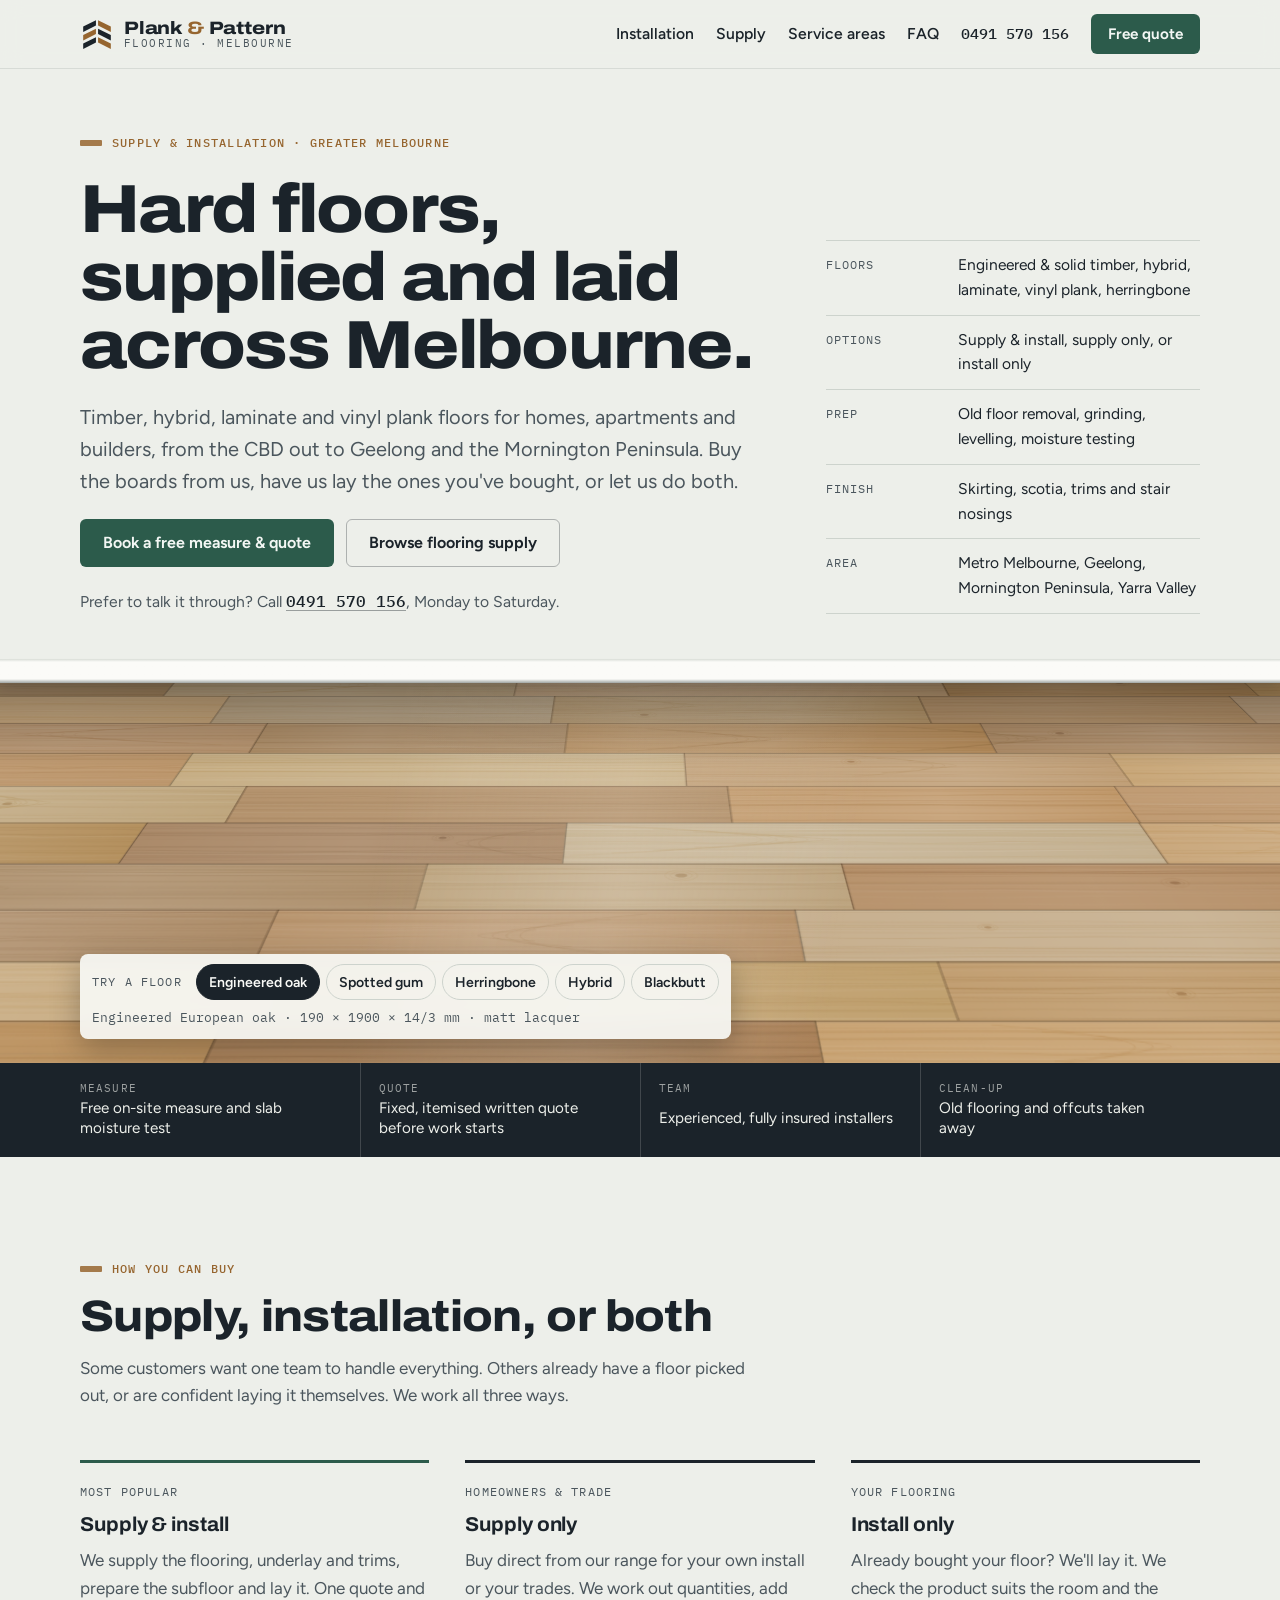
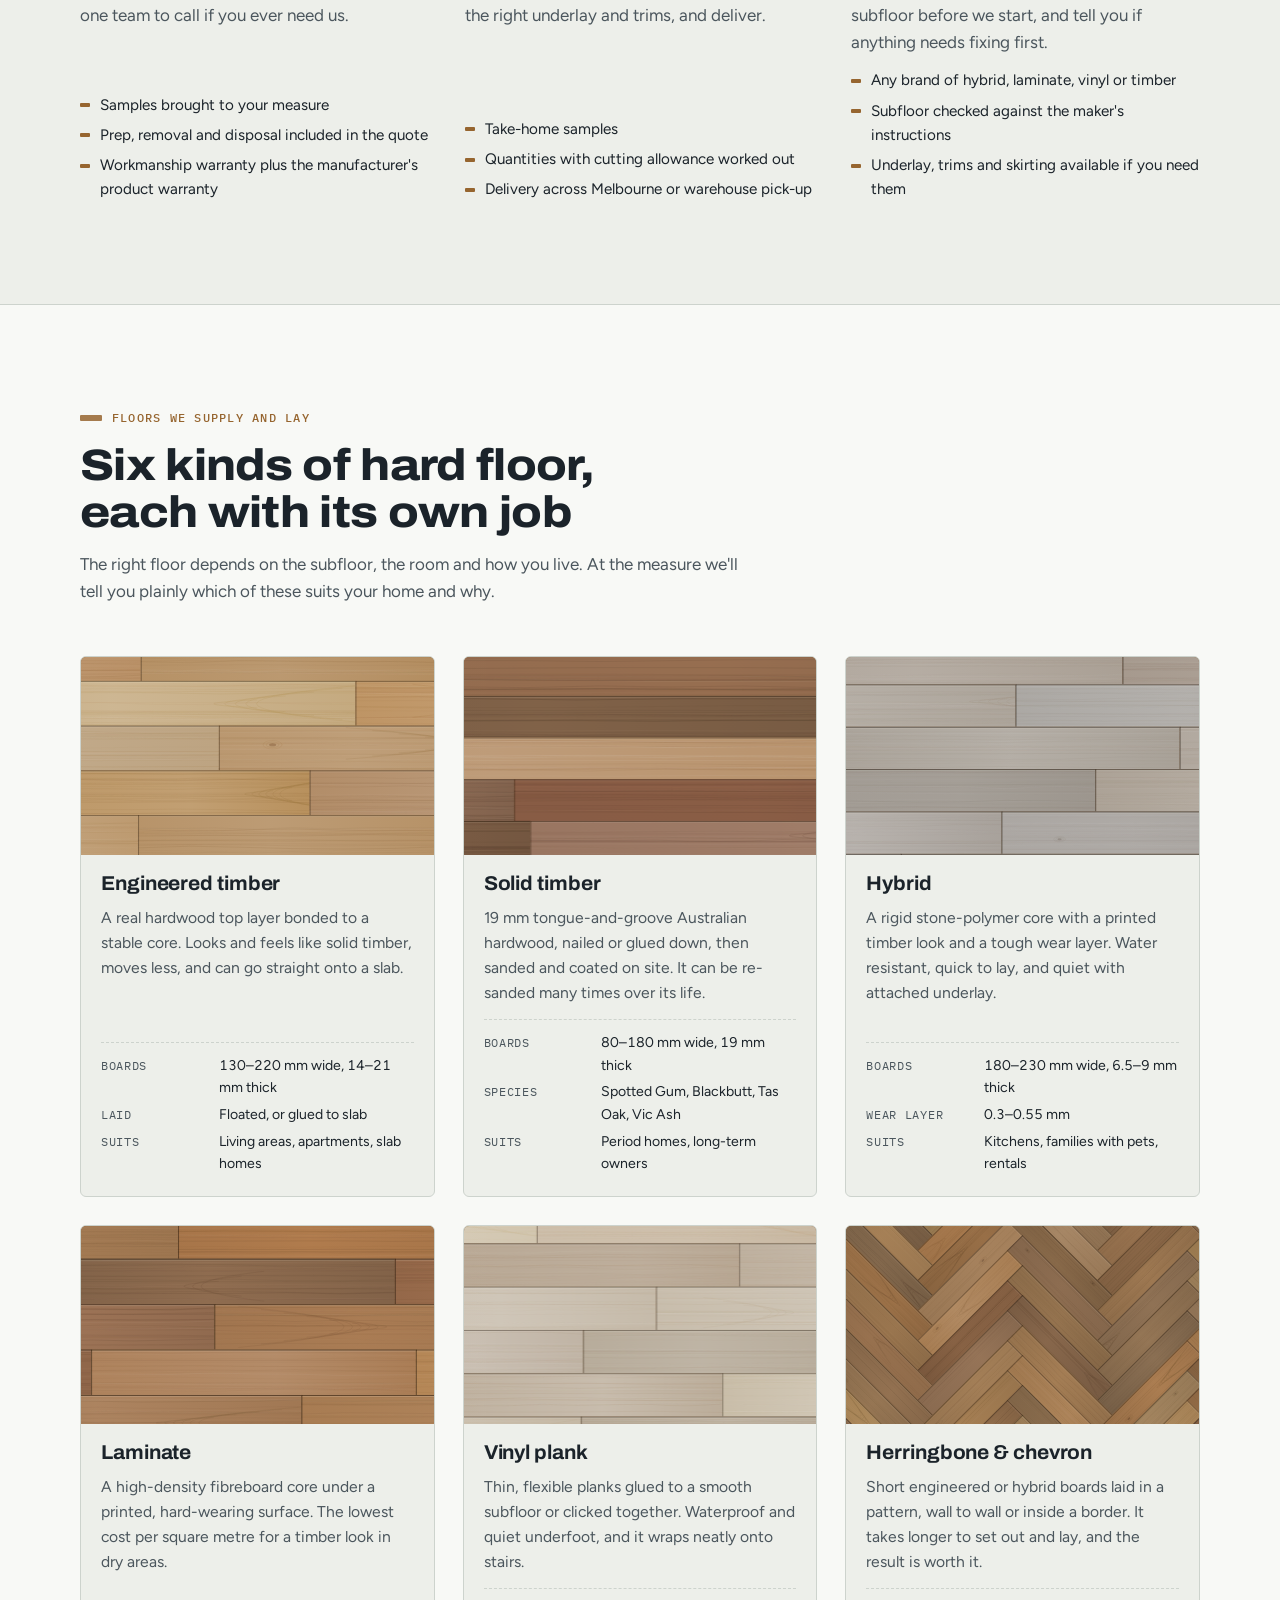
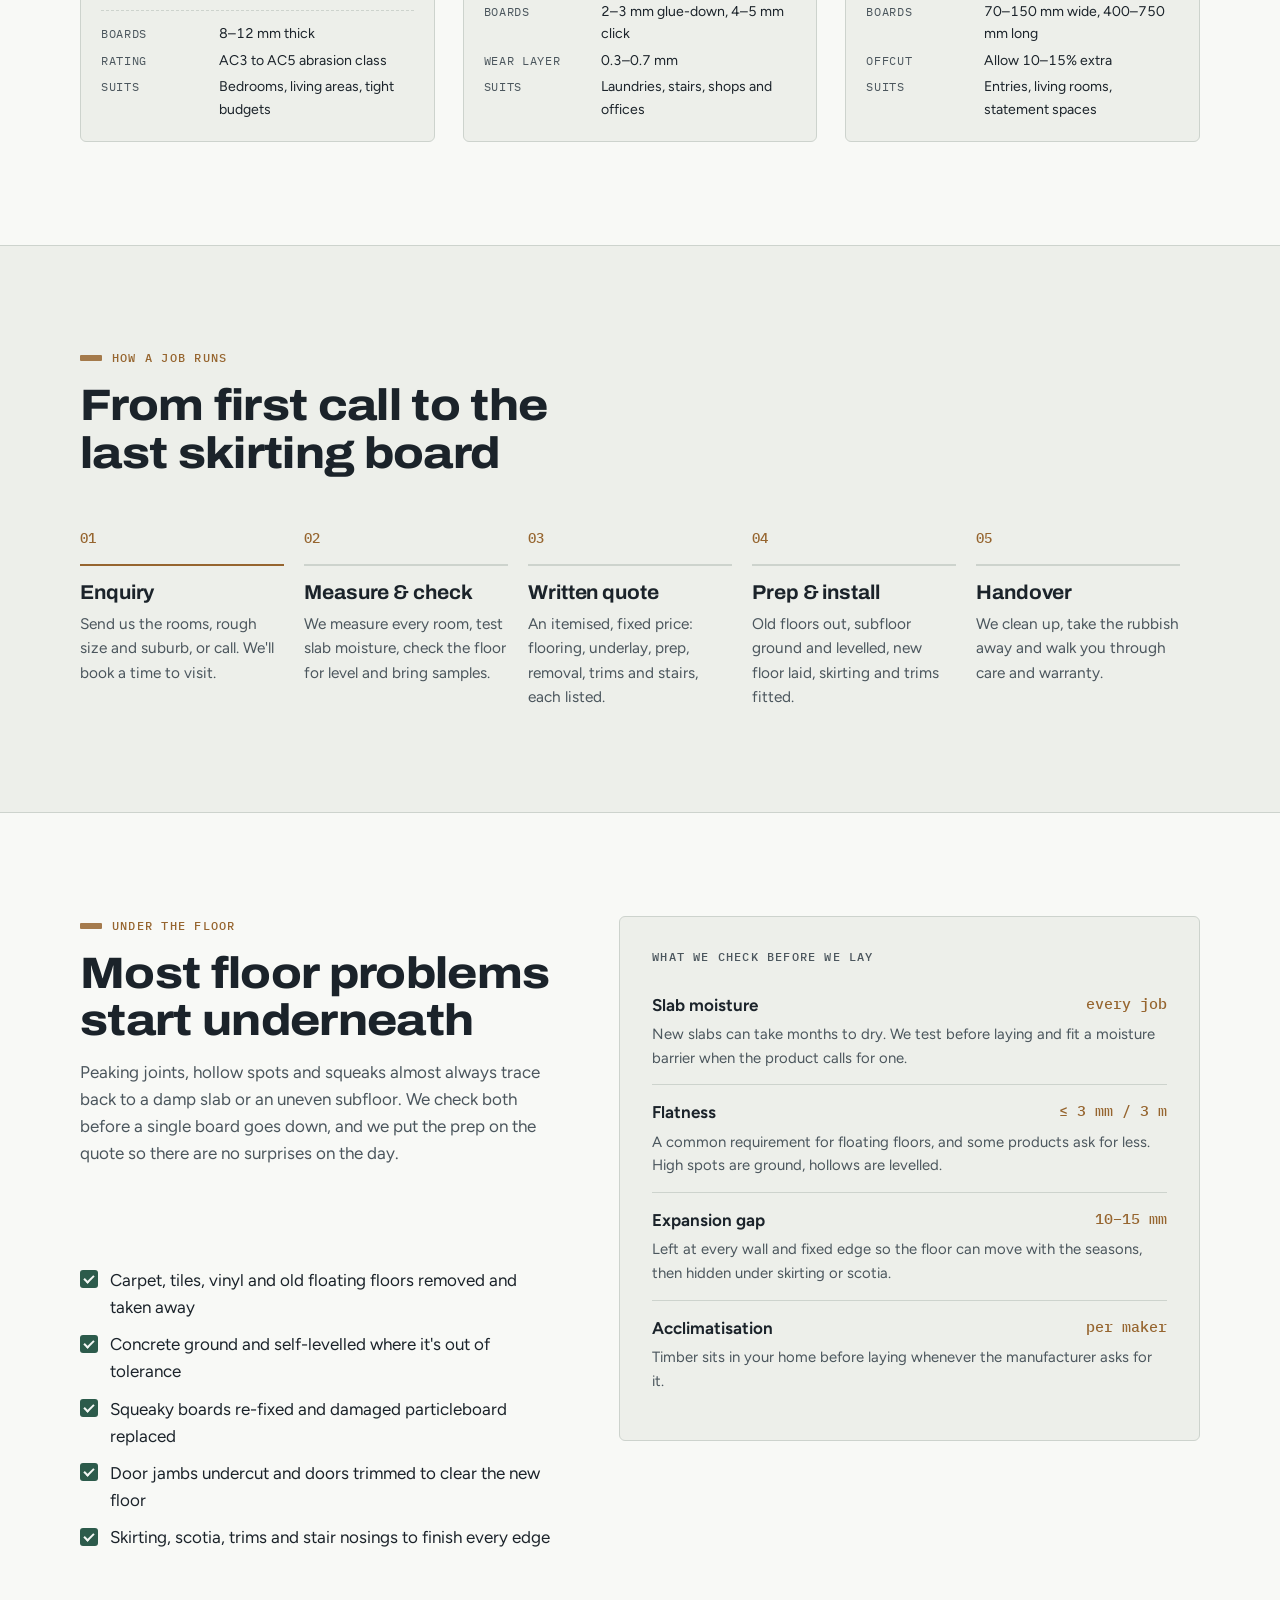
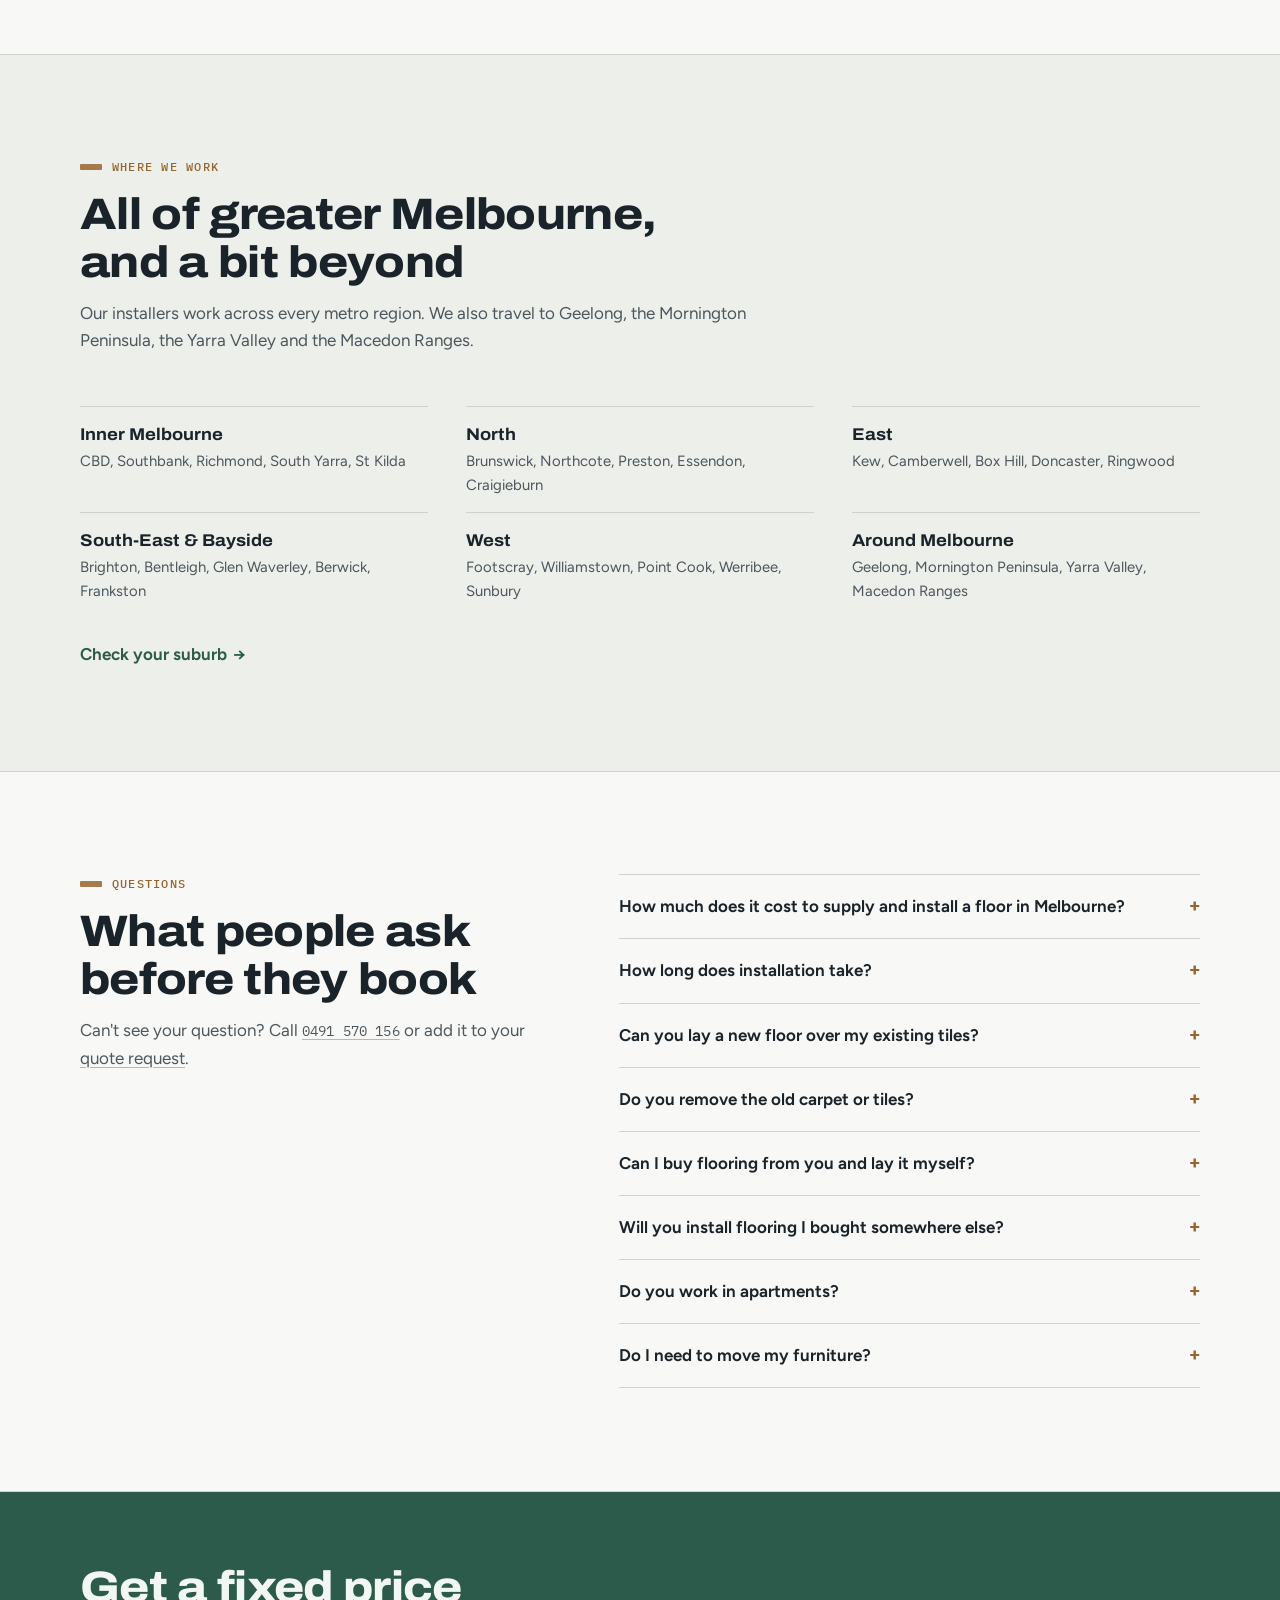
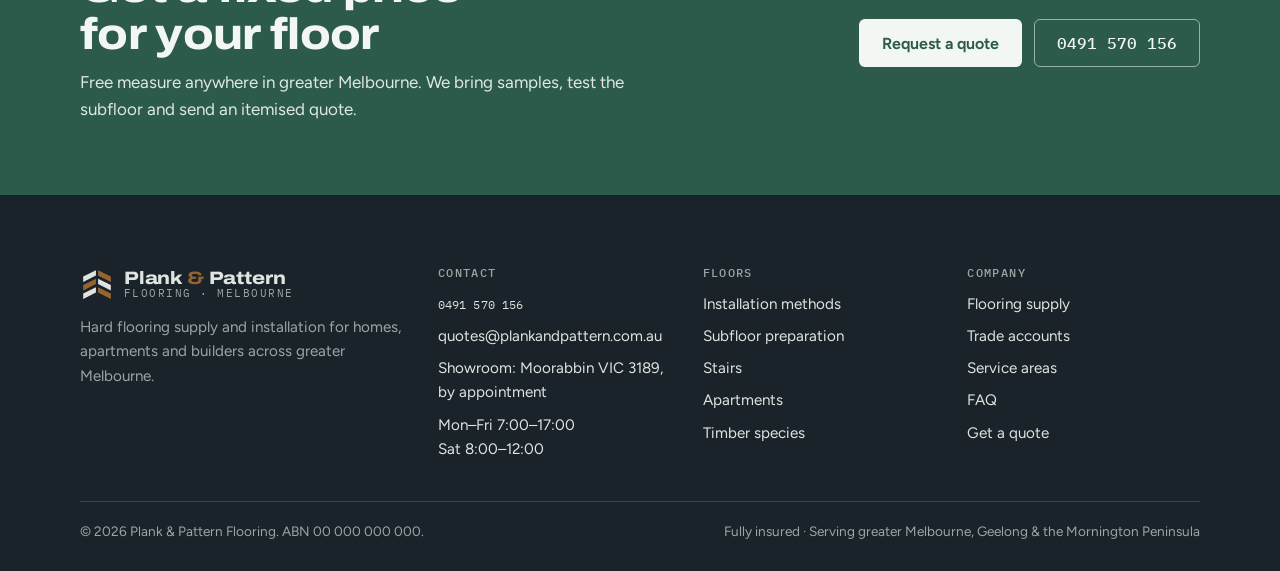
<file: index.html>
<!doctype html>
<html lang="en-AU">
<head>
  <meta charset="utf-8">
  <meta name="viewport" content="width=device-width, initial-scale=1, viewport-fit=cover">
  <title>Plank &amp; Pattern Flooring | Hard Floor Supply &amp; Installation Melbourne</title>
  <meta name="description" content="Timber, hybrid, laminate and vinyl plank flooring supplied and installed across greater Melbourne. Free measure and fixed written quote. Supply-only and install-only available.">
  <link rel="canonical" href="https://www.plankandpattern.com.au/">
  <meta name="theme-color" content="#1b232a">
  <meta property="og:type" content="website">
  <meta property="og:site_name" content="Plank &amp; Pattern Flooring">
  <meta property="og:title" content="Plank &amp; Pattern Flooring | Hard Floor Supply &amp; Installation Melbourne">
  <meta property="og:description" content="Timber, hybrid, laminate and vinyl plank flooring supplied and installed across greater Melbourne. Free measure and fixed written quote. Supply-only and install-only available.">
  <meta property="og:url" content="https://www.plankandpattern.com.au/">
  <meta property="og:image" content="https://www.plankandpattern.com.au/assets/img/og-image.jpg">
  <meta property="og:locale" content="en_AU">
  <meta name="twitter:card" content="summary_large_image">
  <link rel="icon" href="assets/img/favicon.svg" type="image/svg+xml">
  <link rel="preconnect" href="https://fonts.googleapis.com">
  <link rel="preconnect" href="https://fonts.gstatic.com" crossorigin>
  <link rel="stylesheet" href="https://fonts.googleapis.com/css2?family=Archivo:wdth,wght@62..125,500..900&amp;family=Figtree:ital,wght@0,400..700;1,400&amp;family=IBM+Plex+Mono:wght@400;500&amp;display=swap">
  <link rel="stylesheet" href="assets/css/styles.css">
</head>
<body>
  <a class="skip-link" href="#main">Skip to content</a>

  <header class="site-header">
    <div class="wrap site-header__inner">
      <a class="brand" href="index.html" aria-label="Plank &amp; Pattern Flooring, home">
        <svg class="brand__mark" viewBox="0 0 32 32" aria-hidden="true" focusable="false">
          <path class="b1" d="M3 9 15 3v5L3 14z"/><path class="b2" d="M17 3l12 6v5L17 8z"/>
          <path class="b2" d="M3 17l12-6v5L3 22z"/><path class="b1" d="M17 11l12 6v5l-12-6z"/>
          <path class="b1" d="M3 25l12-6v5L3 30z"/><path class="b2" d="M17 19l12 6v5l-12-6z"/>
        </svg>
        <span class="brand__text">
          <span class="brand__name">Plank <span class="amp">&amp;</span> Pattern</span>
          <span class="brand__sub">Flooring · Melbourne</span>
        </span>
      </a>
      <button class="nav-toggle" type="button" aria-expanded="false" aria-controls="site-nav">
        <span class="nav-toggle__bars" aria-hidden="true"><span></span><span></span><span></span></span>
        Menu
      </button>
      <nav id="site-nav" class="site-nav" aria-label="Main">
        <ul>
          <li><a href="installation.html">Installation</a></li>
          <li><a href="supply.html">Supply</a></li>
          <li><a href="service-areas.html">Service areas</a></li>
          <li><a href="index.html#faq">FAQ</a></li>
        </ul>
        <a class="nav-phone" href="tel:+61491570156">0491 570 156</a>
        <a class="btn btn--primary btn--sm" href="quote.html">Free quote</a>
      </nav>
    </div>
  </header>

  <main id="main">
    <section class="room hero" aria-labelledby="hero-title">
      <div class="room__wall">
        <div class="wrap hero-grid">
          <div class="hero-copy">
            <p class="eyebrow">Supply &amp; installation · Greater Melbourne</p>
            <h1 id="hero-title">Hard floors, supplied and laid across Melbourne.</h1>
            <p class="lede">Timber, hybrid, laminate and vinyl plank floors for homes, apartments and builders, from the CBD out to Geelong and the Mornington Peninsula. Buy the boards from us, have us lay the ones you've bought, or let us do both.</p>
            <div class="hero-actions">
              <a class="btn btn--primary" href="quote.html">Book a free measure &amp; quote</a>
              <a class="btn btn--ghost" href="supply.html">Browse flooring supply</a>
            </div>
            <p class="hero-call">Prefer to talk it through? Call <a href="tel:+61491570156">0491 570 156</a>, Monday to Saturday.</p>
          </div>
          <ul class="spec-list" aria-label="At a glance">
            <li><span class="k">Floors</span><span>Engineered &amp; solid timber, hybrid, laminate, vinyl plank, herringbone</span></li>
            <li><span class="k">Options</span><span>Supply &amp; install, supply only, or install only</span></li>
            <li><span class="k">Prep</span><span>Old floor removal, grinding, levelling, moisture testing</span></li>
            <li><span class="k">Finish</span><span>Skirting, scotia, trims and stair nosings</span></li>
            <li><span class="k">Area</span><span>Metro Melbourne, Geelong, Mornington Peninsula, Yarra Valley</span></li>
          </ul>
        </div>
      </div>
      <div class="skirting" aria-hidden="true"></div>
      <div class="floor-stage">
        <canvas id="hero-floor" data-floor="engineered-oak" data-span="5200" role="img" aria-label="The selected floor, laid in a room"></canvas>
        <div class="floor-picker">
          <div class="wrap">
            <div class="floor-picker__panel" data-floor-picker data-target="hero-floor">
              <span class="floor-picker__label" id="picker-label">Try a floor</span>
              <div class="chips" role="group" aria-labelledby="picker-label">
                <button class="chip" type="button" data-pick="engineered-oak" aria-pressed="true">Engineered oak</button>
                <button class="chip" type="button" data-pick="spotted-gum" aria-pressed="false">Spotted gum</button>
                <button class="chip" type="button" data-pick="herringbone" aria-pressed="false">Herringbone</button>
                <button class="chip" type="button" data-pick="hybrid" aria-pressed="false">Hybrid</button>
                <button class="chip" type="button" data-pick="blackbutt" aria-pressed="false">Blackbutt</button>
              </div>
              <p class="floor-picker__spec" data-floor-spec aria-live="polite">Engineered European oak · 190 × 1900 × 14/3 mm · matt lacquer</p>
            </div>
          </div>
        </div>
      </div>
    </section>

    <section class="strip" aria-label="What every job includes">
      <div class="wrap">
        <ul>
          <li><span class="k">Measure</span>Free on-site measure and slab moisture test</li>
          <li><span class="k">Quote</span>Fixed, itemised written quote before work starts</li>
          <li><span class="k">Team</span>Experienced, fully insured installers</li>
          <li><span class="k">Clean-up</span>Old flooring and offcuts taken away</li>
        </ul>
      </div>
    </section>

    <section class="section" aria-labelledby="ways-title">
      <div class="wrap">
        <div class="section-head">
          <p class="eyebrow">How you can buy</p>
          <h2 id="ways-title">Supply, installation, or both</h2>
          <p>Some customers want one team to handle everything. Others already have a floor picked out, or are confident laying it themselves. We work all three ways.</p>
        </div>
        <div class="ways">
          <article class="way way--feature">
            <span class="way__tag">Most popular</span>
            <h3>Supply &amp; install</h3>
            <p>We supply the flooring, underlay and trims, prepare the subfloor and lay it. One quote and one team to call if you ever need us.</p>
            <ul>
              <li>Samples brought to your measure</li>
              <li>Prep, removal and disposal included in the quote</li>
              <li>Workmanship warranty plus the manufacturer's product warranty</li>
            </ul>
          </article>
          <article class="way">
            <span class="way__tag">Homeowners &amp; trade</span>
            <h3>Supply only</h3>
            <p>Buy direct from our range for your own install or your trades. We work out quantities, add the right underlay and trims, and deliver.</p>
            <ul>
              <li>Take-home samples</li>
              <li>Quantities with cutting allowance worked out</li>
              <li>Delivery across Melbourne or warehouse pick-up</li>
            </ul>
          </article>
          <article class="way">
            <span class="way__tag">Your flooring</span>
            <h3>Install only</h3>
            <p>Already bought your floor? We'll lay it. We check the product suits the room and the subfloor before we start, and tell you if anything needs fixing first.</p>
            <ul>
              <li>Any brand of hybrid, laminate, vinyl or timber</li>
              <li>Subfloor checked against the maker's instructions</li>
              <li>Underlay, trims and skirting available if you need them</li>
            </ul>
          </article>
        </div>
      </div>
    </section>

    <section class="section section--paper" aria-labelledby="floors-title">
      <div class="wrap">
        <div class="section-head">
          <p class="eyebrow">Floors we supply and lay</p>
          <h2 id="floors-title">Six kinds of hard floor, each with its own job</h2>
          <p>The right floor depends on the subfloor, the room and how you live. At the measure we'll tell you plainly which of these suits your home and why.</p>
        </div>
        <div class="floor-grid">
          <article class="floor-card">
            <canvas data-floor="engineered-oak" data-span="1500" aria-hidden="true"></canvas>
            <div class="floor-card__body">
              <h3>Engineered timber</h3>
              <p>A real hardwood top layer bonded to a stable core. Looks and feels like solid timber, moves less, and can go straight onto a slab.</p>
              <dl>
                <dt>Boards</dt><dd>130–220 mm wide, 14–21 mm thick</dd>
                <dt>Laid</dt><dd>Floated, or glued to slab</dd>
                <dt>Suits</dt><dd>Living areas, apartments, slab homes</dd>
              </dl>
            </div>
          </article>
          <article class="floor-card">
            <canvas data-floor="spotted-gum" data-span="1100" aria-hidden="true"></canvas>
            <div class="floor-card__body">
              <h3>Solid timber</h3>
              <p>19 mm tongue-and-groove Australian hardwood, nailed or glued down, then sanded and coated on site. It can be re-sanded many times over its life.</p>
              <dl>
                <dt>Boards</dt><dd>80–180 mm wide, 19 mm thick</dd>
                <dt>Species</dt><dd>Spotted Gum, Blackbutt, Tas Oak, Vic Ash</dd>
                <dt>Suits</dt><dd>Period homes, long-term owners</dd>
              </dl>
            </div>
          </article>
          <article class="floor-card">
            <canvas data-floor="hybrid" data-span="1500" aria-hidden="true"></canvas>
            <div class="floor-card__body">
              <h3>Hybrid</h3>
              <p>A rigid stone-polymer core with a printed timber look and a tough wear layer. Water resistant, quick to lay, and quiet with attached underlay.</p>
              <dl>
                <dt>Boards</dt><dd>180–230 mm wide, 6.5–9 mm thick</dd>
                <dt>Wear layer</dt><dd>0.3–0.55 mm</dd>
                <dt>Suits</dt><dd>Kitchens, families with pets, rentals</dd>
              </dl>
            </div>
          </article>
          <article class="floor-card">
            <canvas data-floor="laminate" data-span="1500" aria-hidden="true"></canvas>
            <div class="floor-card__body">
              <h3>Laminate</h3>
              <p>A high-density fibreboard core under a printed, hard-wearing surface. The lowest cost per square metre for a timber look in dry areas.</p>
              <dl>
                <dt>Boards</dt><dd>8–12 mm thick</dd>
                <dt>Rating</dt><dd>AC3 to AC5 abrasion class</dd>
                <dt>Suits</dt><dd>Bedrooms, living areas, tight budgets</dd>
              </dl>
            </div>
          </article>
          <article class="floor-card">
            <canvas data-floor="vinyl" data-span="1500" aria-hidden="true"></canvas>
            <div class="floor-card__body">
              <h3>Vinyl plank</h3>
              <p>Thin, flexible planks glued to a smooth subfloor or clicked together. Waterproof and quiet underfoot, and it wraps neatly onto stairs.</p>
              <dl>
                <dt>Boards</dt><dd>2–3 mm glue-down, 4–5 mm click</dd>
                <dt>Wear layer</dt><dd>0.3–0.7 mm</dd>
                <dt>Suits</dt><dd>Laundries, stairs, shops and offices</dd>
              </dl>
            </div>
          </article>
          <article class="floor-card">
            <canvas data-floor="herringbone" data-span="1500" aria-hidden="true"></canvas>
            <div class="floor-card__body">
              <h3>Herringbone &amp; chevron</h3>
              <p>Short engineered or hybrid boards laid in a pattern, wall to wall or inside a border. It takes longer to set out and lay, and the result is worth it.</p>
              <dl>
                <dt>Boards</dt><dd>70–150 mm wide, 400–750 mm long</dd>
                <dt>Offcut</dt><dd>Allow 10–15% extra</dd>
                <dt>Suits</dt><dd>Entries, living rooms, statement spaces</dd>
              </dl>
            </div>
          </article>
        </div>
      </div>
    </section>

    <section class="section" aria-labelledby="process-title">
      <div class="wrap">
        <div class="section-head">
          <p class="eyebrow">How a job runs</p>
          <h2 id="process-title">From first call to the last skirting board</h2>
        </div>
        <ol class="steps">
          <li>
            <h3>Enquiry</h3>
            <p>Send us the rooms, rough size and suburb, or call. We'll book a time to visit.</p>
          </li>
          <li>
            <h3>Measure &amp; check</h3>
            <p>We measure every room, test slab moisture, check the floor for level and bring samples.</p>
          </li>
          <li>
            <h3>Written quote</h3>
            <p>An itemised, fixed price: flooring, underlay, prep, removal, trims and stairs, each listed.</p>
          </li>
          <li>
            <h3>Prep &amp; install</h3>
            <p>Old floors out, subfloor ground and levelled, new floor laid, skirting and trims fitted.</p>
          </li>
          <li>
            <h3>Handover</h3>
            <p>We clean up, take the rubbish away and walk you through care and warranty.</p>
          </li>
        </ol>
      </div>
    </section>

    <section class="section section--paper" aria-labelledby="prep-title">
      <div class="wrap split">
        <div class="stack">
          <div class="section-head">
            <p class="eyebrow">Under the floor</p>
            <h2 id="prep-title">Most floor problems start underneath</h2>
            <p>Peaking joints, hollow spots and squeaks almost always trace back to a damp slab or an uneven subfloor. We check both before a single board goes down, and we put the prep on the quote so there are no surprises on the day.</p>
          </div>
          <ul class="ticks">
            <li>Carpet, tiles, vinyl and old floating floors removed and taken away</li>
            <li>Concrete ground and self-levelled where it's out of tolerance</li>
            <li>Squeaky boards re-fixed and damaged particleboard replaced</li>
            <li>Door jambs undercut and doors trimmed to clear the new floor</li>
            <li>Skirting, scotia, trims and stair nosings to finish every edge</li>
          </ul>
        </div>
        <div class="panel">
          <p class="panel__title">What we check before we lay</p>
          <ul class="measure">
            <li>
              <strong>Slab moisture</strong><span class="val">every job</span>
              <span class="note">New slabs can take months to dry. We test before laying and fit a moisture barrier when the product calls for one.</span>
            </li>
            <li>
              <strong>Flatness</strong><span class="val">≤ 3 mm / 3 m</span>
              <span class="note">A common requirement for floating floors, and some products ask for less. High spots are ground, hollows are levelled.</span>
            </li>
            <li>
              <strong>Expansion gap</strong><span class="val">10–15 mm</span>
              <span class="note">Left at every wall and fixed edge so the floor can move with the seasons, then hidden under skirting or scotia.</span>
            </li>
            <li>
              <strong>Acclimatisation</strong><span class="val">per maker</span>
              <span class="note">Timber sits in your home before laying whenever the manufacturer asks for it.</span>
            </li>
          </ul>
        </div>
      </div>
    </section>

    <section class="section" aria-labelledby="areas-title">
      <div class="wrap">
        <div class="section-head">
          <p class="eyebrow">Where we work</p>
          <h2 id="areas-title">All of greater Melbourne, and a bit beyond</h2>
          <p>Our installers work across every metro region. We also travel to Geelong, the Mornington Peninsula, the Yarra Valley and the Macedon Ranges.</p>
        </div>
        <ul class="region-list">
          <li><strong>Inner Melbourne</strong><span>CBD, Southbank, Richmond, South Yarra, St Kilda</span></li>
          <li><strong>North</strong><span>Brunswick, Northcote, Preston, Essendon, Craigieburn</span></li>
          <li><strong>East</strong><span>Kew, Camberwell, Box Hill, Doncaster, Ringwood</span></li>
          <li><strong>South-East &amp; Bayside</strong><span>Brighton, Bentleigh, Glen Waverley, Berwick, Frankston</span></li>
          <li><strong>West</strong><span>Footscray, Williamstown, Point Cook, Werribee, Sunbury</span></li>
          <li><strong>Around Melbourne</strong><span>Geelong, Mornington Peninsula, Yarra Valley, Macedon Ranges</span></li>
        </ul>
        <p style="margin-top: 24px;"><a class="arrow-link" href="service-areas.html">Check your suburb</a></p>
      </div>
    </section>

    <section class="section section--paper" id="faq" aria-labelledby="faq-title">
      <div class="wrap split">
        <div class="section-head">
          <p class="eyebrow">Questions</p>
          <h2 id="faq-title">What people ask before they book</h2>
          <p>Can't see your question? Call <a class="mono" href="tel:+61491570156">0491 570 156</a> or add it to your <a href="quote.html">quote request</a>.</p>
        </div>
        <div class="faq">
          <details>
            <summary>How much does it cost to supply and install a floor in Melbourne?</summary>
            <div class="answer">
              <p>It depends on the product and how much prep the subfloor needs. As a guide, hybrid and laminate usually land between $55 and $110 per m² supplied and laid, engineered timber between $110 and $190, and solid timber sanded and coated on site between $160 and $260.</p>
              <p>Our <a href="quote.html">quote page</a> gives an indicative range for your area. Your fixed price comes after the free measure.</p>
            </div>
          </details>
          <details>
            <summary>How long does installation take?</summary>
            <div class="answer">
              <p>For a typical 60 m² job, hybrid or laminate takes one to two days and engineered timber two to three. Solid timber takes four to seven days including sanding and coating, plus curing time before furniture goes back. Herringbone takes longer than a straight lay.</p>
            </div>
          </details>
          <details>
            <summary>Can you lay a new floor over my existing tiles?</summary>
            <div class="answer">
              <p>Often, yes, for floating floors. The tiles must be firmly bonded and flat, so we tap-test for drummy tiles and check the extra height at doorways, stairs and appliances. If the tiles aren't sound, we remove them.</p>
            </div>
          </details>
          <details>
            <summary>Do you remove the old carpet or tiles?</summary>
            <div class="answer">
              <p>Yes. Removal and disposal is listed as its own line on your quote, and we take everything away.</p>
            </div>
          </details>
          <details>
            <summary>Can I buy flooring from you and lay it myself?</summary>
            <div class="answer">
              <p>Yes. Visit the showroom or borrow samples, and we'll work out quantities with the right cutting allowance. We also sell the underlay, trims, adhesives and tools to go with it. See <a href="supply.html">flooring supply</a>.</p>
            </div>
          </details>
          <details>
            <summary>Will you install flooring I bought somewhere else?</summary>
            <div class="answer">
              <p>Yes. We check the product suits the room and subfloor first. The product warranty stays with the brand you bought from, and our workmanship is covered by us.</p>
            </div>
          </details>
          <details>
            <summary>Do you work in apartments?</summary>
            <div class="answer">
              <p>Yes. Many owners corporations set an acoustic rating your new floor must meet. We'll supply an underlay system tested to that rating, give you the paperwork for the building manager, and work within the building's lift bookings and quiet hours.</p>
            </div>
          </details>
          <details>
            <summary>Do I need to move my furniture?</summary>
            <div class="answer">
              <p>Please clear small items, fragile pieces and anything inside cupboards. We can move larger furniture by arrangement; mention it at the measure so it's on the quote.</p>
            </div>
          </details>
        </div>
      </div>
    </section>

    <section class="cta-band" aria-labelledby="cta-title">
      <div class="wrap cta-band__inner">
        <div>
          <h2 id="cta-title">Get a fixed price for your floor</h2>
          <p>Free measure anywhere in greater Melbourne. We bring samples, test the subfloor and send an itemised quote.</p>
        </div>
        <div class="cta-band__actions">
          <a class="btn btn--light" href="quote.html">Request a quote</a>
          <a class="btn btn--outline" href="tel:+61491570156">0491 570 156</a>
        </div>
      </div>
    </section>

    <script type="application/ld+json">
    {
      "@context": "https://schema.org",
      "@type": "HomeAndConstructionBusiness",
      "name": "Plank & Pattern Flooring",
      "description": "Hard flooring supply and installation across greater Melbourne: engineered and solid timber, hybrid, laminate and vinyl plank.",
      "url": "https://www.plankandpattern.com.au/",
      "telephone": "+61 491 570 156",
      "email": "quotes@plankandpattern.com.au",
      "image": "https://www.plankandpattern.com.au/assets/img/og-image.jpg",
      "priceRange": "$$",
      "address": {
        "@type": "PostalAddress",
        "addressLocality": "Moorabbin",
        "addressRegion": "VIC",
        "postalCode": "3189",
        "addressCountry": "AU"
      },
      "areaServed": [
        { "@type": "City", "name": "Melbourne" },
        { "@type": "City", "name": "Geelong" },
        { "@type": "Place", "name": "Mornington Peninsula" },
        { "@type": "Place", "name": "Yarra Valley" },
        { "@type": "Place", "name": "Macedon Ranges" }
      ],
      "openingHoursSpecification": [
        {
          "@type": "OpeningHoursSpecification",
          "dayOfWeek": ["Monday", "Tuesday", "Wednesday", "Thursday", "Friday"],
          "opens": "07:00",
          "closes": "17:00"
        },
        {
          "@type": "OpeningHoursSpecification",
          "dayOfWeek": "Saturday",
          "opens": "08:00",
          "closes": "12:00"
        }
      ],
      "makesOffer": [
        { "@type": "Offer", "itemOffered": { "@type": "Service", "name": "Timber floor installation" } },
        { "@type": "Offer", "itemOffered": { "@type": "Service", "name": "Hybrid floor installation" } },
        { "@type": "Offer", "itemOffered": { "@type": "Service", "name": "Laminate floor installation" } },
        { "@type": "Offer", "itemOffered": { "@type": "Service", "name": "Vinyl plank installation" } },
        { "@type": "Offer", "itemOffered": { "@type": "Service", "name": "Flooring supply" } }
      ]
    }
    </script>
  </main>

  <footer class="site-footer">
    <div class="wrap footer-grid">
      <div class="footer-brand">
        <a class="brand" href="index.html" aria-label="Plank &amp; Pattern Flooring, home">
          <svg class="brand__mark" viewBox="0 0 32 32" aria-hidden="true" focusable="false">
          <path class="b1" d="M3 9 15 3v5L3 14z"/><path class="b2" d="M17 3l12 6v5L17 8z"/>
          <path class="b2" d="M3 17l12-6v5L3 22z"/><path class="b1" d="M17 11l12 6v5l-12-6z"/>
          <path class="b1" d="M3 25l12-6v5L3 30z"/><path class="b2" d="M17 19l12 6v5l-12-6z"/>
        </svg>
          <span class="brand__text">
            <span class="brand__name">Plank <span class="amp">&amp;</span> Pattern</span>
            <span class="brand__sub">Flooring · Melbourne</span>
          </span>
        </a>
        <p>Hard flooring supply and installation for homes, apartments and builders across greater Melbourne.</p>
      </div>
      <div>
        <h2>Contact</h2>
        <ul>
          <li><a class="mono" href="tel:+61491570156">0491 570 156</a></li>
          <li><a href="mailto:quotes@plankandpattern.com.au">quotes@plankandpattern.com.au</a></li>
          <li>Showroom: Moorabbin VIC 3189, by appointment</li>
          <li>Mon–Fri 7:00–17:00<br>Sat 8:00–12:00</li>
        </ul>
      </div>
      <div>
        <h2>Floors</h2>
        <ul>
          <li><a href="installation.html#methods">Installation methods</a></li>
          <li><a href="installation.html#prep">Subfloor preparation</a></li>
          <li><a href="installation.html#stairs">Stairs</a></li>
          <li><a href="installation.html#apartments">Apartments</a></li>
          <li><a href="supply.html#timber">Timber species</a></li>
        </ul>
      </div>
      <div>
        <h2>Company</h2>
        <ul>
          <li><a href="supply.html">Flooring supply</a></li>
          <li><a href="supply.html#trade">Trade accounts</a></li>
          <li><a href="service-areas.html">Service areas</a></li>
          <li><a href="index.html#faq">FAQ</a></li>
          <li><a href="quote.html">Get a quote</a></li>
        </ul>
      </div>
    </div>
    <div class="wrap footer-base">
      <span>© <span data-year>2026</span> Plank &amp; Pattern Flooring. ABN 00 000 000 000.</span>
      <span>Fully insured · Serving greater Melbourne, Geelong &amp; the Mornington Peninsula</span>
    </div>
  </footer>

  <div class="mobile-bar">
    <a class="btn btn--ghost" href="tel:+61491570156">Call us</a>
    <a class="btn btn--primary" href="quote.html">Free quote</a>
  </div>

  <script src="assets/js/main.js" defer></script>
</body>
</html>
</file>
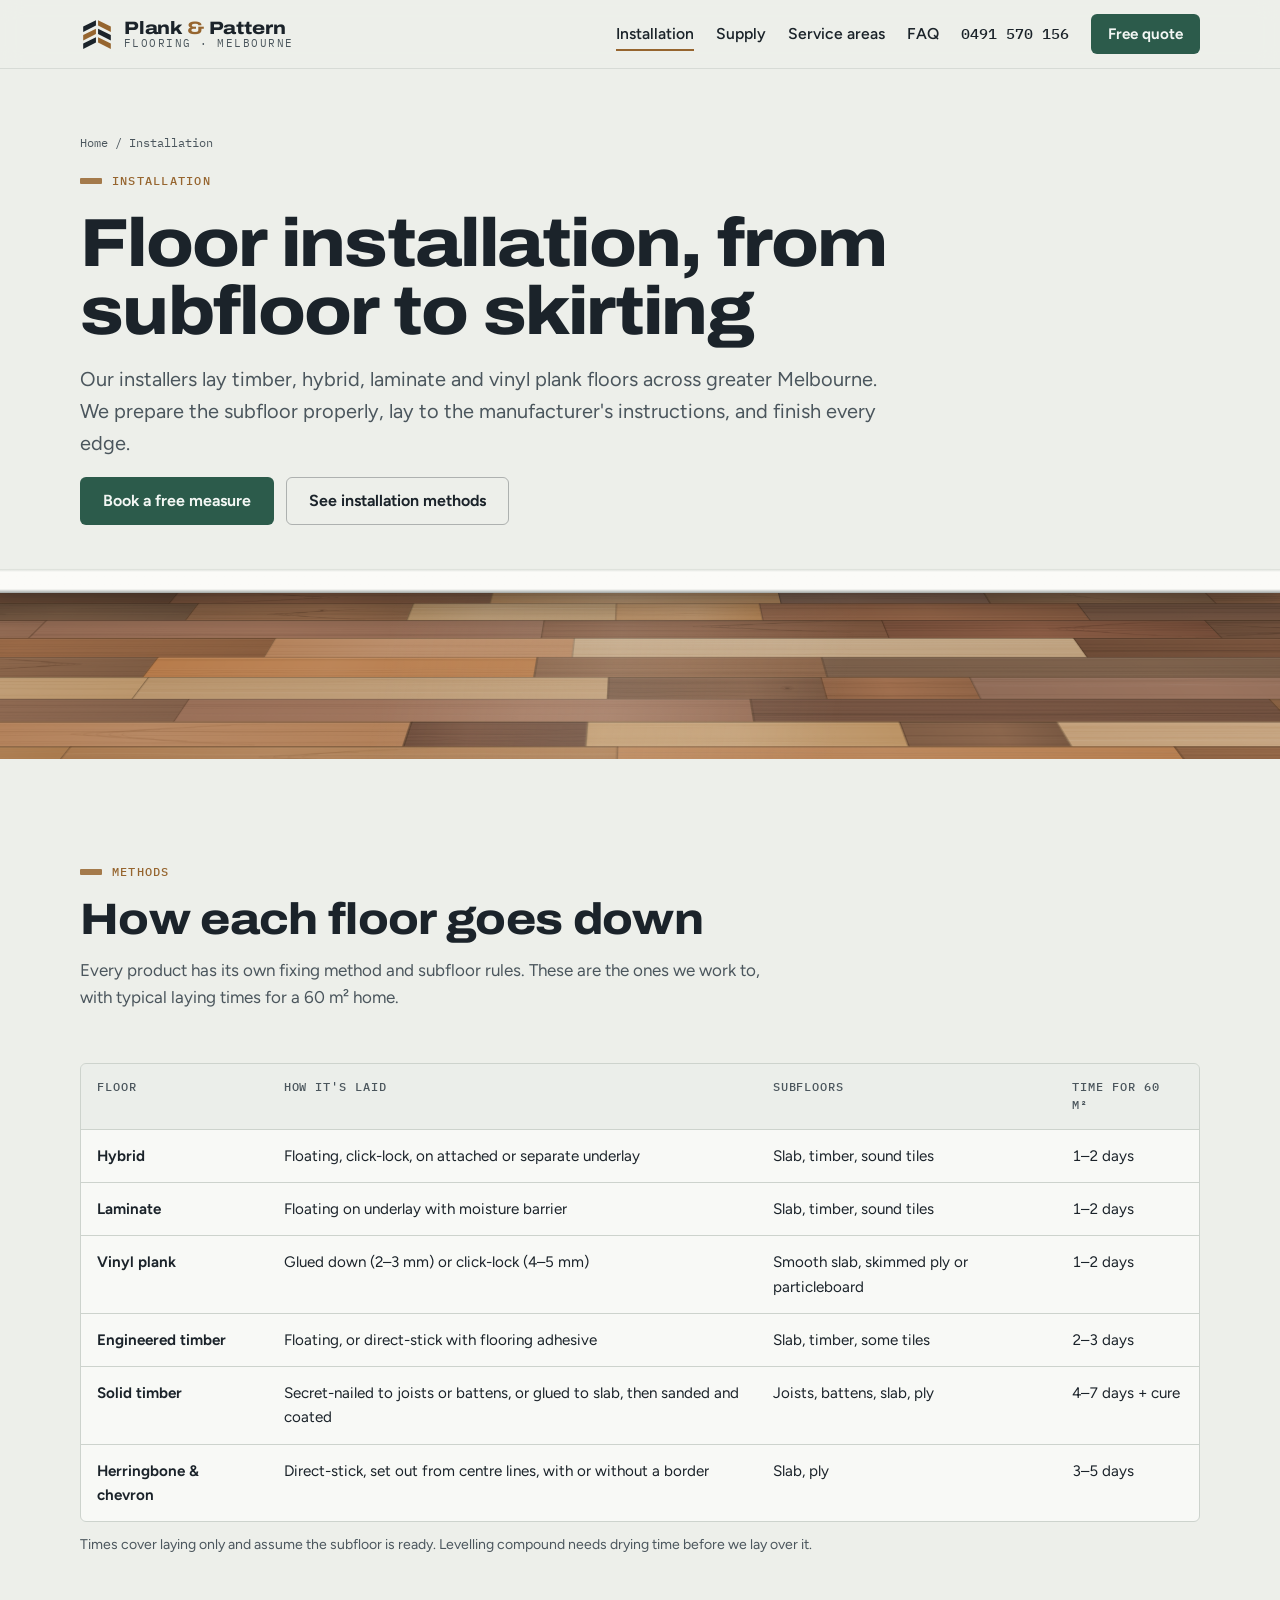
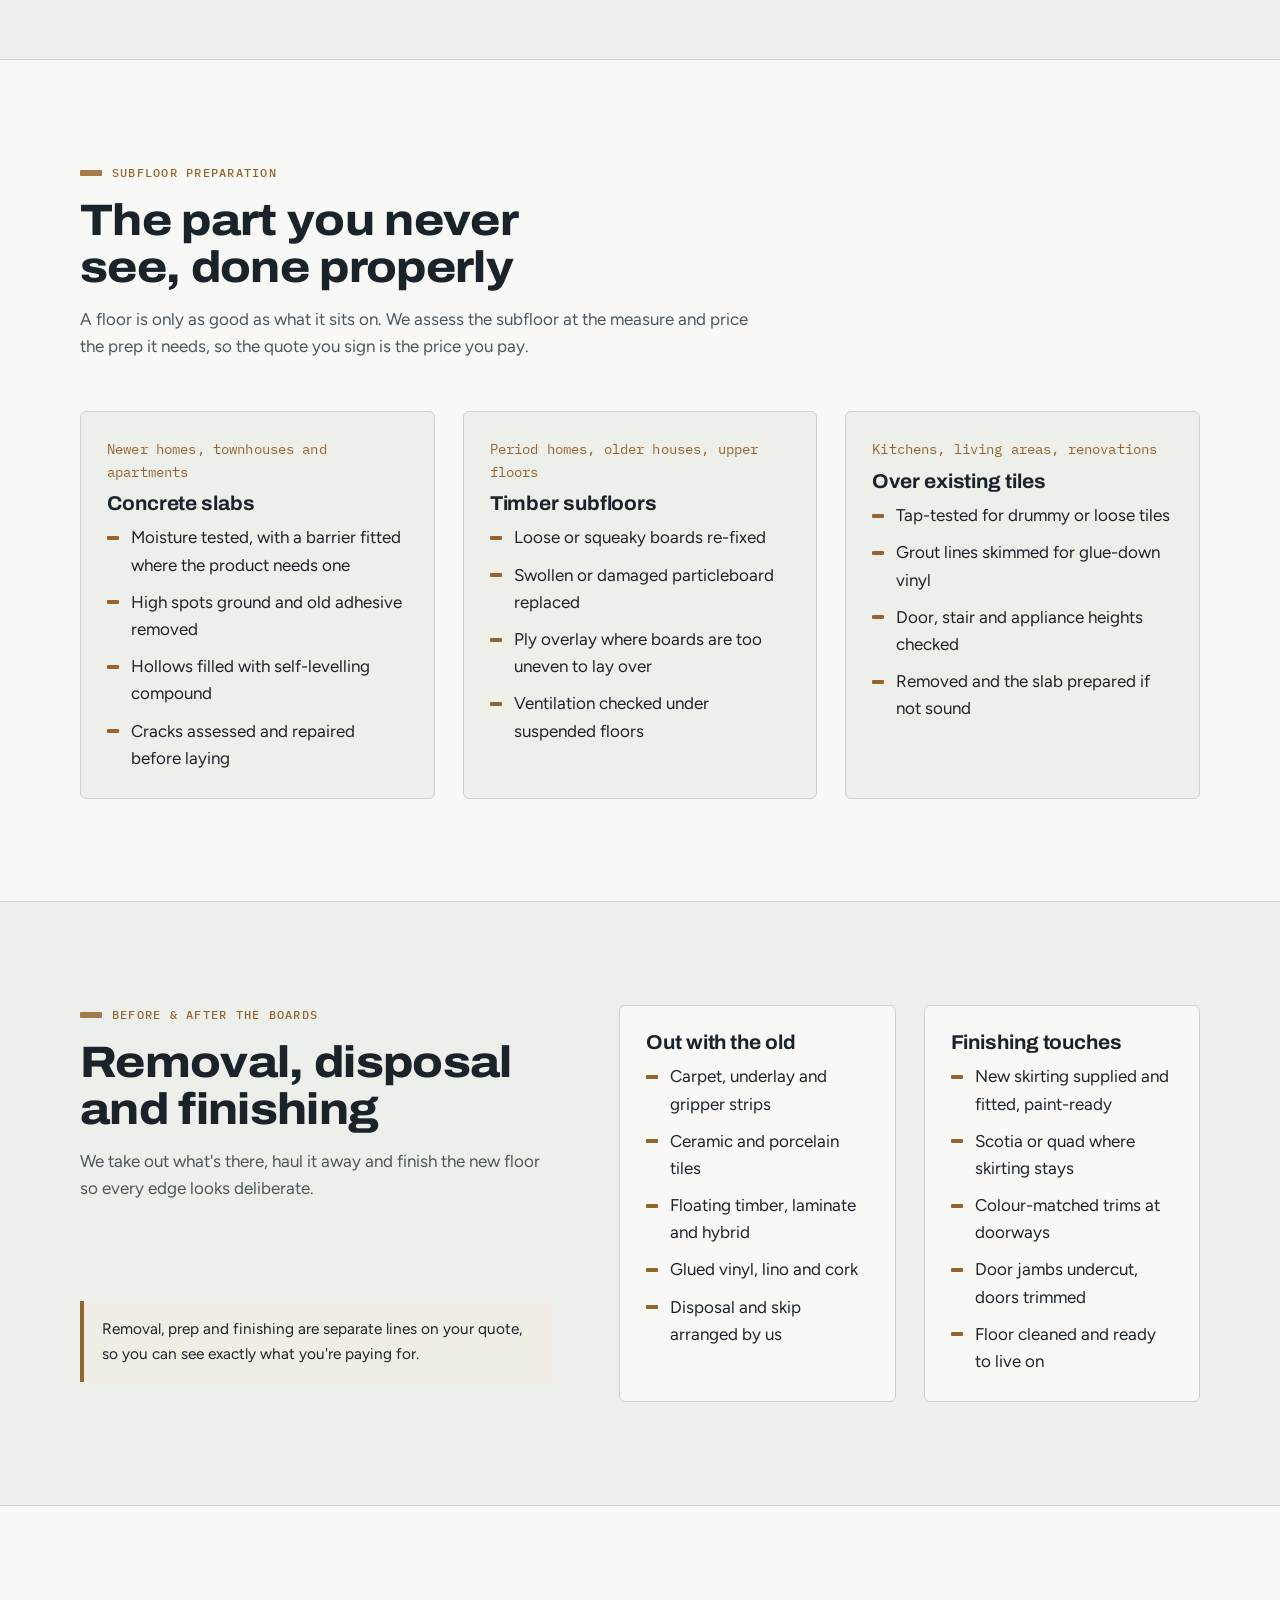
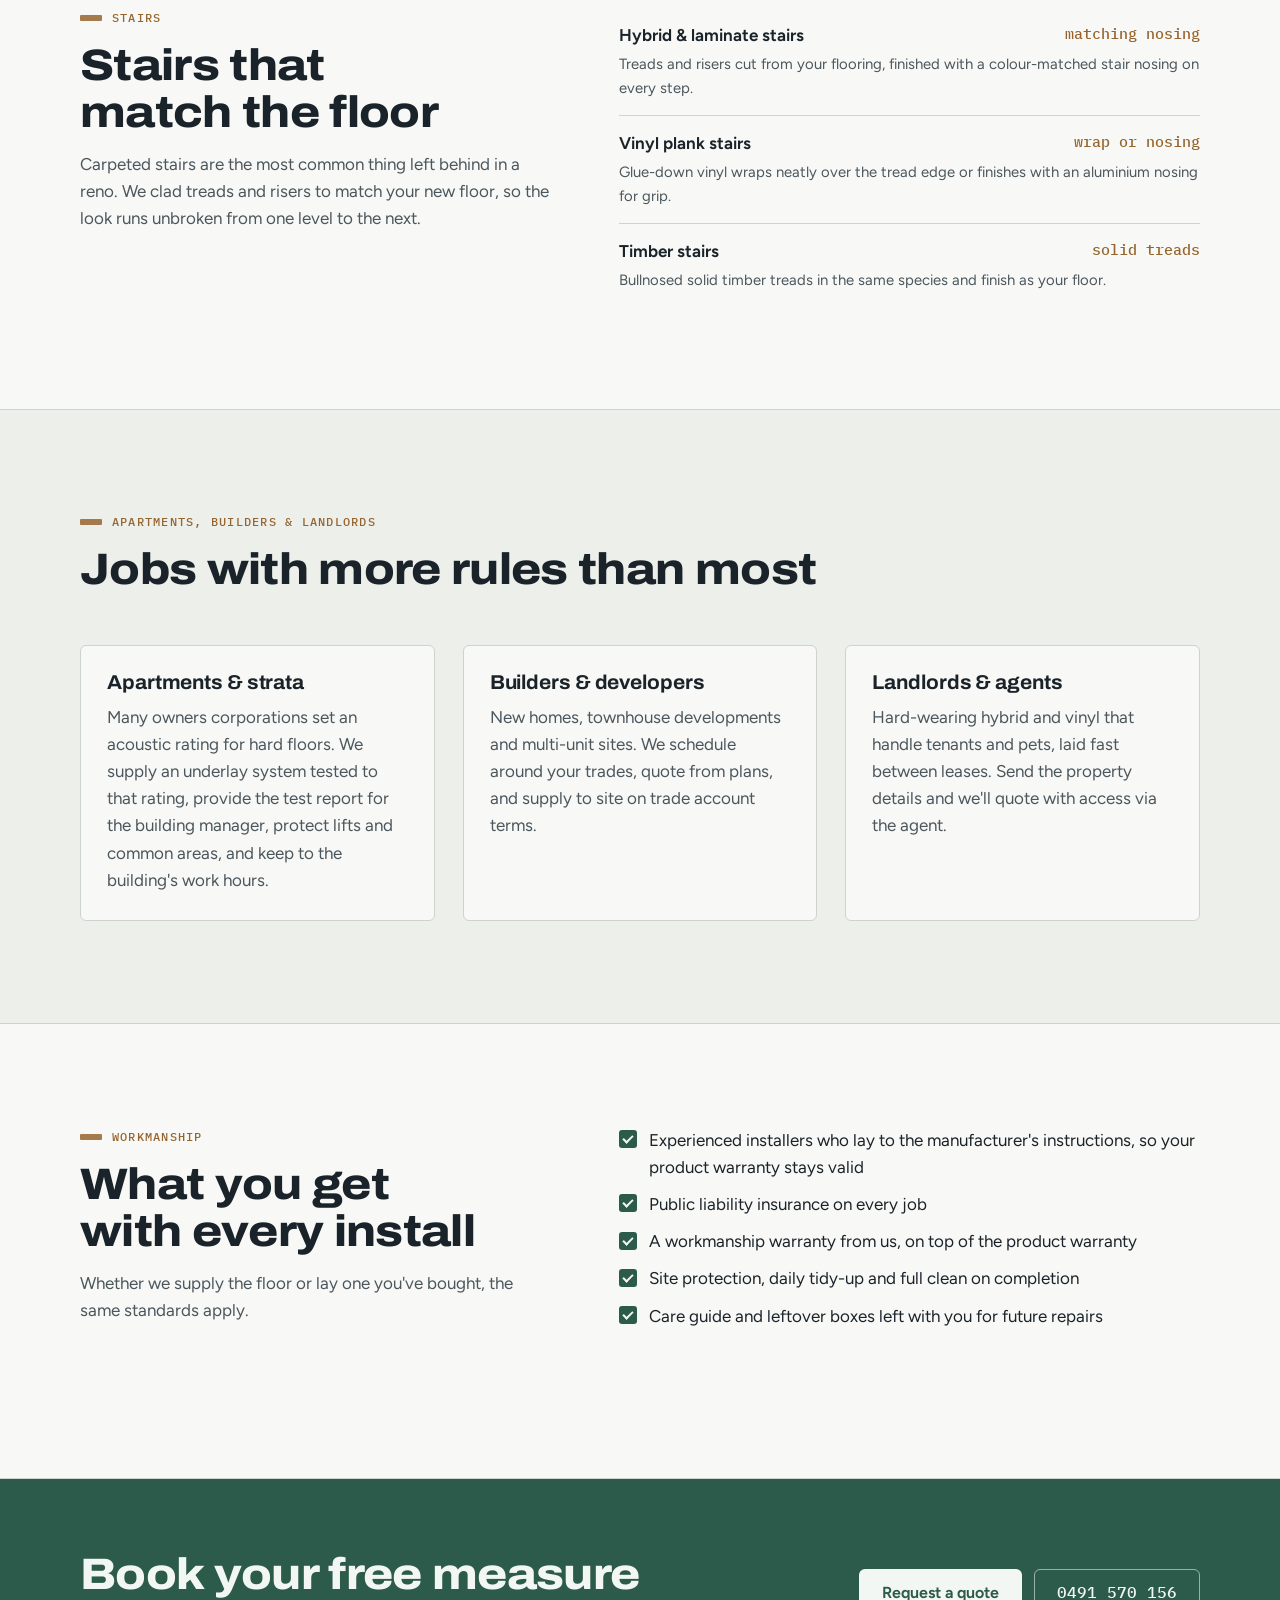
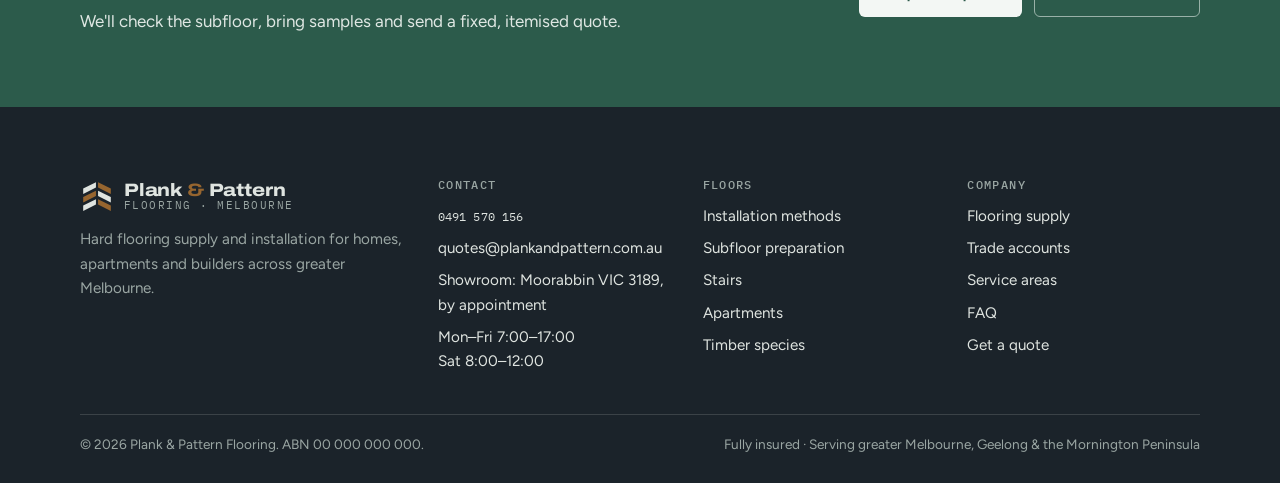
<file: installation.html>
<!doctype html>
<html lang="en-AU">
<head>
  <meta charset="utf-8">
  <meta name="viewport" content="width=device-width, initial-scale=1, viewport-fit=cover">
  <title>Floor Installation Melbourne | Timber, Hybrid, Laminate &amp; Vinyl | Plank &amp; Pattern</title>
  <meta name="description" content="Professional hard floor installation across greater Melbourne. Subfloor preparation, levelling, old floor removal, stairs, skirting and acoustic underlay for apartments.">
  <link rel="canonical" href="https://www.plankandpattern.com.au/installation.html">
  <meta name="theme-color" content="#1b232a">
  <meta property="og:type" content="website">
  <meta property="og:site_name" content="Plank &amp; Pattern Flooring">
  <meta property="og:title" content="Floor Installation Melbourne | Timber, Hybrid, Laminate &amp; Vinyl | Plank &amp; Pattern">
  <meta property="og:description" content="Professional hard floor installation across greater Melbourne. Subfloor preparation, levelling, old floor removal, stairs, skirting and acoustic underlay for apartments.">
  <meta property="og:url" content="https://www.plankandpattern.com.au/installation.html">
  <meta property="og:image" content="https://www.plankandpattern.com.au/assets/img/og-image.jpg">
  <meta property="og:locale" content="en_AU">
  <meta name="twitter:card" content="summary_large_image">
  <link rel="icon" href="assets/img/favicon.svg" type="image/svg+xml">
  <link rel="preconnect" href="https://fonts.googleapis.com">
  <link rel="preconnect" href="https://fonts.gstatic.com" crossorigin>
  <link rel="stylesheet" href="https://fonts.googleapis.com/css2?family=Archivo:wdth,wght@62..125,500..900&amp;family=Figtree:ital,wght@0,400..700;1,400&amp;family=IBM+Plex+Mono:wght@400;500&amp;display=swap">
  <link rel="stylesheet" href="assets/css/styles.css">
</head>
<body>
  <a class="skip-link" href="#main">Skip to content</a>

  <header class="site-header">
    <div class="wrap site-header__inner">
      <a class="brand" href="index.html" aria-label="Plank &amp; Pattern Flooring, home">
        <svg class="brand__mark" viewBox="0 0 32 32" aria-hidden="true" focusable="false">
          <path class="b1" d="M3 9 15 3v5L3 14z"/><path class="b2" d="M17 3l12 6v5L17 8z"/>
          <path class="b2" d="M3 17l12-6v5L3 22z"/><path class="b1" d="M17 11l12 6v5l-12-6z"/>
          <path class="b1" d="M3 25l12-6v5L3 30z"/><path class="b2" d="M17 19l12 6v5l-12-6z"/>
        </svg>
        <span class="brand__text">
          <span class="brand__name">Plank <span class="amp">&amp;</span> Pattern</span>
          <span class="brand__sub">Flooring · Melbourne</span>
        </span>
      </a>
      <button class="nav-toggle" type="button" aria-expanded="false" aria-controls="site-nav">
        <span class="nav-toggle__bars" aria-hidden="true"><span></span><span></span><span></span></span>
        Menu
      </button>
      <nav id="site-nav" class="site-nav" aria-label="Main">
        <ul>
          <li><a href="installation.html" aria-current="page">Installation</a></li>
          <li><a href="supply.html">Supply</a></li>
          <li><a href="service-areas.html">Service areas</a></li>
          <li><a href="index.html#faq">FAQ</a></li>
        </ul>
        <a class="nav-phone" href="tel:+61491570156">0491 570 156</a>
        <a class="btn btn--primary btn--sm" href="quote.html">Free quote</a>
      </nav>
    </div>
  </header>

  <main id="main">
    <section class="room page-hero" aria-labelledby="page-title">
      <div class="room__wall">
        <div class="wrap page-hero__inner">
          <p class="crumbs"><a href="index.html">Home</a> / Installation</p>
          <p class="eyebrow">Installation</p>
          <h1 id="page-title">Floor installation, from subfloor to skirting</h1>
          <p class="lede">Our installers lay timber, hybrid, laminate and vinyl plank floors across greater Melbourne. We prepare the subfloor properly, lay to the manufacturer's instructions, and finish every edge.</p>
          <div class="hero-actions">
            <a class="btn btn--primary" href="quote.html">Book a free measure</a>
            <a class="btn btn--ghost" href="#methods">See installation methods</a>
          </div>
        </div>
      </div>
      <div class="skirting" aria-hidden="true"></div>
      <div class="floor-stage floor-stage--short">
        <canvas id="install-floor" data-floor="spotted-gum" data-span="5600" aria-hidden="true"></canvas>
      </div>
    </section>

    <section class="section" id="methods" aria-labelledby="methods-title">
      <div class="wrap">
        <div class="section-head">
          <p class="eyebrow">Methods</p>
          <h2 id="methods-title">How each floor goes down</h2>
          <p>Every product has its own fixing method and subfloor rules. These are the ones we work to, with typical laying times for a 60 m² home.</p>
        </div>
        <div class="table-wrap">
          <table>
            <thead>
              <tr>
                <th scope="col">Floor</th>
                <th scope="col">How it's laid</th>
                <th scope="col">Subfloors</th>
                <th scope="col">Time for 60 m²</th>
              </tr>
            </thead>
            <tbody>
              <tr>
                <th scope="row">Hybrid</th>
                <td>Floating, click-lock, on attached or separate underlay</td>
                <td>Slab, timber, sound tiles</td>
                <td class="num">1–2 days</td>
              </tr>
              <tr>
                <th scope="row">Laminate</th>
                <td>Floating on underlay with moisture barrier</td>
                <td>Slab, timber, sound tiles</td>
                <td class="num">1–2 days</td>
              </tr>
              <tr>
                <th scope="row">Vinyl plank</th>
                <td>Glued down (2–3 mm) or click-lock (4–5 mm)</td>
                <td>Smooth slab, skimmed ply or particleboard</td>
                <td class="num">1–2 days</td>
              </tr>
              <tr>
                <th scope="row">Engineered timber</th>
                <td>Floating, or direct-stick with flooring adhesive</td>
                <td>Slab, timber, some tiles</td>
                <td class="num">2–3 days</td>
              </tr>
              <tr>
                <th scope="row">Solid timber</th>
                <td>Secret-nailed to joists or battens, or glued to slab, then sanded and coated</td>
                <td>Joists, battens, slab, ply</td>
                <td class="num">4–7 days + cure</td>
              </tr>
              <tr>
                <th scope="row">Herringbone &amp; chevron</th>
                <td>Direct-stick, set out from centre lines, with or without a border</td>
                <td>Slab, ply</td>
                <td class="num">3–5 days</td>
              </tr>
            </tbody>
          </table>
        </div>
        <p class="table-note">Times cover laying only and assume the subfloor is ready. Levelling compound needs drying time before we lay over it.</p>
      </div>
    </section>

    <section class="section section--paper" id="prep" aria-labelledby="prep-title">
      <div class="wrap">
        <div class="section-head">
          <p class="eyebrow">Subfloor preparation</p>
          <h2 id="prep-title">The part you never see, done properly</h2>
          <p>A floor is only as good as what it sits on. We assess the subfloor at the measure and price the prep it needs, so the quote you sign is the price you pay.</p>
        </div>
        <div class="cards-3">
          <article class="card">
            <p class="mono">Newer homes, townhouses and apartments</p>
            <h3>Concrete slabs</h3>
            <ul class="ticks ticks--plain">
              <li>Moisture tested, with a barrier fitted where the product needs one</li>
              <li>High spots ground and old adhesive removed</li>
              <li>Hollows filled with self-levelling compound</li>
              <li>Cracks assessed and repaired before laying</li>
            </ul>
          </article>
          <article class="card">
            <p class="mono">Period homes, older houses, upper floors</p>
            <h3>Timber subfloors</h3>
            <ul class="ticks ticks--plain">
              <li>Loose or squeaky boards re-fixed</li>
              <li>Swollen or damaged particleboard replaced</li>
              <li>Ply overlay where boards are too uneven to lay over</li>
              <li>Ventilation checked under suspended floors</li>
            </ul>
          </article>
          <article class="card">
            <p class="mono">Kitchens, living areas, renovations</p>
            <h3>Over existing tiles</h3>
            <ul class="ticks ticks--plain">
              <li>Tap-tested for drummy or loose tiles</li>
              <li>Grout lines skimmed for glue-down vinyl</li>
              <li>Door, stair and appliance heights checked</li>
              <li>Removed and the slab prepared if not sound</li>
            </ul>
          </article>
        </div>
      </div>
    </section>

    <section class="section" aria-labelledby="finish-title">
      <div class="wrap split">
        <div class="stack">
          <div class="section-head">
            <p class="eyebrow">Before &amp; after the boards</p>
            <h2 id="finish-title">Removal, disposal and finishing</h2>
            <p>We take out what's there, haul it away and finish the new floor so every edge looks deliberate.</p>
          </div>
          <div class="note-box">Removal, prep and finishing are separate lines on your quote, so you can see exactly what you're paying for.</div>
        </div>
        <div class="cards-2">
          <article class="card">
            <h3>Out with the old</h3>
            <ul class="ticks ticks--plain">
              <li>Carpet, underlay and gripper strips</li>
              <li>Ceramic and porcelain tiles</li>
              <li>Floating timber, laminate and hybrid</li>
              <li>Glued vinyl, lino and cork</li>
              <li>Disposal and skip arranged by us</li>
            </ul>
          </article>
          <article class="card">
            <h3>Finishing touches</h3>
            <ul class="ticks ticks--plain">
              <li>New skirting supplied and fitted, paint-ready</li>
              <li>Scotia or quad where skirting stays</li>
              <li>Colour-matched trims at doorways</li>
              <li>Door jambs undercut, doors trimmed</li>
              <li>Floor cleaned and ready to live on</li>
            </ul>
          </article>
        </div>
      </div>
    </section>

    <section class="section section--paper" id="stairs" aria-labelledby="stairs-title">
      <div class="wrap split">
        <div class="section-head">
          <p class="eyebrow">Stairs</p>
          <h2 id="stairs-title">Stairs that match the floor</h2>
          <p>Carpeted stairs are the most common thing left behind in a reno. We clad treads and risers to match your new floor, so the look runs unbroken from one level to the next.</p>
        </div>
        <ul class="measure">
          <li>
            <strong>Hybrid &amp; laminate stairs</strong><span class="val">matching nosing</span>
            <span class="note">Treads and risers cut from your flooring, finished with a colour-matched stair nosing on every step.</span>
          </li>
          <li>
            <strong>Vinyl plank stairs</strong><span class="val">wrap or nosing</span>
            <span class="note">Glue-down vinyl wraps neatly over the tread edge or finishes with an aluminium nosing for grip.</span>
          </li>
          <li>
            <strong>Timber stairs</strong><span class="val">solid treads</span>
            <span class="note">Bullnosed solid timber treads in the same species and finish as your floor.</span>
          </li>
        </ul>
      </div>
    </section>

    <section class="section" id="apartments" aria-labelledby="apartments-title">
      <div class="wrap">
        <div class="section-head">
          <p class="eyebrow">Apartments, builders &amp; landlords</p>
          <h2 id="apartments-title">Jobs with more rules than most</h2>
        </div>
        <div class="cards-3">
          <article class="card">
            <h3>Apartments &amp; strata</h3>
            <p>Many owners corporations set an acoustic rating for hard floors. We supply an underlay system tested to that rating, provide the test report for the building manager, protect lifts and common areas, and keep to the building's work hours.</p>
          </article>
          <article class="card">
            <h3>Builders &amp; developers</h3>
            <p>New homes, townhouse developments and multi-unit sites. We schedule around your trades, quote from plans, and supply to site on trade account terms.</p>
          </article>
          <article class="card">
            <h3>Landlords &amp; agents</h3>
            <p>Hard-wearing hybrid and vinyl that handle tenants and pets, laid fast between leases. Send the property details and we'll quote with access via the agent.</p>
          </article>
        </div>
      </div>
    </section>

    <section class="section section--paper" aria-labelledby="promise-title">
      <div class="wrap split">
        <div class="section-head">
          <p class="eyebrow">Workmanship</p>
          <h2 id="promise-title">What you get with every install</h2>
          <p>Whether we supply the floor or lay one you've bought, the same standards apply.</p>
        </div>
        <ul class="ticks">
          <li>Experienced installers who lay to the manufacturer's instructions, so your product warranty stays valid</li>
          <li>Public liability insurance on every job</li>
          <li>A workmanship warranty from us, on top of the product warranty</li>
          <li>Site protection, daily tidy-up and full clean on completion</li>
          <li>Care guide and leftover boxes left with you for future repairs</li>
        </ul>
      </div>
    </section>

    <section class="cta-band" aria-labelledby="cta-title">
      <div class="wrap cta-band__inner">
        <div>
          <h2 id="cta-title">Book your free measure</h2>
          <p>We'll check the subfloor, bring samples and send a fixed, itemised quote.</p>
        </div>
        <div class="cta-band__actions">
          <a class="btn btn--light" href="quote.html">Request a quote</a>
          <a class="btn btn--outline" href="tel:+61491570156">0491 570 156</a>
        </div>
      </div>
    </section>
  </main>

  <footer class="site-footer">
    <div class="wrap footer-grid">
      <div class="footer-brand">
        <a class="brand" href="index.html" aria-label="Plank &amp; Pattern Flooring, home">
          <svg class="brand__mark" viewBox="0 0 32 32" aria-hidden="true" focusable="false">
          <path class="b1" d="M3 9 15 3v5L3 14z"/><path class="b2" d="M17 3l12 6v5L17 8z"/>
          <path class="b2" d="M3 17l12-6v5L3 22z"/><path class="b1" d="M17 11l12 6v5l-12-6z"/>
          <path class="b1" d="M3 25l12-6v5L3 30z"/><path class="b2" d="M17 19l12 6v5l-12-6z"/>
        </svg>
          <span class="brand__text">
            <span class="brand__name">Plank <span class="amp">&amp;</span> Pattern</span>
            <span class="brand__sub">Flooring · Melbourne</span>
          </span>
        </a>
        <p>Hard flooring supply and installation for homes, apartments and builders across greater Melbourne.</p>
      </div>
      <div>
        <h2>Contact</h2>
        <ul>
          <li><a class="mono" href="tel:+61491570156">0491 570 156</a></li>
          <li><a href="mailto:quotes@plankandpattern.com.au">quotes@plankandpattern.com.au</a></li>
          <li>Showroom: Moorabbin VIC 3189, by appointment</li>
          <li>Mon–Fri 7:00–17:00<br>Sat 8:00–12:00</li>
        </ul>
      </div>
      <div>
        <h2>Floors</h2>
        <ul>
          <li><a href="installation.html#methods">Installation methods</a></li>
          <li><a href="installation.html#prep">Subfloor preparation</a></li>
          <li><a href="installation.html#stairs">Stairs</a></li>
          <li><a href="installation.html#apartments">Apartments</a></li>
          <li><a href="supply.html#timber">Timber species</a></li>
        </ul>
      </div>
      <div>
        <h2>Company</h2>
        <ul>
          <li><a href="supply.html">Flooring supply</a></li>
          <li><a href="supply.html#trade">Trade accounts</a></li>
          <li><a href="service-areas.html">Service areas</a></li>
          <li><a href="index.html#faq">FAQ</a></li>
          <li><a href="quote.html">Get a quote</a></li>
        </ul>
      </div>
    </div>
    <div class="wrap footer-base">
      <span>© <span data-year>2026</span> Plank &amp; Pattern Flooring. ABN 00 000 000 000.</span>
      <span>Fully insured · Serving greater Melbourne, Geelong &amp; the Mornington Peninsula</span>
    </div>
  </footer>

  <div class="mobile-bar">
    <a class="btn btn--ghost" href="tel:+61491570156">Call us</a>
    <a class="btn btn--primary" href="quote.html">Free quote</a>
  </div>

  <script src="assets/js/main.js" defer></script>
</body>
</html>
</file>
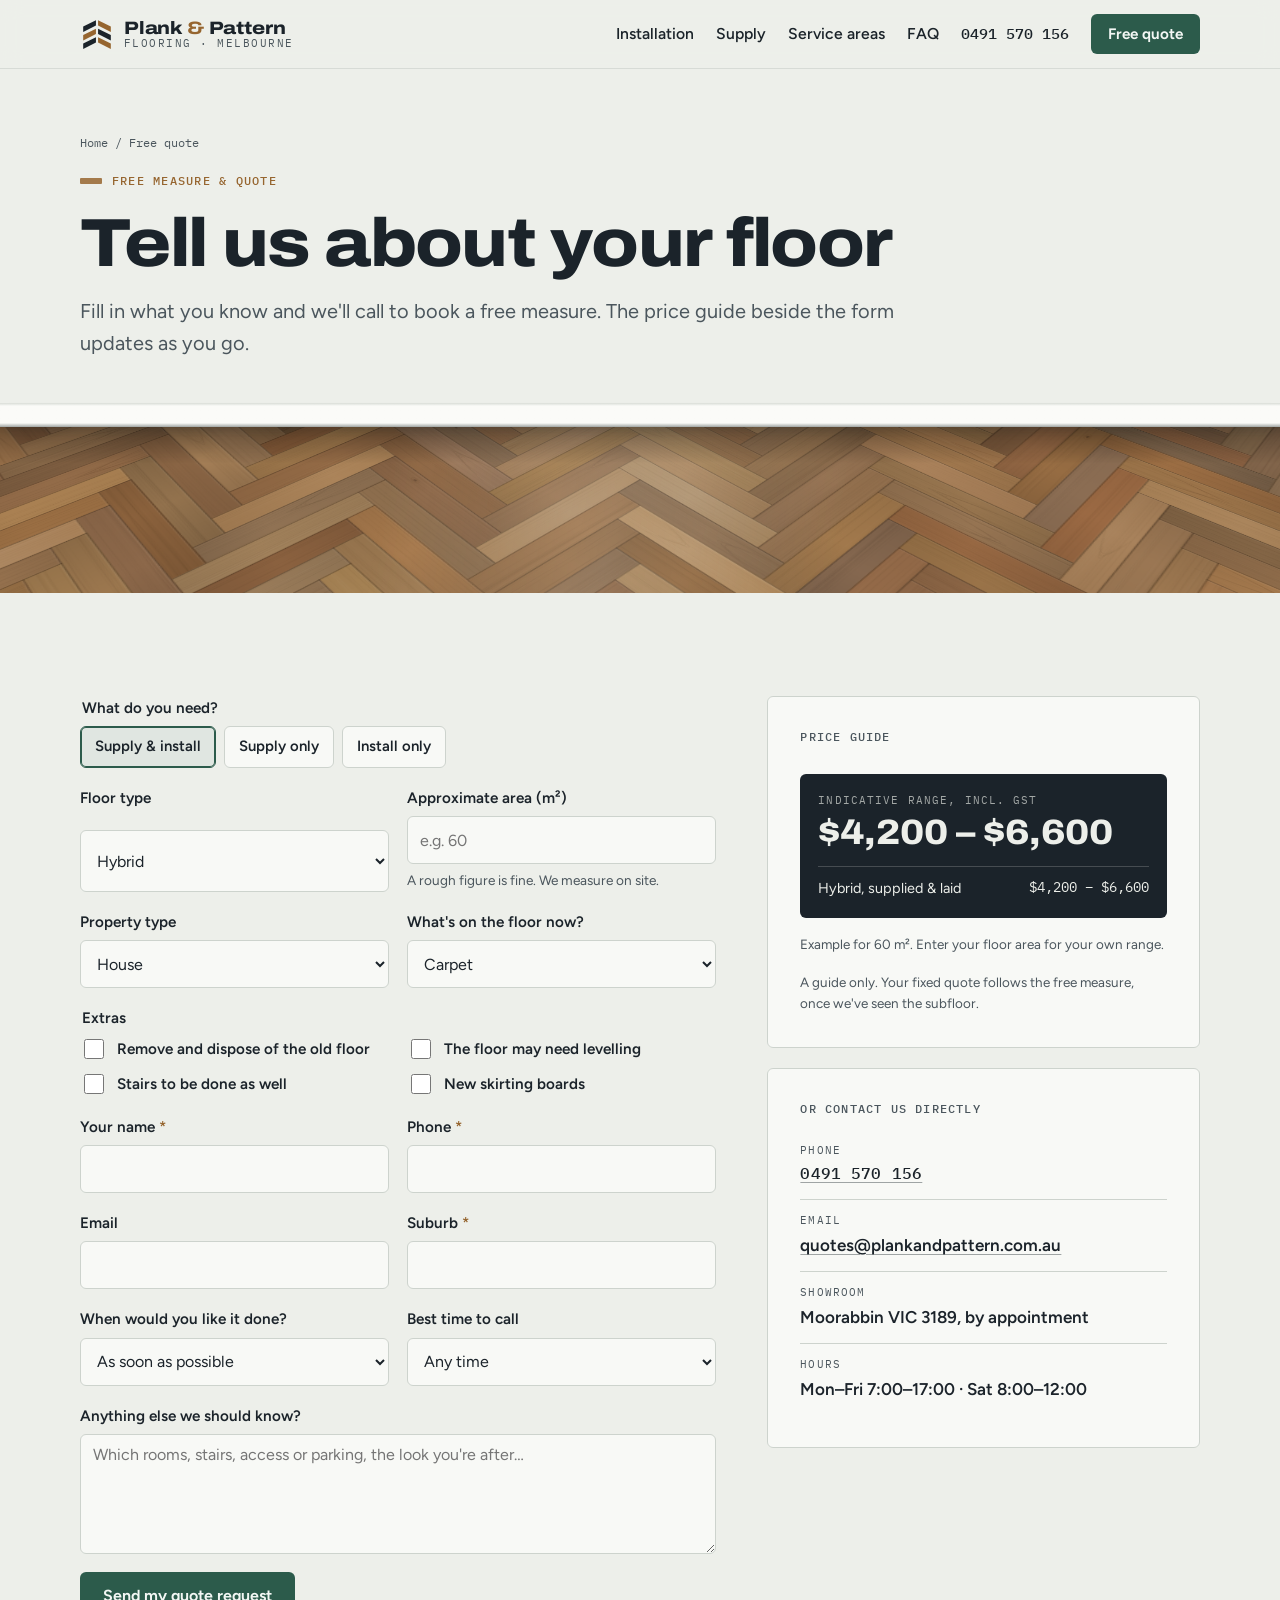
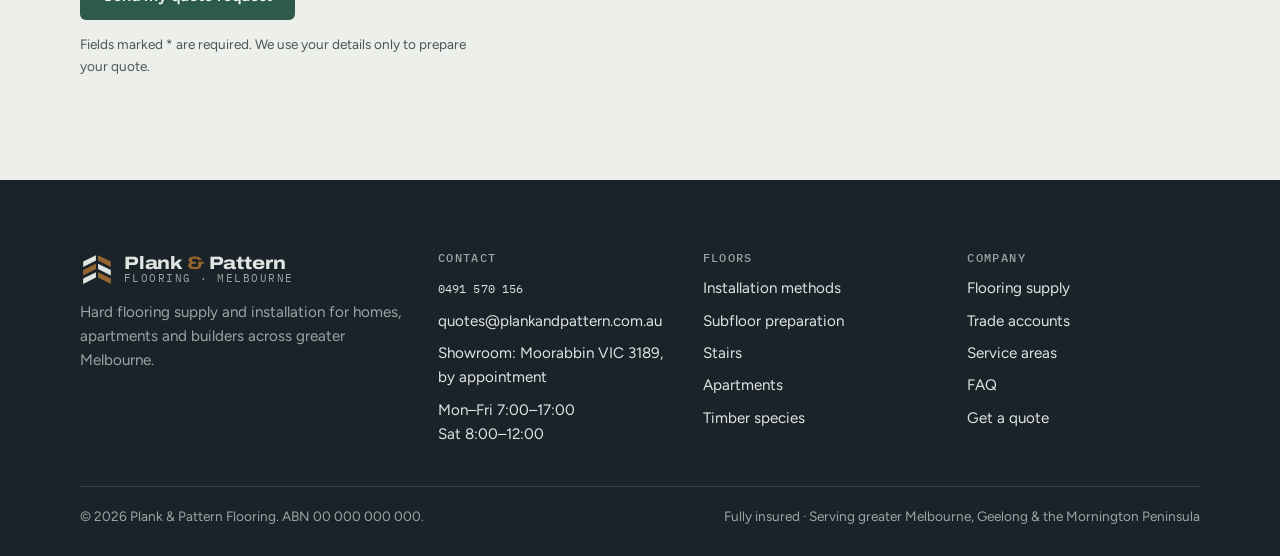
<file: quote.html>
<!doctype html>
<html lang="en-AU">
<head>
  <meta charset="utf-8">
  <meta name="viewport" content="width=device-width, initial-scale=1, viewport-fit=cover">
  <title>Free Flooring Quote Melbourne | Plank &amp; Pattern Flooring</title>
  <meta name="description" content="Request a free measure and fixed quote for flooring supply and installation in Melbourne. See an indicative price range for your floor while you fill in the form.">
  <link rel="canonical" href="https://www.plankandpattern.com.au/quote.html">
  <meta name="theme-color" content="#1b232a">
  <meta property="og:type" content="website">
  <meta property="og:site_name" content="Plank &amp; Pattern Flooring">
  <meta property="og:title" content="Free Flooring Quote Melbourne | Plank &amp; Pattern Flooring">
  <meta property="og:description" content="Request a free measure and fixed quote for flooring supply and installation in Melbourne. See an indicative price range for your floor while you fill in the form.">
  <meta property="og:url" content="https://www.plankandpattern.com.au/quote.html">
  <meta property="og:image" content="https://www.plankandpattern.com.au/assets/img/og-image.jpg">
  <meta property="og:locale" content="en_AU">
  <meta name="twitter:card" content="summary_large_image">
  <link rel="icon" href="assets/img/favicon.svg" type="image/svg+xml">
  <link rel="preconnect" href="https://fonts.googleapis.com">
  <link rel="preconnect" href="https://fonts.gstatic.com" crossorigin>
  <link rel="stylesheet" href="https://fonts.googleapis.com/css2?family=Archivo:wdth,wght@62..125,500..900&amp;family=Figtree:ital,wght@0,400..700;1,400&amp;family=IBM+Plex+Mono:wght@400;500&amp;display=swap">
  <link rel="stylesheet" href="assets/css/styles.css">
</head>
<body>
  <a class="skip-link" href="#main">Skip to content</a>

  <header class="site-header">
    <div class="wrap site-header__inner">
      <a class="brand" href="index.html" aria-label="Plank &amp; Pattern Flooring, home">
        <svg class="brand__mark" viewBox="0 0 32 32" aria-hidden="true" focusable="false">
          <path class="b1" d="M3 9 15 3v5L3 14z"/><path class="b2" d="M17 3l12 6v5L17 8z"/>
          <path class="b2" d="M3 17l12-6v5L3 22z"/><path class="b1" d="M17 11l12 6v5l-12-6z"/>
          <path class="b1" d="M3 25l12-6v5L3 30z"/><path class="b2" d="M17 19l12 6v5l-12-6z"/>
        </svg>
        <span class="brand__text">
          <span class="brand__name">Plank <span class="amp">&amp;</span> Pattern</span>
          <span class="brand__sub">Flooring · Melbourne</span>
        </span>
      </a>
      <button class="nav-toggle" type="button" aria-expanded="false" aria-controls="site-nav">
        <span class="nav-toggle__bars" aria-hidden="true"><span></span><span></span><span></span></span>
        Menu
      </button>
      <nav id="site-nav" class="site-nav" aria-label="Main">
        <ul>
          <li><a href="installation.html">Installation</a></li>
          <li><a href="supply.html">Supply</a></li>
          <li><a href="service-areas.html">Service areas</a></li>
          <li><a href="index.html#faq">FAQ</a></li>
        </ul>
        <a class="nav-phone" href="tel:+61491570156">0491 570 156</a>
        <a class="btn btn--primary btn--sm" href="quote.html" aria-current="page">Free quote</a>
      </nav>
    </div>
  </header>

  <main id="main">
    <section class="room page-hero" aria-labelledby="page-title">
      <div class="room__wall">
        <div class="wrap page-hero__inner">
          <p class="crumbs"><a href="index.html">Home</a> / Free quote</p>
          <p class="eyebrow">Free measure &amp; quote</p>
          <h1 id="page-title">Tell us about your floor</h1>
          <p class="lede">Fill in what you know and we'll call to book a free measure. The price guide beside the form updates as you go.</p>
        </div>
      </div>
      <div class="skirting" aria-hidden="true"></div>
      <div class="floor-stage floor-stage--short">
        <canvas id="quote-floor" data-floor="herringbone" data-span="4200" aria-hidden="true"></canvas>
      </div>
    </section>

    <section class="section" aria-labelledby="form-title">
      <div class="wrap quote-layout">
        <div>
          <h2 id="form-title" class="visually-hidden">Quote request form</h2>
          <form class="form-grid" name="quote" method="POST" action="thanks.html" data-netlify="true" netlify-honeypot="bot-field" data-quote-form novalidate>
            <input type="hidden" name="form-name" value="quote">
            <p class="honeypot" aria-hidden="true">
              <label>Leave this field empty <input name="bot-field" tabindex="-1" autocomplete="off"></label>
            </p>

            <fieldset class="field field--full">
              <legend>What do you need?</legend>
              <div class="options">
                <label class="option"><input type="radio" name="service" value="supply-install" checked><span>Supply &amp; install</span></label>
                <label class="option"><input type="radio" name="service" value="supply"><span>Supply only</span></label>
                <label class="option"><input type="radio" name="service" value="install"><span>Install only</span></label>
              </div>
            </fieldset>

            <div class="field">
              <label for="floor-type">Floor type</label>
              <select id="floor-type" name="floor_type">
                <option value="hybrid" selected>Hybrid</option>
                <option value="laminate">Laminate</option>
                <option value="vinyl">Vinyl plank</option>
                <option value="engineered">Engineered timber</option>
                <option value="solid">Solid timber</option>
                <option value="herringbone">Herringbone or chevron</option>
                <option value="unsure">Not sure yet</option>
              </select>
            </div>

            <div class="field">
              <label for="area">Approximate area (m²)</label>
              <input id="area" name="area_m2" type="number" inputmode="decimal" min="1" max="5000" step="0.5" placeholder="e.g. 60">
              <p class="hint">A rough figure is fine. We measure on site.</p>
            </div>

            <div class="field">
              <label for="property">Property type</label>
              <select id="property" name="property_type">
                <option>House</option>
                <option>Townhouse</option>
                <option>Apartment</option>
                <option>New build</option>
                <option>Commercial</option>
              </select>
            </div>

            <div class="field">
              <label for="current-floor">What's on the floor now?</label>
              <select id="current-floor" name="current_floor">
                <option>Carpet</option>
                <option>Tiles</option>
                <option>Floating floor</option>
                <option>Timber boards</option>
                <option>Vinyl or lino</option>
                <option>Bare concrete</option>
                <option>Not sure</option>
              </select>
            </div>

            <fieldset class="field field--full">
              <legend>Extras</legend>
              <div class="form-grid" style="gap: 10px 18px; margin-top: 6px;">
                <label class="checkbox"><input type="checkbox" id="extra-removal" name="remove_old_floor" value="yes"> Remove and dispose of the old floor</label>
                <label class="checkbox"><input type="checkbox" id="extra-levelling" name="levelling" value="yes"> The floor may need levelling</label>
                <label class="checkbox"><input type="checkbox" id="extra-stairs" name="stairs" value="yes"> Stairs to be done as well</label>
                <label class="checkbox"><input type="checkbox" id="extra-skirting" name="new_skirting" value="yes"> New skirting boards</label>
              </div>
            </fieldset>

            <div class="field">
              <label for="name">Your name <span class="req" aria-hidden="true">*</span></label>
              <input id="name" name="name" type="text" autocomplete="name" required>
            </div>

            <div class="field">
              <label for="phone">Phone <span class="req" aria-hidden="true">*</span></label>
              <input id="phone" name="phone" type="tel" autocomplete="tel" required>
            </div>

            <div class="field">
              <label for="email">Email</label>
              <input id="email" name="email" type="email" autocomplete="email">
            </div>

            <div class="field">
              <label for="suburb">Suburb <span class="req" aria-hidden="true">*</span></label>
              <input id="suburb" name="suburb" type="text" autocomplete="address-level2" required>
            </div>

            <div class="field">
              <label for="timing">When would you like it done?</label>
              <select id="timing" name="timing">
                <option>As soon as possible</option>
                <option>Within a month</option>
                <option>In 1–3 months</option>
                <option>Just getting prices</option>
              </select>
            </div>

            <div class="field">
              <label for="call-time">Best time to call</label>
              <select id="call-time" name="call_time">
                <option>Any time</option>
                <option>Morning</option>
                <option>Afternoon</option>
                <option>After 5 pm</option>
              </select>
            </div>

            <div class="field field--full">
              <label for="message">Anything else we should know?</label>
              <textarea id="message" name="message" placeholder="Which rooms, stairs, access or parking, the look you're after…"></textarea>
            </div>

            <div class="form-actions">
              <button class="btn btn--primary" type="submit">Send my quote request</button>
              <p class="fine">Fields marked * are required. We use your details only to prepare your quote.</p>
            </div>
          </form>
          <div class="form-status" data-form-status role="status" hidden></div>
        </div>

        <div class="sticky-col">
          <section class="panel calc" data-estimate aria-labelledby="estimate-title">
            <h2 class="panel__title" id="estimate-title">Price guide</h2>
            <div class="calc__out" aria-live="polite">
              <span class="k">Indicative range, incl. GST</span>
              <output class="calc__big" data-estimate-total>$4,200 – $6,600</output>
              <ul class="calc__lines" data-estimate-lines>
                <li><span>Hybrid, supplied &amp; laid</span><span>$4,200 – $6,600</span></li>
              </ul>
            </div>
            <p class="calc__note" data-estimate-caption>Example for 60 m². Enter your floor area for your own range.</p>
            <p class="calc__note">A guide only. Your fixed quote follows the free measure, once we've seen the subfloor.</p>
          </section>

          <section class="panel" aria-labelledby="contact-title">
            <h2 class="panel__title" id="contact-title">Or contact us directly</h2>
            <ul class="contact-list">
              <li><span class="k">Phone</span><a class="v mono" href="tel:+61491570156">0491 570 156</a></li>
              <li><span class="k">Email</span><a class="v" href="mailto:quotes@plankandpattern.com.au">quotes@plankandpattern.com.au</a></li>
              <li><span class="k">Showroom</span><span class="v">Moorabbin VIC 3189, by appointment</span></li>
              <li><span class="k">Hours</span><span class="v">Mon–Fri 7:00–17:00 · Sat 8:00–12:00</span></li>
            </ul>
          </section>
        </div>
      </div>
    </section>
  </main>

  <footer class="site-footer">
    <div class="wrap footer-grid">
      <div class="footer-brand">
        <a class="brand" href="index.html" aria-label="Plank &amp; Pattern Flooring, home">
          <svg class="brand__mark" viewBox="0 0 32 32" aria-hidden="true" focusable="false">
          <path class="b1" d="M3 9 15 3v5L3 14z"/><path class="b2" d="M17 3l12 6v5L17 8z"/>
          <path class="b2" d="M3 17l12-6v5L3 22z"/><path class="b1" d="M17 11l12 6v5l-12-6z"/>
          <path class="b1" d="M3 25l12-6v5L3 30z"/><path class="b2" d="M17 19l12 6v5l-12-6z"/>
        </svg>
          <span class="brand__text">
            <span class="brand__name">Plank <span class="amp">&amp;</span> Pattern</span>
            <span class="brand__sub">Flooring · Melbourne</span>
          </span>
        </a>
        <p>Hard flooring supply and installation for homes, apartments and builders across greater Melbourne.</p>
      </div>
      <div>
        <h2>Contact</h2>
        <ul>
          <li><a class="mono" href="tel:+61491570156">0491 570 156</a></li>
          <li><a href="mailto:quotes@plankandpattern.com.au">quotes@plankandpattern.com.au</a></li>
          <li>Showroom: Moorabbin VIC 3189, by appointment</li>
          <li>Mon–Fri 7:00–17:00<br>Sat 8:00–12:00</li>
        </ul>
      </div>
      <div>
        <h2>Floors</h2>
        <ul>
          <li><a href="installation.html#methods">Installation methods</a></li>
          <li><a href="installation.html#prep">Subfloor preparation</a></li>
          <li><a href="installation.html#stairs">Stairs</a></li>
          <li><a href="installation.html#apartments">Apartments</a></li>
          <li><a href="supply.html#timber">Timber species</a></li>
        </ul>
      </div>
      <div>
        <h2>Company</h2>
        <ul>
          <li><a href="supply.html">Flooring supply</a></li>
          <li><a href="supply.html#trade">Trade accounts</a></li>
          <li><a href="service-areas.html">Service areas</a></li>
          <li><a href="index.html#faq">FAQ</a></li>
          <li><a href="quote.html">Get a quote</a></li>
        </ul>
      </div>
    </div>
    <div class="wrap footer-base">
      <span>© <span data-year>2026</span> Plank &amp; Pattern Flooring. ABN 00 000 000 000.</span>
      <span>Fully insured · Serving greater Melbourne, Geelong &amp; the Mornington Peninsula</span>
    </div>
  </footer>

  <div class="mobile-bar">
    <a class="btn btn--ghost" href="tel:+61491570156">Call us</a>
    <a class="btn btn--primary" href="quote.html">Free quote</a>
  </div>

  <script src="assets/js/main.js" defer></script>
</body>
</html>
</file>
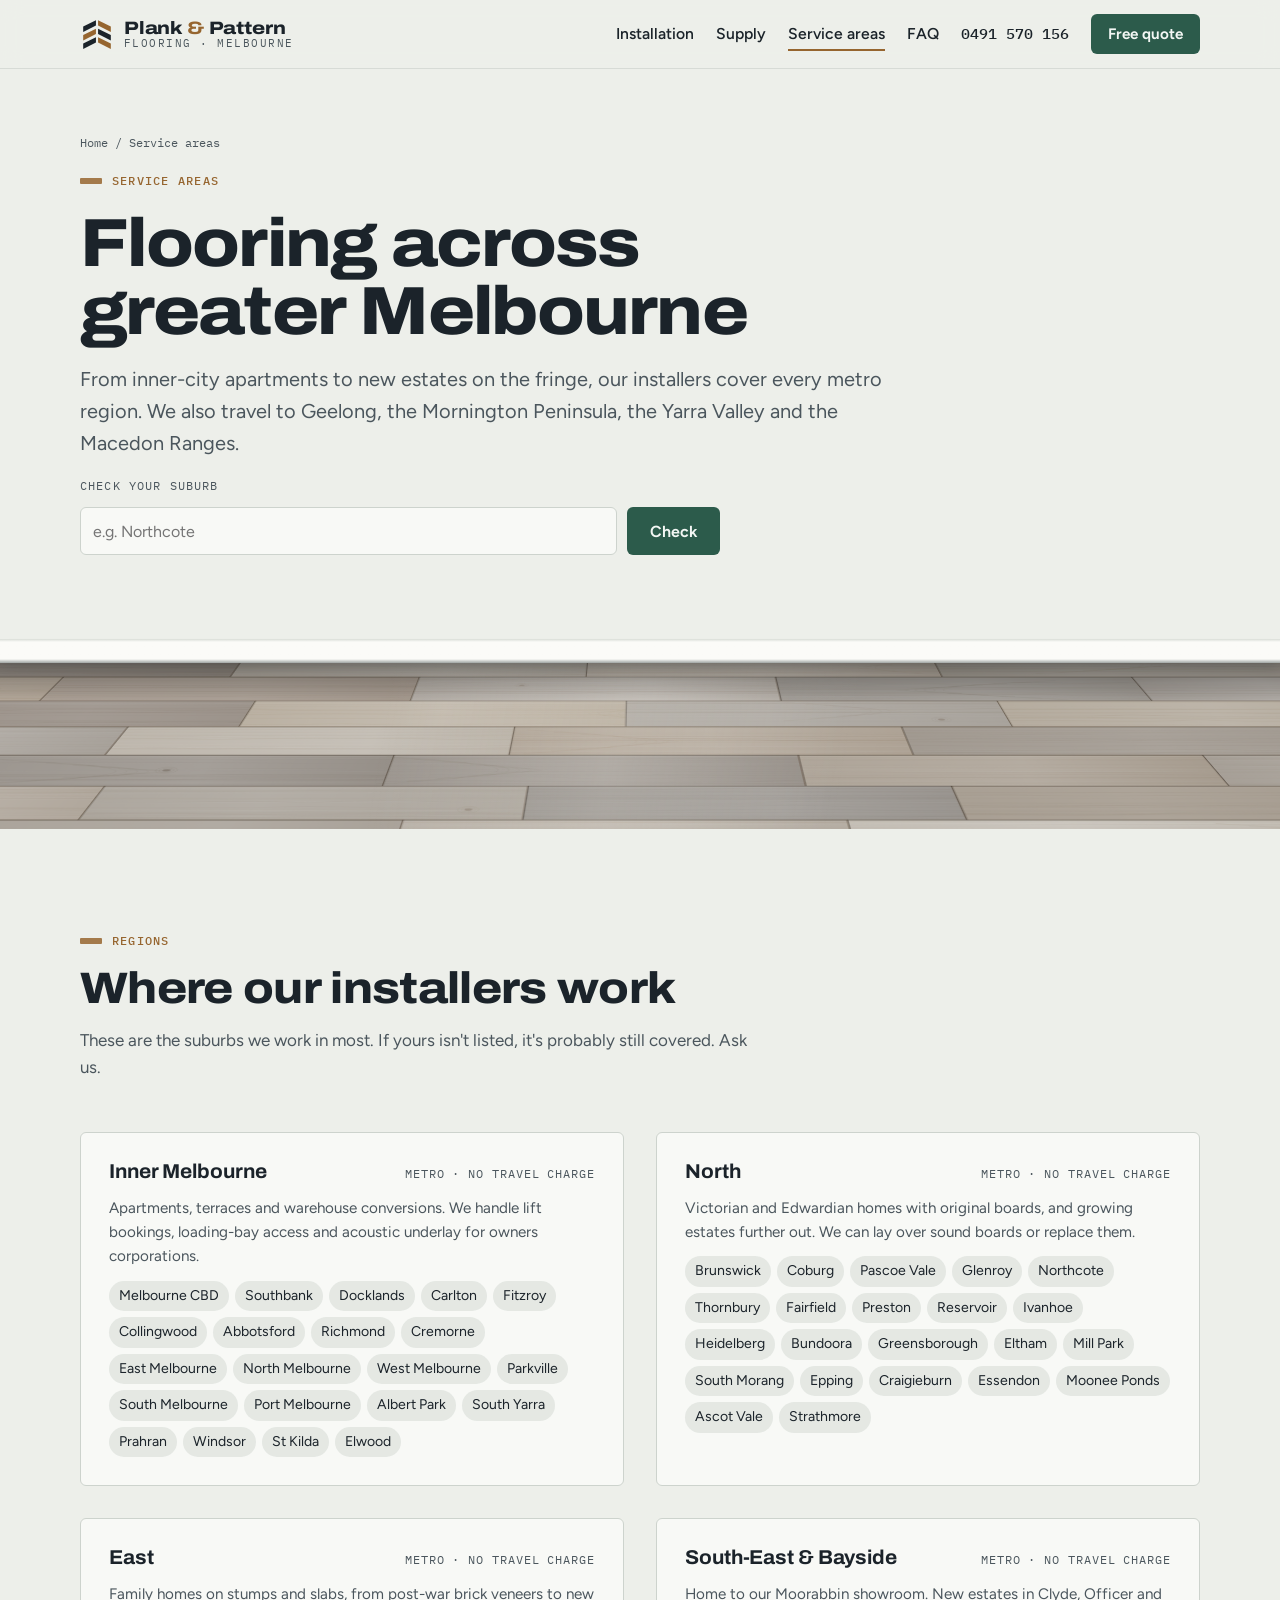
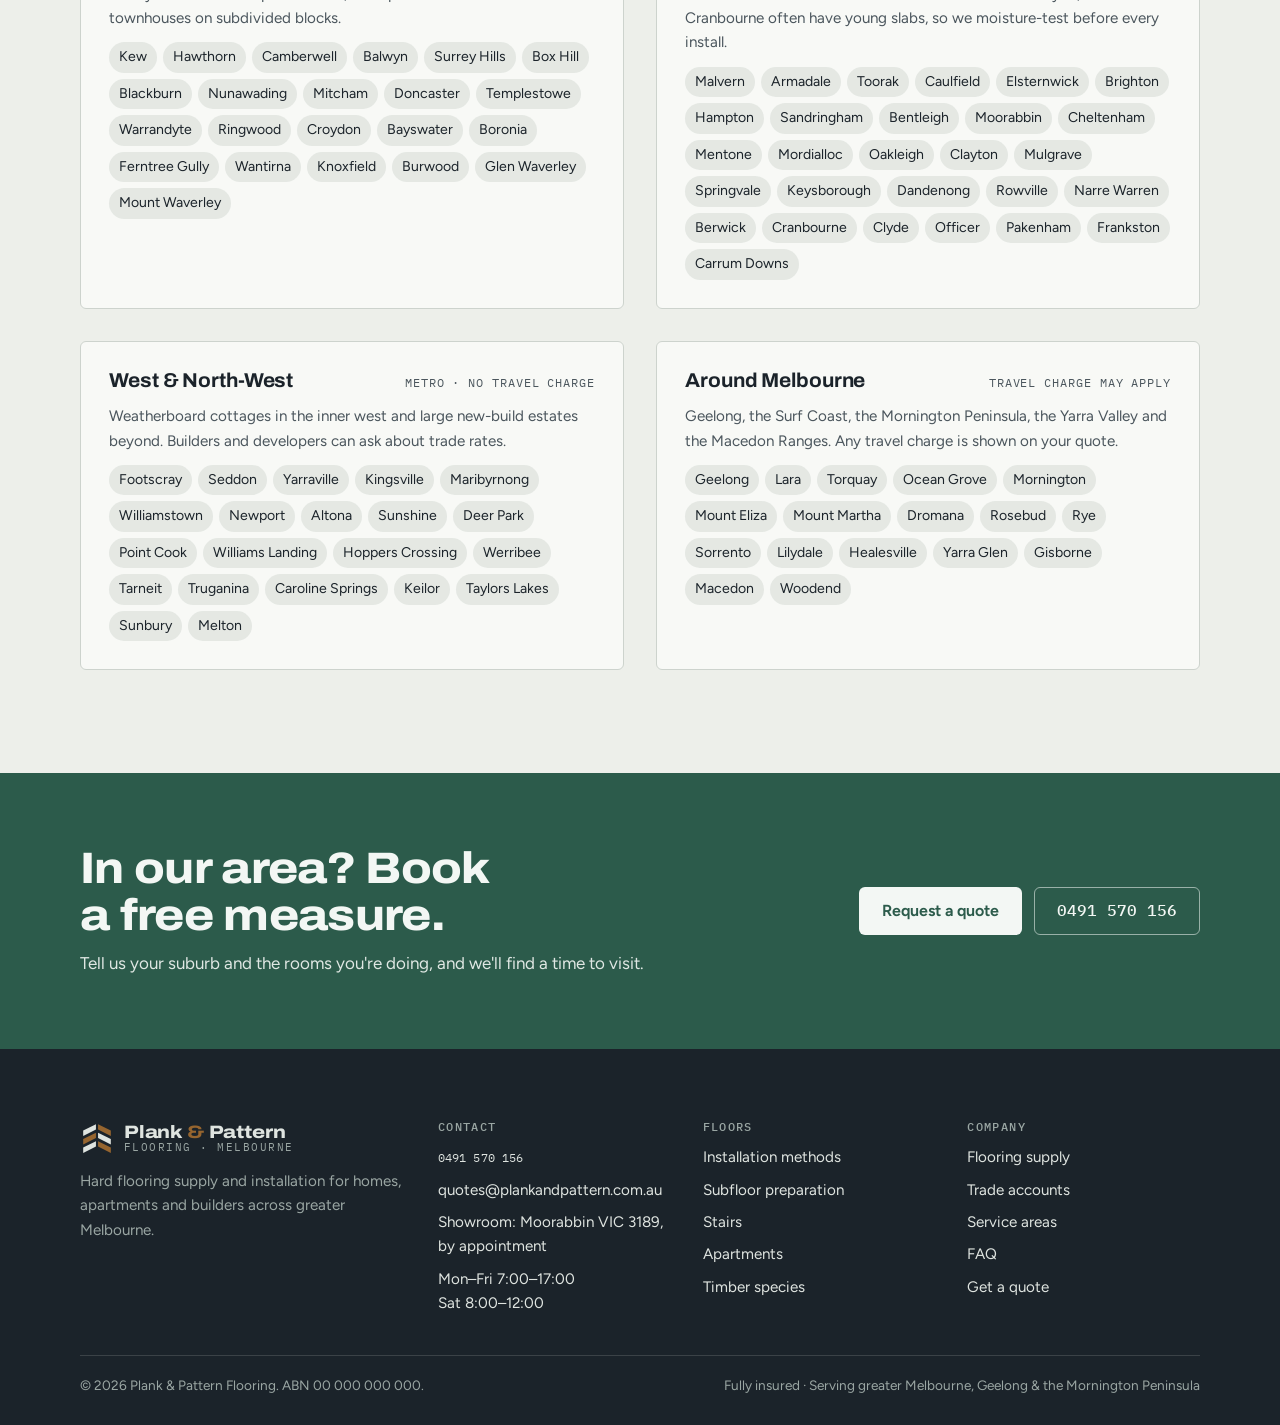
<file: service-areas.html>
<!doctype html>
<html lang="en-AU">
<head>
  <meta charset="utf-8">
  <meta name="viewport" content="width=device-width, initial-scale=1, viewport-fit=cover">
  <title>Flooring Service Areas | Greater Melbourne, Geelong &amp; Mornington Peninsula | Plank &amp; Pattern</title>
  <meta name="description" content="We supply and install hard flooring in every region of greater Melbourne, plus Geelong, the Mornington Peninsula, the Yarra Valley and the Macedon Ranges. Check your suburb.">
  <link rel="canonical" href="https://www.plankandpattern.com.au/service-areas.html">
  <meta name="theme-color" content="#1b232a">
  <meta property="og:type" content="website">
  <meta property="og:site_name" content="Plank &amp; Pattern Flooring">
  <meta property="og:title" content="Flooring Service Areas | Greater Melbourne, Geelong &amp; Mornington Peninsula | Plank &amp; Pattern">
  <meta property="og:description" content="We supply and install hard flooring in every region of greater Melbourne, plus Geelong, the Mornington Peninsula, the Yarra Valley and the Macedon Ranges. Check your suburb.">
  <meta property="og:url" content="https://www.plankandpattern.com.au/service-areas.html">
  <meta property="og:image" content="https://www.plankandpattern.com.au/assets/img/og-image.jpg">
  <meta property="og:locale" content="en_AU">
  <meta name="twitter:card" content="summary_large_image">
  <link rel="icon" href="assets/img/favicon.svg" type="image/svg+xml">
  <link rel="preconnect" href="https://fonts.googleapis.com">
  <link rel="preconnect" href="https://fonts.gstatic.com" crossorigin>
  <link rel="stylesheet" href="https://fonts.googleapis.com/css2?family=Archivo:wdth,wght@62..125,500..900&amp;family=Figtree:ital,wght@0,400..700;1,400&amp;family=IBM+Plex+Mono:wght@400;500&amp;display=swap">
  <link rel="stylesheet" href="assets/css/styles.css">
</head>
<body>
  <a class="skip-link" href="#main">Skip to content</a>

  <header class="site-header">
    <div class="wrap site-header__inner">
      <a class="brand" href="index.html" aria-label="Plank &amp; Pattern Flooring, home">
        <svg class="brand__mark" viewBox="0 0 32 32" aria-hidden="true" focusable="false">
          <path class="b1" d="M3 9 15 3v5L3 14z"/><path class="b2" d="M17 3l12 6v5L17 8z"/>
          <path class="b2" d="M3 17l12-6v5L3 22z"/><path class="b1" d="M17 11l12 6v5l-12-6z"/>
          <path class="b1" d="M3 25l12-6v5L3 30z"/><path class="b2" d="M17 19l12 6v5l-12-6z"/>
        </svg>
        <span class="brand__text">
          <span class="brand__name">Plank <span class="amp">&amp;</span> Pattern</span>
          <span class="brand__sub">Flooring · Melbourne</span>
        </span>
      </a>
      <button class="nav-toggle" type="button" aria-expanded="false" aria-controls="site-nav">
        <span class="nav-toggle__bars" aria-hidden="true"><span></span><span></span><span></span></span>
        Menu
      </button>
      <nav id="site-nav" class="site-nav" aria-label="Main">
        <ul>
          <li><a href="installation.html">Installation</a></li>
          <li><a href="supply.html">Supply</a></li>
          <li><a href="service-areas.html" aria-current="page">Service areas</a></li>
          <li><a href="index.html#faq">FAQ</a></li>
        </ul>
        <a class="nav-phone" href="tel:+61491570156">0491 570 156</a>
        <a class="btn btn--primary btn--sm" href="quote.html">Free quote</a>
      </nav>
    </div>
  </header>

  <main id="main">
    <section class="room page-hero" aria-labelledby="page-title">
      <div class="room__wall">
        <div class="wrap page-hero__inner">
          <p class="crumbs"><a href="index.html">Home</a> / Service areas</p>
          <p class="eyebrow">Service areas</p>
          <h1 id="page-title">Flooring across greater Melbourne</h1>
          <p class="lede">From inner-city apartments to new estates on the fringe, our installers cover every metro region. We also travel to Geelong, the Mornington Peninsula, the Yarra Valley and the Macedon Ranges.</p>
          <form class="checker" data-suburb-checker role="search" aria-label="Check your suburb">
            <label for="suburb-check" class="floor-picker__label">Check your suburb</label>
            <div class="checker__row">
              <input id="suburb-check" type="search" autocomplete="address-level2" placeholder="e.g. Northcote">
              <button class="btn btn--primary" type="submit">Check</button>
            </div>
            <p class="checker__result" data-result aria-live="polite"></p>
          </form>
        </div>
      </div>
      <div class="skirting" aria-hidden="true"></div>
      <div class="floor-stage floor-stage--short">
        <canvas id="areas-floor" data-floor="hybrid" data-span="5600" aria-hidden="true"></canvas>
      </div>
    </section>

    <section class="section" aria-labelledby="regions-title">
      <div class="wrap">
        <div class="section-head">
          <p class="eyebrow">Regions</p>
          <h2 id="regions-title">Where our installers work</h2>
          <p>These are the suburbs we work in most. If yours isn't listed, it's probably still covered. Ask us.</p>
        </div>
        <div class="regions">
          <article class="region" data-region="Inner Melbourne">
            <div class="region__head">
              <h3>Inner Melbourne</h3>
              <span class="region__tag">Metro · no travel charge</span>
            </div>
            <p class="region__note">Apartments, terraces and warehouse conversions. We handle lift bookings, loading-bay access and acoustic underlay for owners corporations.</p>
            <ul class="suburbs">
              <li>Melbourne CBD</li><li>Southbank</li><li>Docklands</li><li>Carlton</li><li>Fitzroy</li><li>Collingwood</li><li>Abbotsford</li><li>Richmond</li><li>Cremorne</li><li>East Melbourne</li><li>North Melbourne</li><li>West Melbourne</li><li>Parkville</li><li>South Melbourne</li><li>Port Melbourne</li><li>Albert Park</li><li>South Yarra</li><li>Prahran</li><li>Windsor</li><li>St Kilda</li><li>Elwood</li>
            </ul>
          </article>
          <article class="region" data-region="North">
            <div class="region__head">
              <h3>North</h3>
              <span class="region__tag">Metro · no travel charge</span>
            </div>
            <p class="region__note">Victorian and Edwardian homes with original boards, and growing estates further out. We can lay over sound boards or replace them.</p>
            <ul class="suburbs">
              <li>Brunswick</li><li>Coburg</li><li>Pascoe Vale</li><li>Glenroy</li><li>Northcote</li><li>Thornbury</li><li>Fairfield</li><li>Preston</li><li>Reservoir</li><li>Ivanhoe</li><li>Heidelberg</li><li>Bundoora</li><li>Greensborough</li><li>Eltham</li><li>Mill Park</li><li>South Morang</li><li>Epping</li><li>Craigieburn</li><li>Essendon</li><li>Moonee Ponds</li><li>Ascot Vale</li><li>Strathmore</li>
            </ul>
          </article>
          <article class="region" data-region="East">
            <div class="region__head">
              <h3>East</h3>
              <span class="region__tag">Metro · no travel charge</span>
            </div>
            <p class="region__note">Family homes on stumps and slabs, from post-war brick veneers to new townhouses on subdivided blocks.</p>
            <ul class="suburbs">
              <li>Kew</li><li>Hawthorn</li><li>Camberwell</li><li>Balwyn</li><li>Surrey Hills</li><li>Box Hill</li><li>Blackburn</li><li>Nunawading</li><li>Mitcham</li><li>Doncaster</li><li>Templestowe</li><li>Warrandyte</li><li>Ringwood</li><li>Croydon</li><li>Bayswater</li><li>Boronia</li><li>Ferntree Gully</li><li>Wantirna</li><li>Knoxfield</li><li>Burwood</li><li>Glen Waverley</li><li>Mount Waverley</li>
            </ul>
          </article>
          <article class="region" data-region="South-East &amp; Bayside">
            <div class="region__head">
              <h3>South-East &amp; Bayside</h3>
              <span class="region__tag">Metro · no travel charge</span>
            </div>
            <p class="region__note">Home to our Moorabbin showroom. New estates in Clyde, Officer and Cranbourne often have young slabs, so we moisture-test before every install.</p>
            <ul class="suburbs">
              <li>Malvern</li><li>Armadale</li><li>Toorak</li><li>Caulfield</li><li>Elsternwick</li><li>Brighton</li><li>Hampton</li><li>Sandringham</li><li>Bentleigh</li><li>Moorabbin</li><li>Cheltenham</li><li>Mentone</li><li>Mordialloc</li><li>Oakleigh</li><li>Clayton</li><li>Mulgrave</li><li>Springvale</li><li>Keysborough</li><li>Dandenong</li><li>Rowville</li><li>Narre Warren</li><li>Berwick</li><li>Cranbourne</li><li>Clyde</li><li>Officer</li><li>Pakenham</li><li>Frankston</li><li>Carrum Downs</li>
            </ul>
          </article>
          <article class="region" data-region="West &amp; North-West">
            <div class="region__head">
              <h3>West &amp; North-West</h3>
              <span class="region__tag">Metro · no travel charge</span>
            </div>
            <p class="region__note">Weatherboard cottages in the inner west and large new-build estates beyond. Builders and developers can ask about trade rates.</p>
            <ul class="suburbs">
              <li>Footscray</li><li>Seddon</li><li>Yarraville</li><li>Kingsville</li><li>Maribyrnong</li><li>Williamstown</li><li>Newport</li><li>Altona</li><li>Sunshine</li><li>Deer Park</li><li>Point Cook</li><li>Williams Landing</li><li>Hoppers Crossing</li><li>Werribee</li><li>Tarneit</li><li>Truganina</li><li>Caroline Springs</li><li>Keilor</li><li>Taylors Lakes</li><li>Sunbury</li><li>Melton</li>
            </ul>
          </article>
          <article class="region" data-region="Around Melbourne" data-outer="true">
            <div class="region__head">
              <h3>Around Melbourne</h3>
              <span class="region__tag">Travel charge may apply</span>
            </div>
            <p class="region__note">Geelong, the Surf Coast, the Mornington Peninsula, the Yarra Valley and the Macedon Ranges. Any travel charge is shown on your quote.</p>
            <ul class="suburbs">
              <li>Geelong</li><li>Lara</li><li>Torquay</li><li>Ocean Grove</li><li>Mornington</li><li>Mount Eliza</li><li>Mount Martha</li><li>Dromana</li><li>Rosebud</li><li>Rye</li><li>Sorrento</li><li>Lilydale</li><li>Healesville</li><li>Yarra Glen</li><li>Gisborne</li><li>Macedon</li><li>Woodend</li>
            </ul>
          </article>
        </div>
      </div>
    </section>

    <section class="cta-band" aria-labelledby="cta-title">
      <div class="wrap cta-band__inner">
        <div>
          <h2 id="cta-title">In our area? Book a free measure.</h2>
          <p>Tell us your suburb and the rooms you're doing, and we'll find a time to visit.</p>
        </div>
        <div class="cta-band__actions">
          <a class="btn btn--light" href="quote.html">Request a quote</a>
          <a class="btn btn--outline" href="tel:+61491570156">0491 570 156</a>
        </div>
      </div>
    </section>
  </main>

  <footer class="site-footer">
    <div class="wrap footer-grid">
      <div class="footer-brand">
        <a class="brand" href="index.html" aria-label="Plank &amp; Pattern Flooring, home">
          <svg class="brand__mark" viewBox="0 0 32 32" aria-hidden="true" focusable="false">
          <path class="b1" d="M3 9 15 3v5L3 14z"/><path class="b2" d="M17 3l12 6v5L17 8z"/>
          <path class="b2" d="M3 17l12-6v5L3 22z"/><path class="b1" d="M17 11l12 6v5l-12-6z"/>
          <path class="b1" d="M3 25l12-6v5L3 30z"/><path class="b2" d="M17 19l12 6v5l-12-6z"/>
        </svg>
          <span class="brand__text">
            <span class="brand__name">Plank <span class="amp">&amp;</span> Pattern</span>
            <span class="brand__sub">Flooring · Melbourne</span>
          </span>
        </a>
        <p>Hard flooring supply and installation for homes, apartments and builders across greater Melbourne.</p>
      </div>
      <div>
        <h2>Contact</h2>
        <ul>
          <li><a class="mono" href="tel:+61491570156">0491 570 156</a></li>
          <li><a href="mailto:quotes@plankandpattern.com.au">quotes@plankandpattern.com.au</a></li>
          <li>Showroom: Moorabbin VIC 3189, by appointment</li>
          <li>Mon–Fri 7:00–17:00<br>Sat 8:00–12:00</li>
        </ul>
      </div>
      <div>
        <h2>Floors</h2>
        <ul>
          <li><a href="installation.html#methods">Installation methods</a></li>
          <li><a href="installation.html#prep">Subfloor preparation</a></li>
          <li><a href="installation.html#stairs">Stairs</a></li>
          <li><a href="installation.html#apartments">Apartments</a></li>
          <li><a href="supply.html#timber">Timber species</a></li>
        </ul>
      </div>
      <div>
        <h2>Company</h2>
        <ul>
          <li><a href="supply.html">Flooring supply</a></li>
          <li><a href="supply.html#trade">Trade accounts</a></li>
          <li><a href="service-areas.html">Service areas</a></li>
          <li><a href="index.html#faq">FAQ</a></li>
          <li><a href="quote.html">Get a quote</a></li>
        </ul>
      </div>
    </div>
    <div class="wrap footer-base">
      <span>© <span data-year>2026</span> Plank &amp; Pattern Flooring. ABN 00 000 000 000.</span>
      <span>Fully insured · Serving greater Melbourne, Geelong &amp; the Mornington Peninsula</span>
    </div>
  </footer>

  <div class="mobile-bar">
    <a class="btn btn--ghost" href="tel:+61491570156">Call us</a>
    <a class="btn btn--primary" href="quote.html">Free quote</a>
  </div>

  <script src="assets/js/main.js" defer></script>
</body>
</html>
</file>
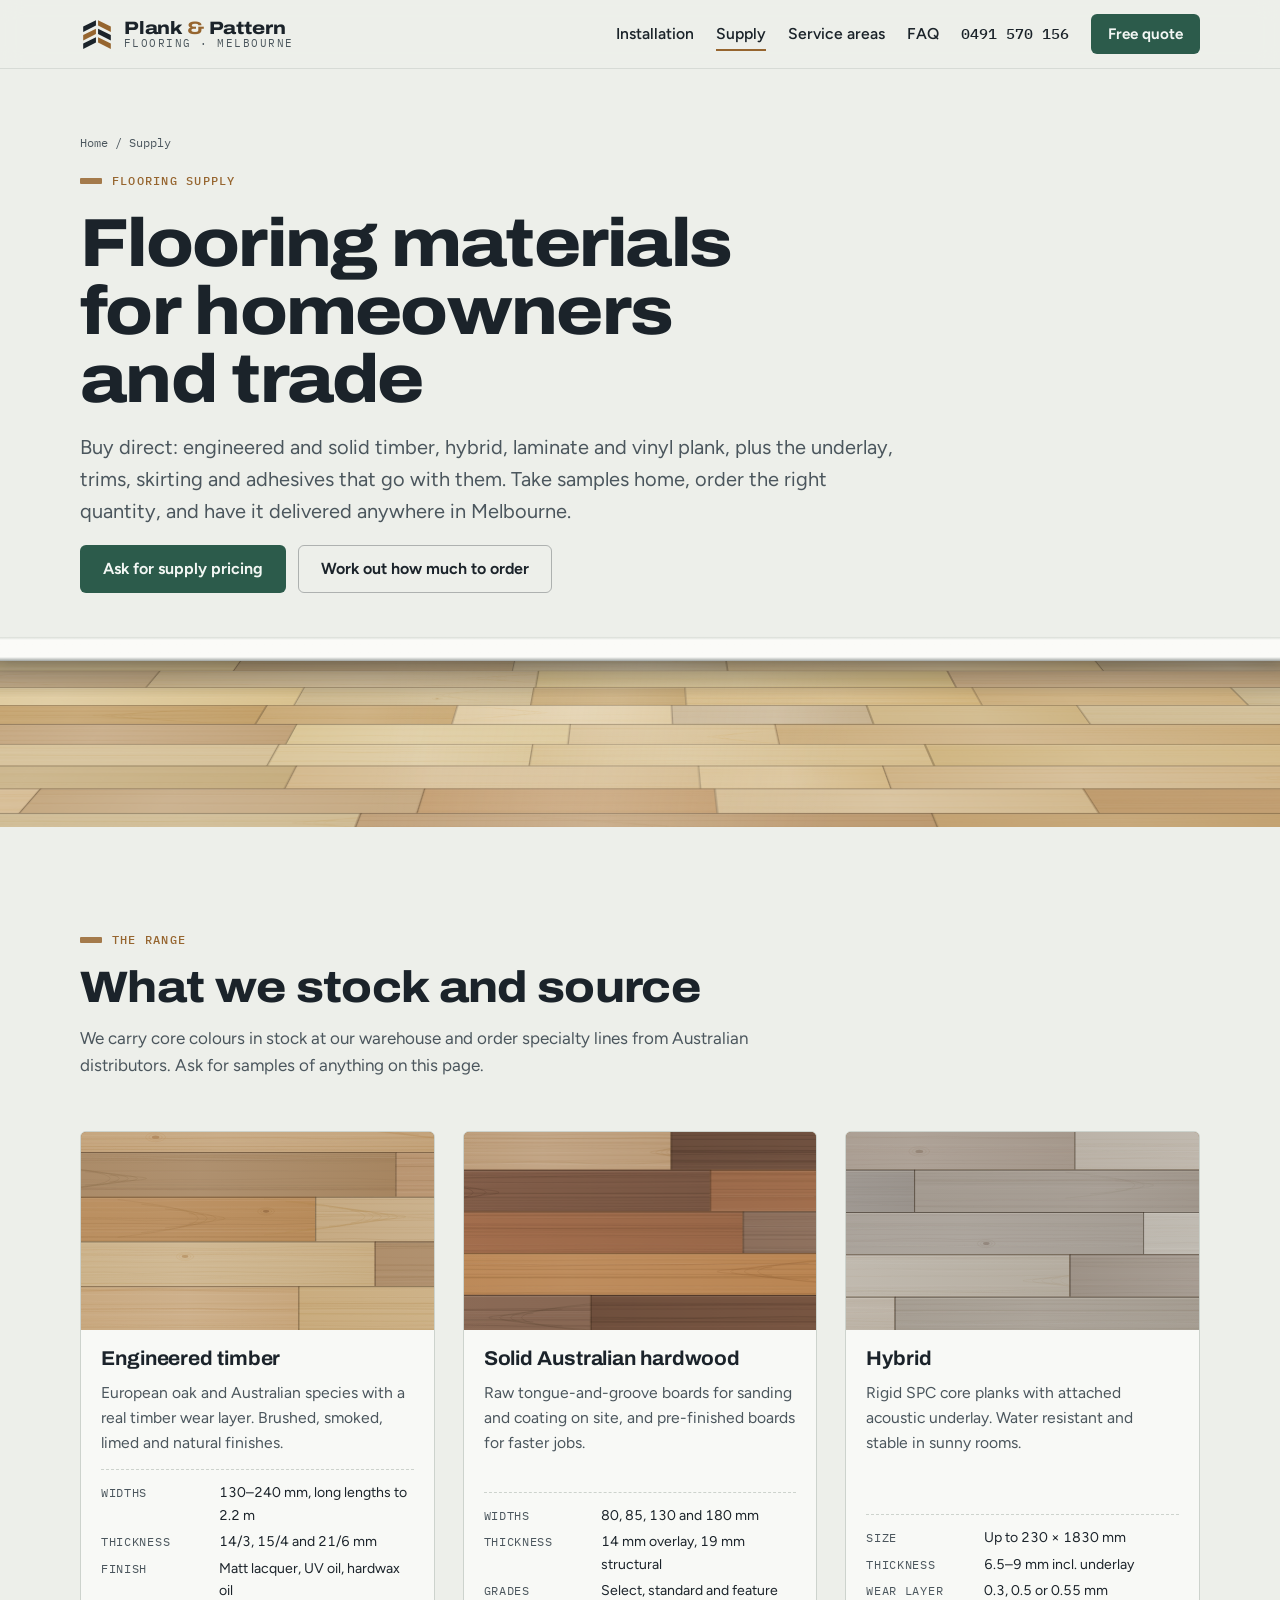
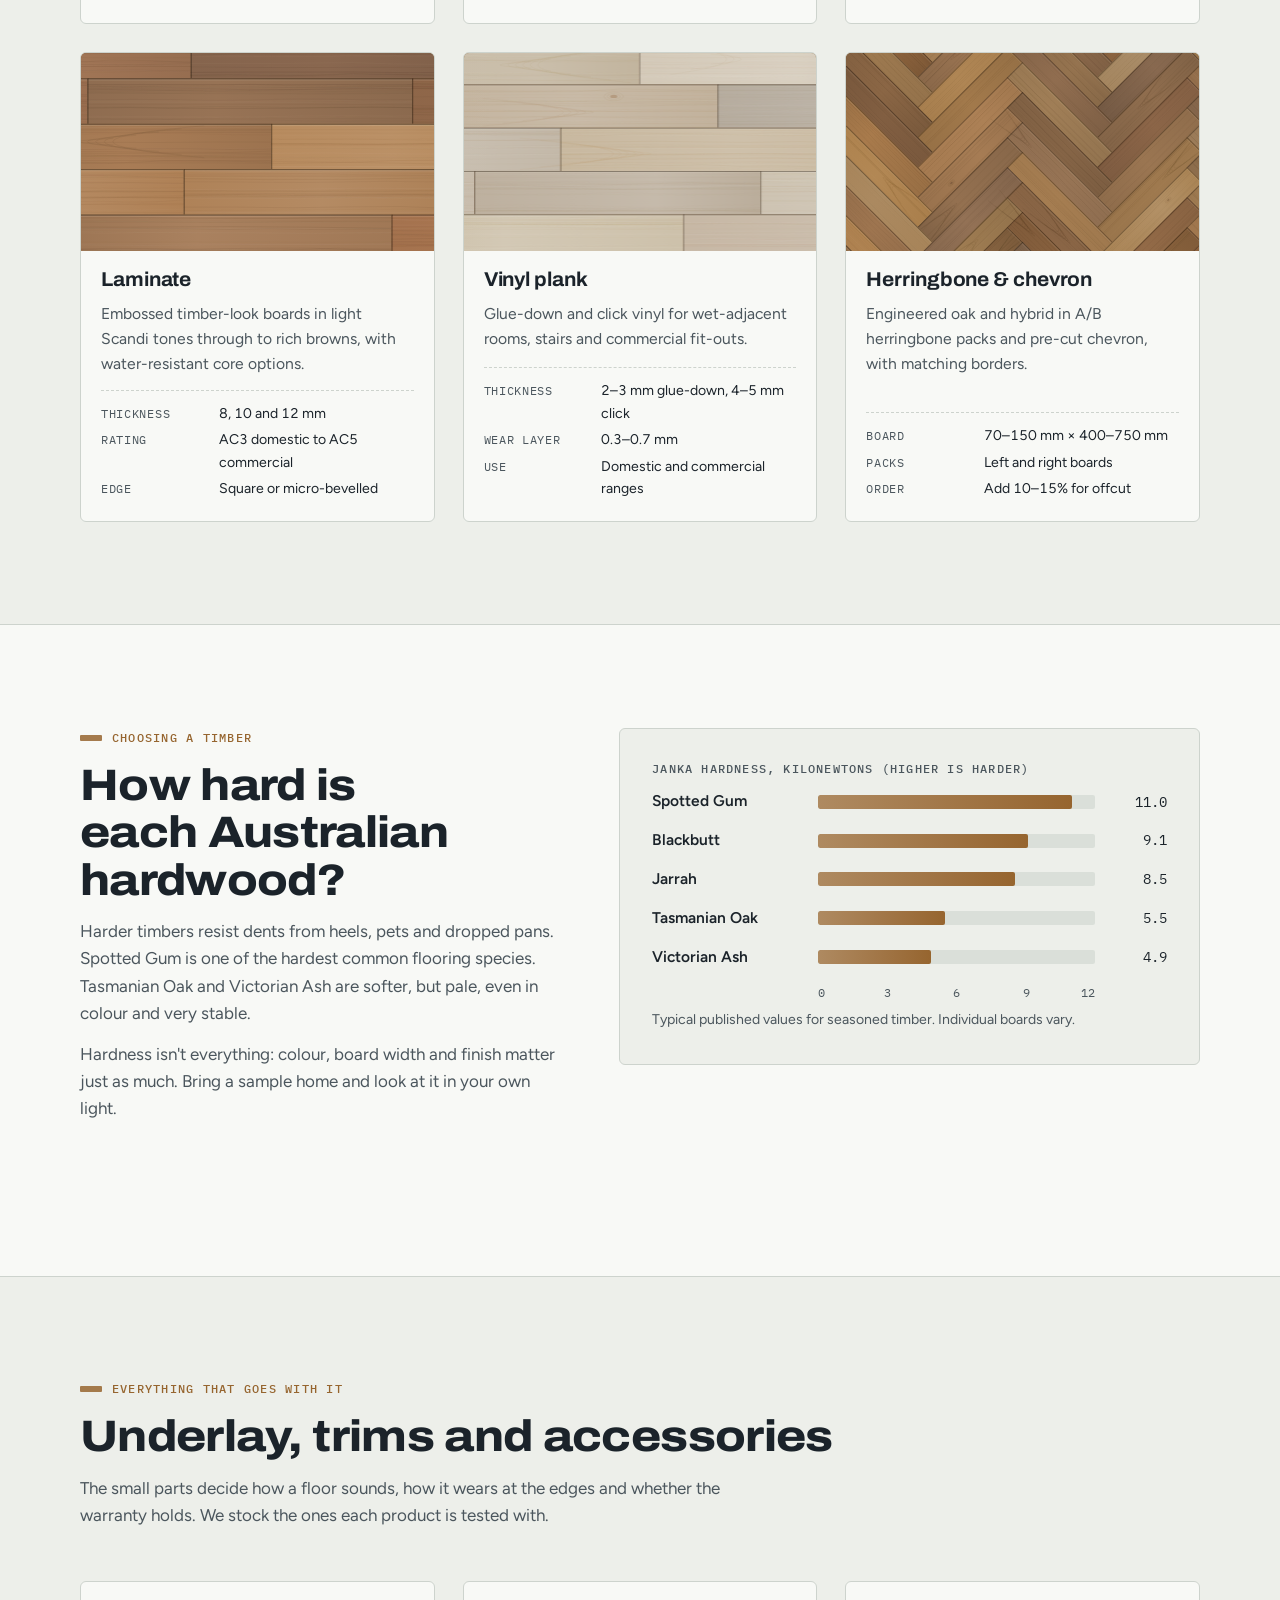
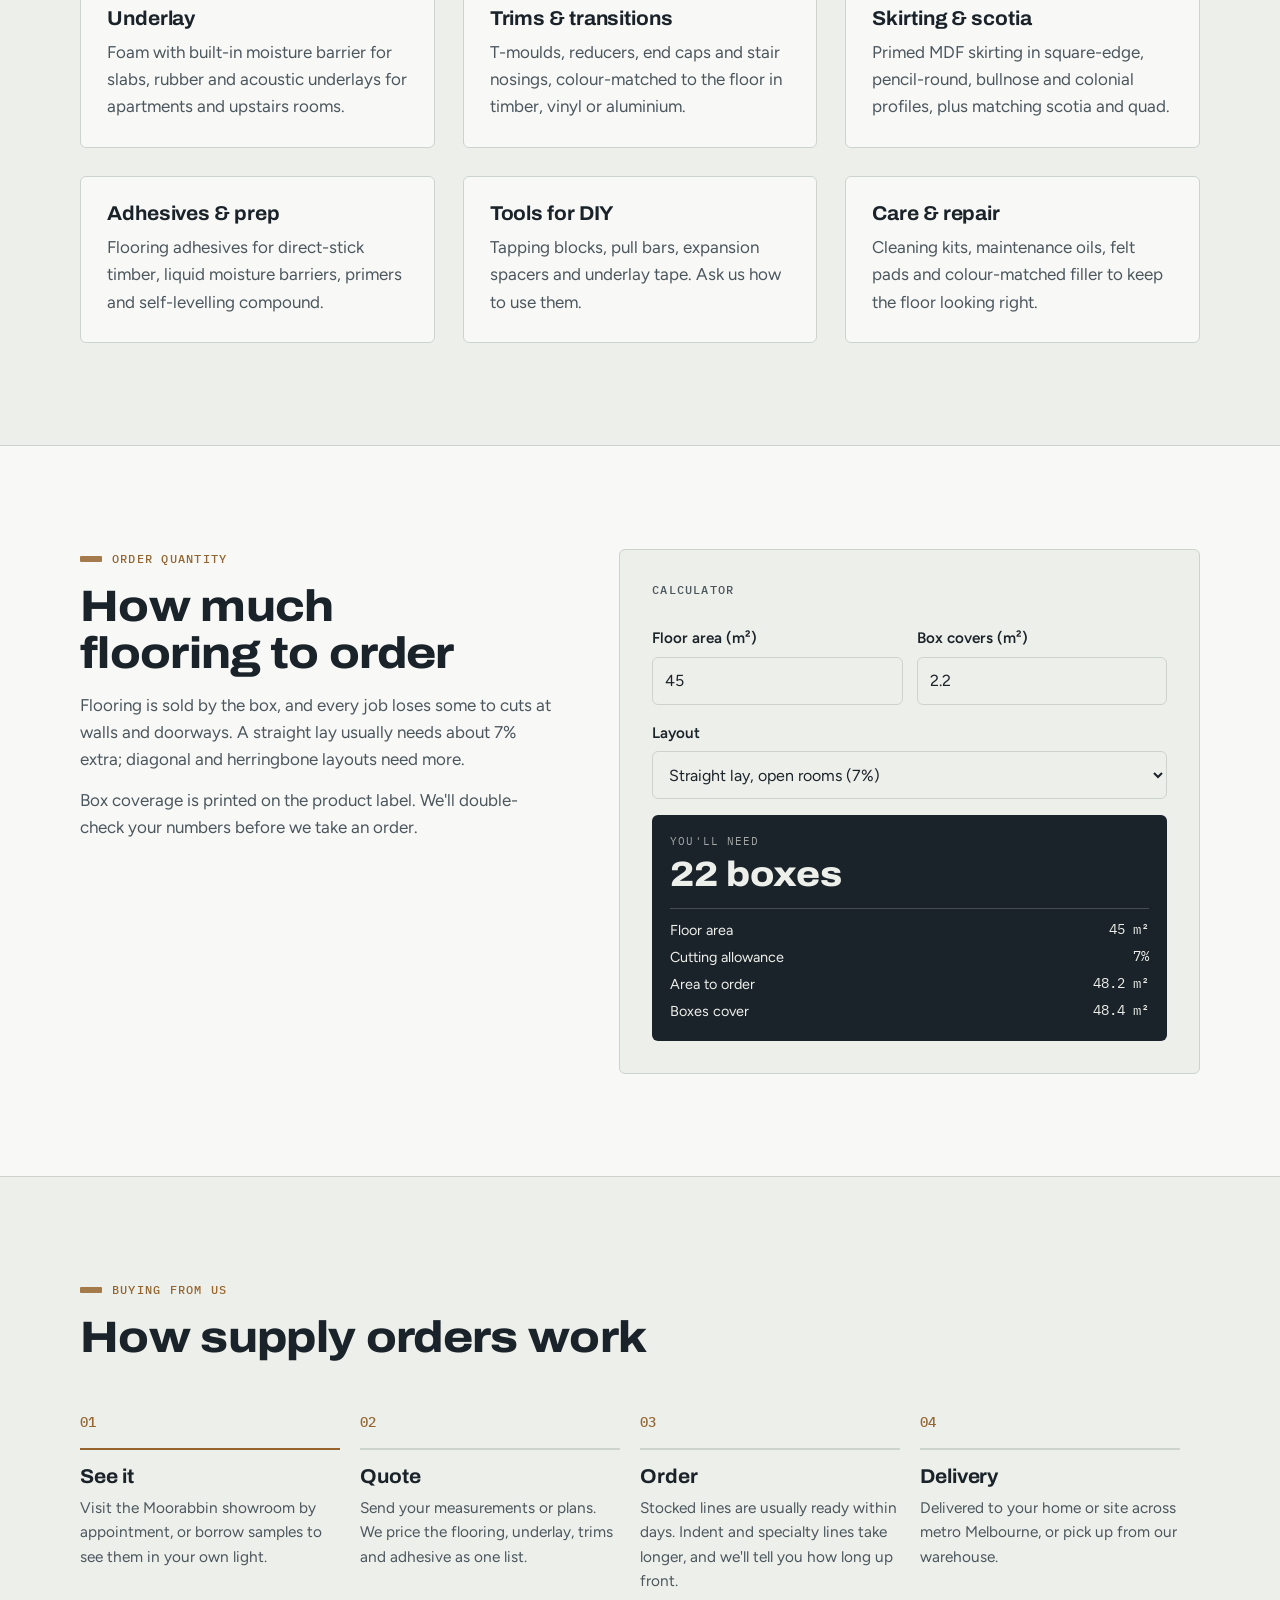
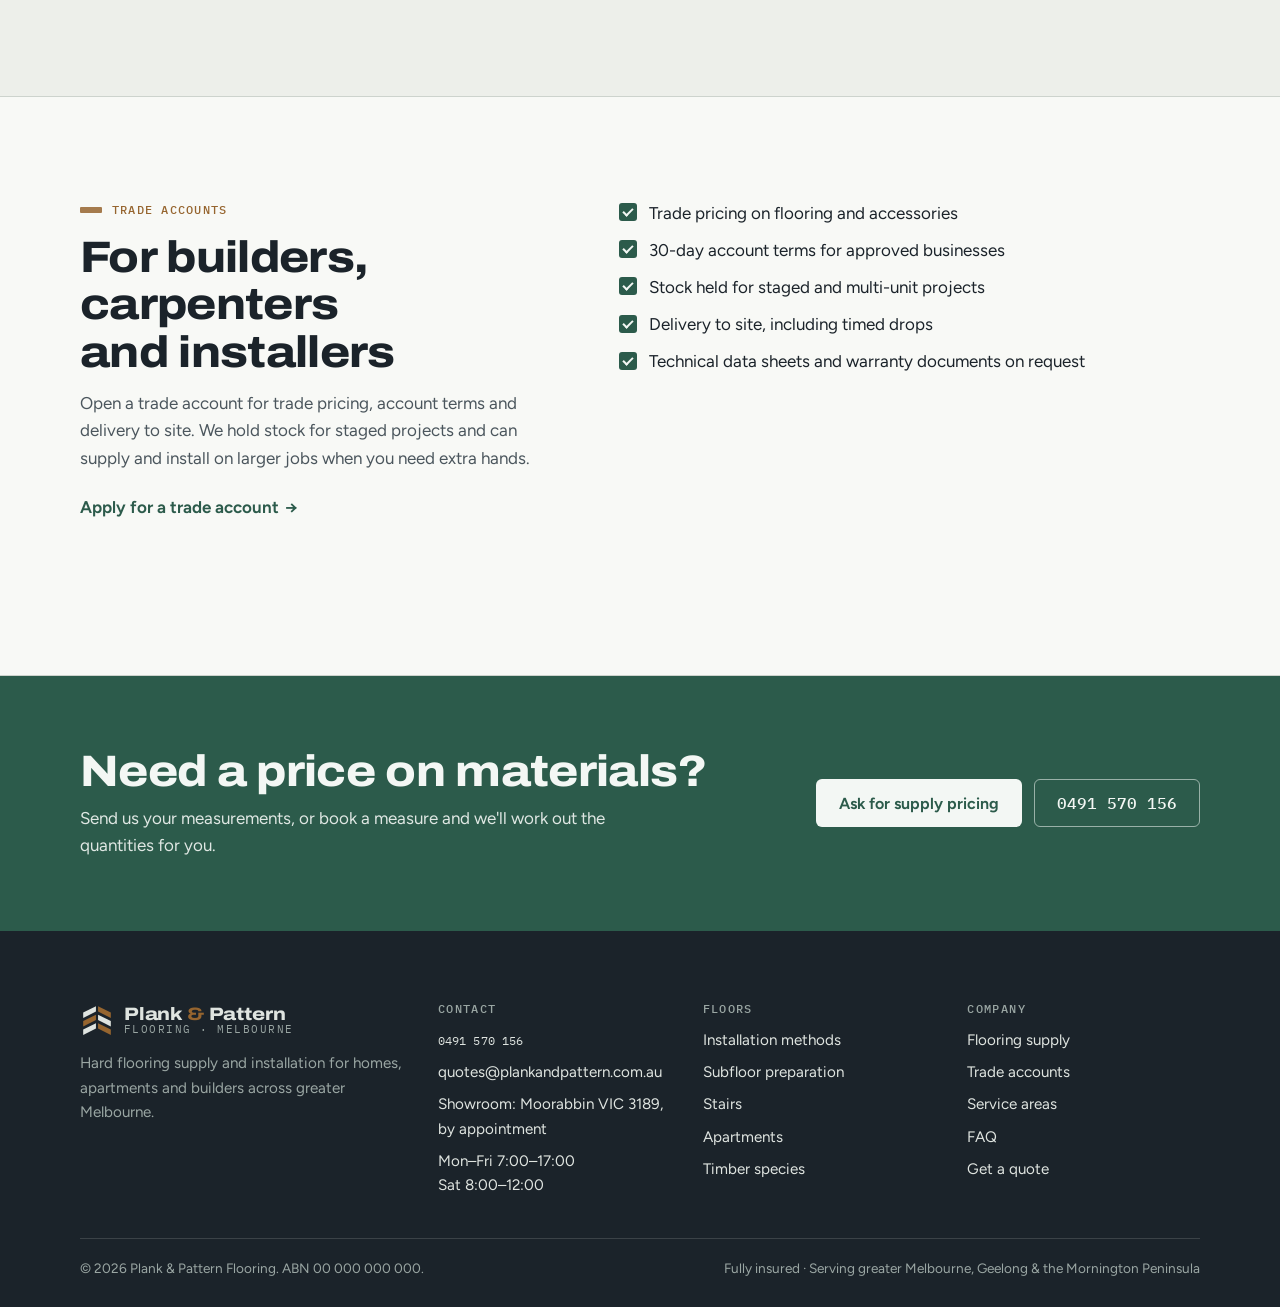
<file: supply.html>
<!doctype html>
<html lang="en-AU">
<head>
  <meta charset="utf-8">
  <meta name="viewport" content="width=device-width, initial-scale=1, viewport-fit=cover">
  <title>Flooring Supply Melbourne | Timber, Hybrid, Laminate &amp; Vinyl | Plank &amp; Pattern</title>
  <meta name="description" content="Buy flooring direct in Melbourne: engineered and solid timber, hybrid, laminate and vinyl plank, plus underlay, trims, skirting and adhesives. Samples, trade accounts and metro delivery.">
  <link rel="canonical" href="https://www.plankandpattern.com.au/supply.html">
  <meta name="theme-color" content="#1b232a">
  <meta property="og:type" content="website">
  <meta property="og:site_name" content="Plank &amp; Pattern Flooring">
  <meta property="og:title" content="Flooring Supply Melbourne | Timber, Hybrid, Laminate &amp; Vinyl | Plank &amp; Pattern">
  <meta property="og:description" content="Buy flooring direct in Melbourne: engineered and solid timber, hybrid, laminate and vinyl plank, plus underlay, trims, skirting and adhesives. Samples, trade accounts and metro delivery.">
  <meta property="og:url" content="https://www.plankandpattern.com.au/supply.html">
  <meta property="og:image" content="https://www.plankandpattern.com.au/assets/img/og-image.jpg">
  <meta property="og:locale" content="en_AU">
  <meta name="twitter:card" content="summary_large_image">
  <link rel="icon" href="assets/img/favicon.svg" type="image/svg+xml">
  <link rel="preconnect" href="https://fonts.googleapis.com">
  <link rel="preconnect" href="https://fonts.gstatic.com" crossorigin>
  <link rel="stylesheet" href="https://fonts.googleapis.com/css2?family=Archivo:wdth,wght@62..125,500..900&amp;family=Figtree:ital,wght@0,400..700;1,400&amp;family=IBM+Plex+Mono:wght@400;500&amp;display=swap">
  <link rel="stylesheet" href="assets/css/styles.css">
</head>
<body>
  <a class="skip-link" href="#main">Skip to content</a>

  <header class="site-header">
    <div class="wrap site-header__inner">
      <a class="brand" href="index.html" aria-label="Plank &amp; Pattern Flooring, home">
        <svg class="brand__mark" viewBox="0 0 32 32" aria-hidden="true" focusable="false">
          <path class="b1" d="M3 9 15 3v5L3 14z"/><path class="b2" d="M17 3l12 6v5L17 8z"/>
          <path class="b2" d="M3 17l12-6v5L3 22z"/><path class="b1" d="M17 11l12 6v5l-12-6z"/>
          <path class="b1" d="M3 25l12-6v5L3 30z"/><path class="b2" d="M17 19l12 6v5l-12-6z"/>
        </svg>
        <span class="brand__text">
          <span class="brand__name">Plank <span class="amp">&amp;</span> Pattern</span>
          <span class="brand__sub">Flooring · Melbourne</span>
        </span>
      </a>
      <button class="nav-toggle" type="button" aria-expanded="false" aria-controls="site-nav">
        <span class="nav-toggle__bars" aria-hidden="true"><span></span><span></span><span></span></span>
        Menu
      </button>
      <nav id="site-nav" class="site-nav" aria-label="Main">
        <ul>
          <li><a href="installation.html">Installation</a></li>
          <li><a href="supply.html" aria-current="page">Supply</a></li>
          <li><a href="service-areas.html">Service areas</a></li>
          <li><a href="index.html#faq">FAQ</a></li>
        </ul>
        <a class="nav-phone" href="tel:+61491570156">0491 570 156</a>
        <a class="btn btn--primary btn--sm" href="quote.html">Free quote</a>
      </nav>
    </div>
  </header>

  <main id="main">
    <section class="room page-hero" aria-labelledby="page-title">
      <div class="room__wall">
        <div class="wrap page-hero__inner">
          <p class="crumbs"><a href="index.html">Home</a> / Supply</p>
          <p class="eyebrow">Flooring supply</p>
          <h1 id="page-title">Flooring materials for homeowners and trade</h1>
          <p class="lede">Buy direct: engineered and solid timber, hybrid, laminate and vinyl plank, plus the underlay, trims, skirting and adhesives that go with them. Take samples home, order the right quantity, and have it delivered anywhere in Melbourne.</p>
          <div class="hero-actions">
            <a class="btn btn--primary" href="quote.html">Ask for supply pricing</a>
            <a class="btn btn--ghost" href="#calculator">Work out how much to order</a>
          </div>
        </div>
      </div>
      <div class="skirting" aria-hidden="true"></div>
      <div class="floor-stage floor-stage--short">
        <canvas id="supply-floor" data-floor="blackbutt" data-span="5600" aria-hidden="true"></canvas>
      </div>
    </section>

    <section class="section" aria-labelledby="range-title">
      <div class="wrap">
        <div class="section-head">
          <p class="eyebrow">The range</p>
          <h2 id="range-title">What we stock and source</h2>
          <p>We carry core colours in stock at our warehouse and order specialty lines from Australian distributors. Ask for samples of anything on this page.</p>
        </div>
        <div class="floor-grid">
          <article class="floor-card">
            <canvas data-floor="engineered-oak" data-span="1500" data-seed="supply" aria-hidden="true"></canvas>
            <div class="floor-card__body">
              <h3>Engineered timber</h3>
              <p>European oak and Australian species with a real timber wear layer. Brushed, smoked, limed and natural finishes.</p>
              <dl>
                <dt>Widths</dt><dd>130–240 mm, long lengths to 2.2 m</dd>
                <dt>Thickness</dt><dd>14/3, 15/4 and 21/6 mm</dd>
                <dt>Finish</dt><dd>Matt lacquer, UV oil, hardwax oil</dd>
              </dl>
            </div>
          </article>
          <article class="floor-card">
            <canvas data-floor="spotted-gum" data-span="1100" data-seed="supply" aria-hidden="true"></canvas>
            <div class="floor-card__body">
              <h3>Solid Australian hardwood</h3>
              <p>Raw tongue-and-groove boards for sanding and coating on site, and pre-finished boards for faster jobs.</p>
              <dl>
                <dt>Widths</dt><dd>80, 85, 130 and 180 mm</dd>
                <dt>Thickness</dt><dd>14 mm overlay, 19 mm structural</dd>
                <dt>Grades</dt><dd>Select, standard and feature</dd>
              </dl>
            </div>
          </article>
          <article class="floor-card">
            <canvas data-floor="hybrid" data-span="1500" data-seed="supply" aria-hidden="true"></canvas>
            <div class="floor-card__body">
              <h3>Hybrid</h3>
              <p>Rigid SPC core planks with attached acoustic underlay. Water resistant and stable in sunny rooms.</p>
              <dl>
                <dt>Size</dt><dd>Up to 230 × 1830 mm</dd>
                <dt>Thickness</dt><dd>6.5–9 mm incl. underlay</dd>
                <dt>Wear layer</dt><dd>0.3, 0.5 or 0.55 mm</dd>
              </dl>
            </div>
          </article>
          <article class="floor-card">
            <canvas data-floor="laminate" data-span="1500" data-seed="supply" aria-hidden="true"></canvas>
            <div class="floor-card__body">
              <h3>Laminate</h3>
              <p>Embossed timber-look boards in light Scandi tones through to rich browns, with water-resistant core options.</p>
              <dl>
                <dt>Thickness</dt><dd>8, 10 and 12 mm</dd>
                <dt>Rating</dt><dd>AC3 domestic to AC5 commercial</dd>
                <dt>Edge</dt><dd>Square or micro-bevelled</dd>
              </dl>
            </div>
          </article>
          <article class="floor-card">
            <canvas data-floor="vinyl" data-span="1500" data-seed="supply" aria-hidden="true"></canvas>
            <div class="floor-card__body">
              <h3>Vinyl plank</h3>
              <p>Glue-down and click vinyl for wet-adjacent rooms, stairs and commercial fit-outs.</p>
              <dl>
                <dt>Thickness</dt><dd>2–3 mm glue-down, 4–5 mm click</dd>
                <dt>Wear layer</dt><dd>0.3–0.7 mm</dd>
                <dt>Use</dt><dd>Domestic and commercial ranges</dd>
              </dl>
            </div>
          </article>
          <article class="floor-card">
            <canvas data-floor="herringbone" data-span="1500" data-seed="supply" aria-hidden="true"></canvas>
            <div class="floor-card__body">
              <h3>Herringbone &amp; chevron</h3>
              <p>Engineered oak and hybrid in A/B herringbone packs and pre-cut chevron, with matching borders.</p>
              <dl>
                <dt>Board</dt><dd>70–150 mm × 400–750 mm</dd>
                <dt>Packs</dt><dd>Left and right boards</dd>
                <dt>Order</dt><dd>Add 10–15% for offcut</dd>
              </dl>
            </div>
          </article>
        </div>
      </div>
    </section>

    <section class="section section--paper" id="timber" aria-labelledby="timber-title">
      <div class="wrap split">
        <div class="section-head">
          <p class="eyebrow">Choosing a timber</p>
          <h2 id="timber-title">How hard is each Australian hardwood?</h2>
          <p>Harder timbers resist dents from heels, pets and dropped pans. Spotted Gum is one of the hardest common flooring species. Tasmanian Oak and Victorian Ash are softer, but pale, even in colour and very stable.</p>
          <p>Hardness isn't everything: colour, board width and finish matter just as much. Bring a sample home and look at it in your own light.</p>
        </div>
        <figure class="panel" style="margin: 0;">
          <figcaption class="panel__title">Janka hardness, kilonewtons (higher is harder)</figcaption>
          <div class="janka" role="list">
            <div class="janka__row" role="listitem">
              <span class="janka__name">Spotted Gum</span>
              <span class="janka__track" aria-hidden="true"><span class="janka__bar" style="--kn: 11.0"></span></span>
              <span class="janka__val">11.0</span>
            </div>
            <div class="janka__row" role="listitem">
              <span class="janka__name">Blackbutt</span>
              <span class="janka__track" aria-hidden="true"><span class="janka__bar" style="--kn: 9.1"></span></span>
              <span class="janka__val">9.1</span>
            </div>
            <div class="janka__row" role="listitem">
              <span class="janka__name">Jarrah</span>
              <span class="janka__track" aria-hidden="true"><span class="janka__bar" style="--kn: 8.5"></span></span>
              <span class="janka__val">8.5</span>
            </div>
            <div class="janka__row" role="listitem">
              <span class="janka__name">Tasmanian Oak</span>
              <span class="janka__track" aria-hidden="true"><span class="janka__bar" style="--kn: 5.5"></span></span>
              <span class="janka__val">5.5</span>
            </div>
            <div class="janka__row" role="listitem">
              <span class="janka__name">Victorian Ash</span>
              <span class="janka__track" aria-hidden="true"><span class="janka__bar" style="--kn: 4.9"></span></span>
              <span class="janka__val">4.9</span>
            </div>
            <div class="janka__axis" aria-hidden="true">
              <span></span>
              <span class="janka__ticks"><span style="--at: 0">0</span><span style="--at: 3">3</span><span style="--at: 6">6</span><span style="--at: 9">9</span><span style="--at: 12">12</span></span>
              <span></span>
            </div>
          </div>
          <p class="table-note">Typical published values for seasoned timber. Individual boards vary.</p>
        </figure>
      </div>
    </section>

    <section class="section" aria-labelledby="extras-title">
      <div class="wrap">
        <div class="section-head">
          <p class="eyebrow">Everything that goes with it</p>
          <h2 id="extras-title">Underlay, trims and accessories</h2>
          <p>The small parts decide how a floor sounds, how it wears at the edges and whether the warranty holds. We stock the ones each product is tested with.</p>
        </div>
        <div class="cards-3">
          <article class="card">
            <h3>Underlay</h3>
            <p>Foam with built-in moisture barrier for slabs, rubber and acoustic underlays for apartments and upstairs rooms.</p>
          </article>
          <article class="card">
            <h3>Trims &amp; transitions</h3>
            <p>T-moulds, reducers, end caps and stair nosings, colour-matched to the floor in timber, vinyl or aluminium.</p>
          </article>
          <article class="card">
            <h3>Skirting &amp; scotia</h3>
            <p>Primed MDF skirting in square-edge, pencil-round, bullnose and colonial profiles, plus matching scotia and quad.</p>
          </article>
          <article class="card">
            <h3>Adhesives &amp; prep</h3>
            <p>Flooring adhesives for direct-stick timber, liquid moisture barriers, primers and self-levelling compound.</p>
          </article>
          <article class="card">
            <h3>Tools for DIY</h3>
            <p>Tapping blocks, pull bars, expansion spacers and underlay tape. Ask us how to use them.</p>
          </article>
          <article class="card">
            <h3>Care &amp; repair</h3>
            <p>Cleaning kits, maintenance oils, felt pads and colour-matched filler to keep the floor looking right.</p>
          </article>
        </div>
      </div>
    </section>

    <section class="section section--paper" id="calculator" aria-labelledby="calc-title">
      <div class="wrap split">
        <div class="section-head">
          <p class="eyebrow">Order quantity</p>
          <h2 id="calc-title">How much flooring to order</h2>
          <p>Flooring is sold by the box, and every job loses some to cuts at walls and doorways. A straight lay usually needs about 7% extra; diagonal and herringbone layouts need more.</p>
          <p>Box coverage is printed on the product label. We'll double-check your numbers before we take an order.</p>
        </div>
        <form class="panel calc" data-order-calc>
          <p class="panel__title">Calculator</p>
          <div class="calc__row">
            <div class="field">
              <label for="calc-area">Floor area (m²)</label>
              <input id="calc-area" type="number" inputmode="decimal" min="1" step="0.5" value="45">
            </div>
            <div class="field">
              <label for="calc-box">Box covers (m²)</label>
              <input id="calc-box" type="number" inputmode="decimal" min="0.1" step="0.01" value="2.2">
            </div>
          </div>
          <div class="field">
            <label for="calc-layout">Layout</label>
            <select id="calc-layout">
              <option value="0.07" selected>Straight lay, open rooms (7%)</option>
              <option value="0.1">Straight lay, many small rooms (10%)</option>
              <option value="0.12">Diagonal lay (12%)</option>
              <option value="0.15">Herringbone or chevron (15%)</option>
            </select>
          </div>
          <div class="calc__out" aria-live="polite">
            <span class="k">You'll need</span>
            <output class="calc__big" data-order-total for="calc-area calc-box calc-layout">22 boxes</output>
            <ul class="calc__lines" data-order-lines>
              <li><span>Floor area</span><span>45 m²</span></li>
              <li><span>Cutting allowance</span><span>7%</span></li>
              <li><span>Area to order</span><span>48.2 m²</span></li>
              <li><span>Boxes cover</span><span>48.4 m²</span></li>
            </ul>
          </div>
        </form>
      </div>
    </section>

    <section class="section" aria-labelledby="how-title">
      <div class="wrap">
        <div class="section-head">
          <p class="eyebrow">Buying from us</p>
          <h2 id="how-title">How supply orders work</h2>
        </div>
        <ol class="steps steps--4">
          <li>
            <h3>See it</h3>
            <p>Visit the Moorabbin showroom by appointment, or borrow samples to see them in your own light.</p>
          </li>
          <li>
            <h3>Quote</h3>
            <p>Send your measurements or plans. We price the flooring, underlay, trims and adhesive as one list.</p>
          </li>
          <li>
            <h3>Order</h3>
            <p>Stocked lines are usually ready within days. Indent and specialty lines take longer, and we'll tell you how long up front.</p>
          </li>
          <li>
            <h3>Delivery</h3>
            <p>Delivered to your home or site across metro Melbourne, or pick up from our warehouse.</p>
          </li>
        </ol>
      </div>
    </section>

    <section class="section section--paper" id="trade" aria-labelledby="trade-title">
      <div class="wrap split">
        <div class="section-head">
          <p class="eyebrow">Trade accounts</p>
          <h2 id="trade-title">For builders, carpenters and installers</h2>
          <p>Open a trade account for trade pricing, account terms and delivery to site. We hold stock for staged projects and can supply and install on larger jobs when you need extra hands.</p>
          <p style="margin-top: 8px;"><a class="arrow-link" href="quote.html">Apply for a trade account</a></p>
        </div>
        <ul class="ticks">
          <li>Trade pricing on flooring and accessories</li>
          <li>30-day account terms for approved businesses</li>
          <li>Stock held for staged and multi-unit projects</li>
          <li>Delivery to site, including timed drops</li>
          <li>Technical data sheets and warranty documents on request</li>
        </ul>
      </div>
    </section>

    <section class="cta-band" aria-labelledby="cta-title">
      <div class="wrap cta-band__inner">
        <div>
          <h2 id="cta-title">Need a price on materials?</h2>
          <p>Send us your measurements, or book a measure and we'll work out the quantities for you.</p>
        </div>
        <div class="cta-band__actions">
          <a class="btn btn--light" href="quote.html">Ask for supply pricing</a>
          <a class="btn btn--outline" href="tel:+61491570156">0491 570 156</a>
        </div>
      </div>
    </section>
  </main>

  <footer class="site-footer">
    <div class="wrap footer-grid">
      <div class="footer-brand">
        <a class="brand" href="index.html" aria-label="Plank &amp; Pattern Flooring, home">
          <svg class="brand__mark" viewBox="0 0 32 32" aria-hidden="true" focusable="false">
          <path class="b1" d="M3 9 15 3v5L3 14z"/><path class="b2" d="M17 3l12 6v5L17 8z"/>
          <path class="b2" d="M3 17l12-6v5L3 22z"/><path class="b1" d="M17 11l12 6v5l-12-6z"/>
          <path class="b1" d="M3 25l12-6v5L3 30z"/><path class="b2" d="M17 19l12 6v5l-12-6z"/>
        </svg>
          <span class="brand__text">
            <span class="brand__name">Plank <span class="amp">&amp;</span> Pattern</span>
            <span class="brand__sub">Flooring · Melbourne</span>
          </span>
        </a>
        <p>Hard flooring supply and installation for homes, apartments and builders across greater Melbourne.</p>
      </div>
      <div>
        <h2>Contact</h2>
        <ul>
          <li><a class="mono" href="tel:+61491570156">0491 570 156</a></li>
          <li><a href="mailto:quotes@plankandpattern.com.au">quotes@plankandpattern.com.au</a></li>
          <li>Showroom: Moorabbin VIC 3189, by appointment</li>
          <li>Mon–Fri 7:00–17:00<br>Sat 8:00–12:00</li>
        </ul>
      </div>
      <div>
        <h2>Floors</h2>
        <ul>
          <li><a href="installation.html#methods">Installation methods</a></li>
          <li><a href="installation.html#prep">Subfloor preparation</a></li>
          <li><a href="installation.html#stairs">Stairs</a></li>
          <li><a href="installation.html#apartments">Apartments</a></li>
          <li><a href="supply.html#timber">Timber species</a></li>
        </ul>
      </div>
      <div>
        <h2>Company</h2>
        <ul>
          <li><a href="supply.html">Flooring supply</a></li>
          <li><a href="supply.html#trade">Trade accounts</a></li>
          <li><a href="service-areas.html">Service areas</a></li>
          <li><a href="index.html#faq">FAQ</a></li>
          <li><a href="quote.html">Get a quote</a></li>
        </ul>
      </div>
    </div>
    <div class="wrap footer-base">
      <span>© <span data-year>2026</span> Plank &amp; Pattern Flooring. ABN 00 000 000 000.</span>
      <span>Fully insured · Serving greater Melbourne, Geelong &amp; the Mornington Peninsula</span>
    </div>
  </footer>

  <div class="mobile-bar">
    <a class="btn btn--ghost" href="tel:+61491570156">Call us</a>
    <a class="btn btn--primary" href="quote.html">Free quote</a>
  </div>

  <script src="assets/js/main.js" defer></script>
</body>
</html>
</file>
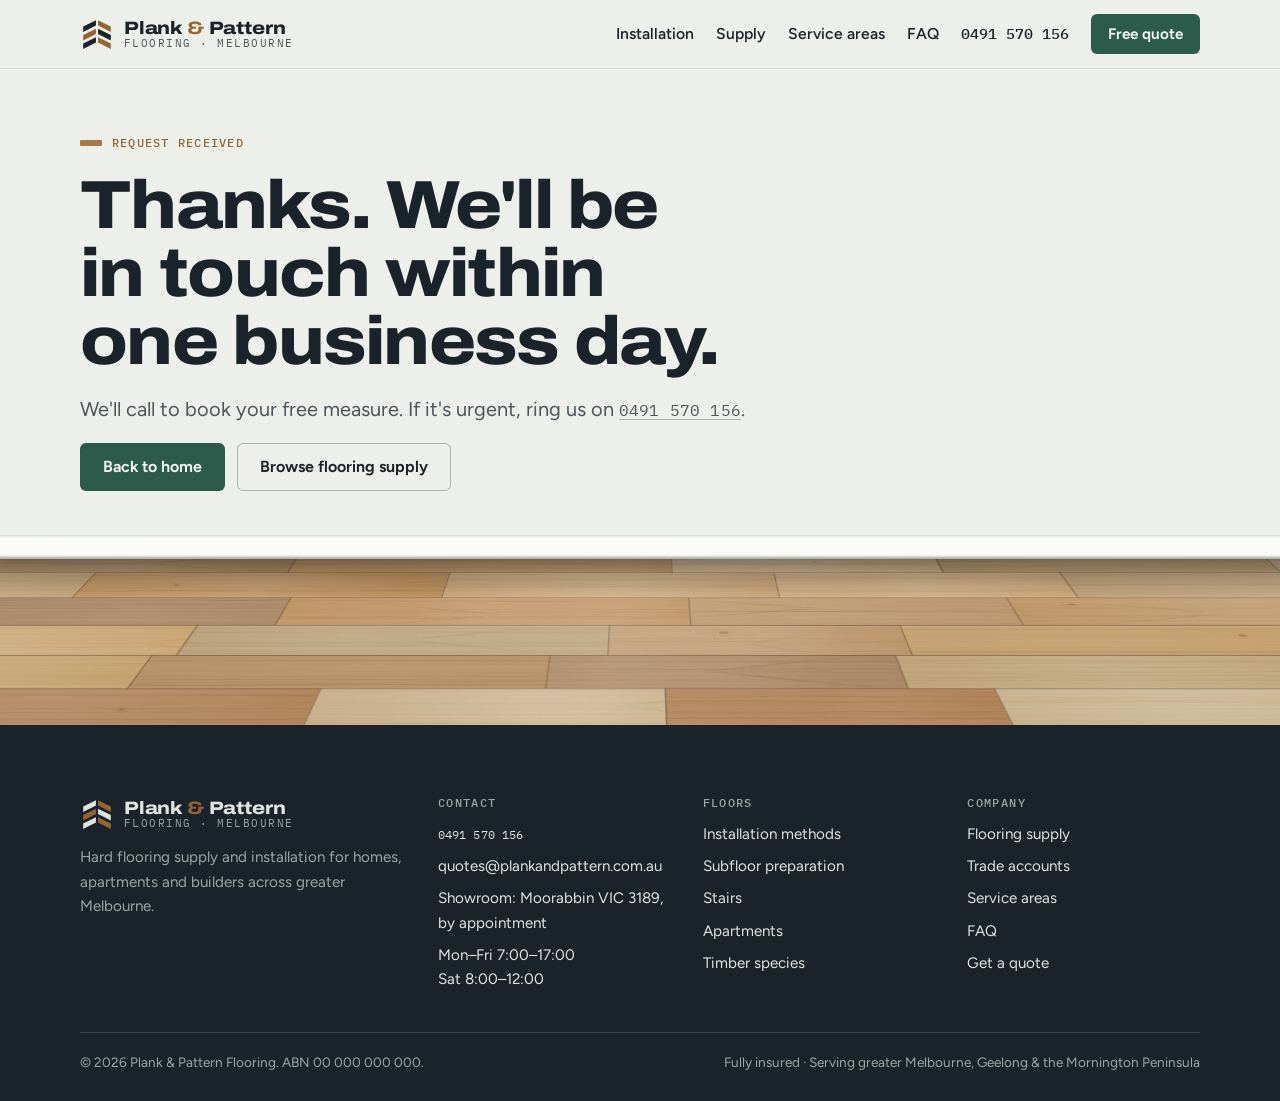
<file: thanks.html>
<!doctype html>
<html lang="en-AU">
<head>
  <meta charset="utf-8">
  <meta name="viewport" content="width=device-width, initial-scale=1, viewport-fit=cover">
  <title>Thanks, We've Got Your Request | Plank &amp; Pattern Flooring</title>
  <meta name="description" content="Your flooring quote request has been received.">
  <meta name="robots" content="noindex">
  <link rel="canonical" href="https://www.plankandpattern.com.au/thanks.html">
  <meta name="theme-color" content="#1b232a">
  <meta property="og:type" content="website">
  <meta property="og:site_name" content="Plank &amp; Pattern Flooring">
  <meta property="og:title" content="Thanks, We've Got Your Request | Plank &amp; Pattern Flooring">
  <meta property="og:description" content="Your flooring quote request has been received.">
  <meta property="og:url" content="https://www.plankandpattern.com.au/thanks.html">
  <meta property="og:image" content="https://www.plankandpattern.com.au/assets/img/og-image.jpg">
  <meta property="og:locale" content="en_AU">
  <meta name="twitter:card" content="summary_large_image">
  <link rel="icon" href="assets/img/favicon.svg" type="image/svg+xml">
  <link rel="preconnect" href="https://fonts.googleapis.com">
  <link rel="preconnect" href="https://fonts.gstatic.com" crossorigin>
  <link rel="stylesheet" href="https://fonts.googleapis.com/css2?family=Archivo:wdth,wght@62..125,500..900&amp;family=Figtree:ital,wght@0,400..700;1,400&amp;family=IBM+Plex+Mono:wght@400;500&amp;display=swap">
  <link rel="stylesheet" href="assets/css/styles.css">
</head>
<body>
  <a class="skip-link" href="#main">Skip to content</a>

  <header class="site-header">
    <div class="wrap site-header__inner">
      <a class="brand" href="index.html" aria-label="Plank &amp; Pattern Flooring, home">
        <svg class="brand__mark" viewBox="0 0 32 32" aria-hidden="true" focusable="false">
          <path class="b1" d="M3 9 15 3v5L3 14z"/><path class="b2" d="M17 3l12 6v5L17 8z"/>
          <path class="b2" d="M3 17l12-6v5L3 22z"/><path class="b1" d="M17 11l12 6v5l-12-6z"/>
          <path class="b1" d="M3 25l12-6v5L3 30z"/><path class="b2" d="M17 19l12 6v5l-12-6z"/>
        </svg>
        <span class="brand__text">
          <span class="brand__name">Plank <span class="amp">&amp;</span> Pattern</span>
          <span class="brand__sub">Flooring · Melbourne</span>
        </span>
      </a>
      <button class="nav-toggle" type="button" aria-expanded="false" aria-controls="site-nav">
        <span class="nav-toggle__bars" aria-hidden="true"><span></span><span></span><span></span></span>
        Menu
      </button>
      <nav id="site-nav" class="site-nav" aria-label="Main">
        <ul>
          <li><a href="installation.html">Installation</a></li>
          <li><a href="supply.html">Supply</a></li>
          <li><a href="service-areas.html">Service areas</a></li>
          <li><a href="index.html#faq">FAQ</a></li>
        </ul>
        <a class="nav-phone" href="tel:+61491570156">0491 570 156</a>
        <a class="btn btn--primary btn--sm" href="quote.html">Free quote</a>
      </nav>
    </div>
  </header>

  <main id="main">
    <section class="room page-hero" aria-labelledby="page-title">
      <div class="room__wall">
        <div class="wrap page-hero__inner">
          <p class="eyebrow">Request received</p>
          <h1 id="page-title">Thanks. We'll be in touch within one business day.</h1>
          <p class="lede">We'll call to book your free measure. If it's urgent, ring us on <a class="mono" href="tel:+61491570156">0491 570 156</a>.</p>
          <div class="hero-actions">
            <a class="btn btn--primary" href="index.html">Back to home</a>
            <a class="btn btn--ghost" href="supply.html">Browse flooring supply</a>
          </div>
        </div>
      </div>
      <div class="skirting" aria-hidden="true"></div>
      <div class="floor-stage floor-stage--short">
        <canvas id="thanks-floor" data-floor="engineered-oak" data-span="5600" aria-hidden="true"></canvas>
      </div>
    </section>
  </main>

  <footer class="site-footer">
    <div class="wrap footer-grid">
      <div class="footer-brand">
        <a class="brand" href="index.html" aria-label="Plank &amp; Pattern Flooring, home">
          <svg class="brand__mark" viewBox="0 0 32 32" aria-hidden="true" focusable="false">
          <path class="b1" d="M3 9 15 3v5L3 14z"/><path class="b2" d="M17 3l12 6v5L17 8z"/>
          <path class="b2" d="M3 17l12-6v5L3 22z"/><path class="b1" d="M17 11l12 6v5l-12-6z"/>
          <path class="b1" d="M3 25l12-6v5L3 30z"/><path class="b2" d="M17 19l12 6v5l-12-6z"/>
        </svg>
          <span class="brand__text">
            <span class="brand__name">Plank <span class="amp">&amp;</span> Pattern</span>
            <span class="brand__sub">Flooring · Melbourne</span>
          </span>
        </a>
        <p>Hard flooring supply and installation for homes, apartments and builders across greater Melbourne.</p>
      </div>
      <div>
        <h2>Contact</h2>
        <ul>
          <li><a class="mono" href="tel:+61491570156">0491 570 156</a></li>
          <li><a href="mailto:quotes@plankandpattern.com.au">quotes@plankandpattern.com.au</a></li>
          <li>Showroom: Moorabbin VIC 3189, by appointment</li>
          <li>Mon–Fri 7:00–17:00<br>Sat 8:00–12:00</li>
        </ul>
      </div>
      <div>
        <h2>Floors</h2>
        <ul>
          <li><a href="installation.html#methods">Installation methods</a></li>
          <li><a href="installation.html#prep">Subfloor preparation</a></li>
          <li><a href="installation.html#stairs">Stairs</a></li>
          <li><a href="installation.html#apartments">Apartments</a></li>
          <li><a href="supply.html#timber">Timber species</a></li>
        </ul>
      </div>
      <div>
        <h2>Company</h2>
        <ul>
          <li><a href="supply.html">Flooring supply</a></li>
          <li><a href="supply.html#trade">Trade accounts</a></li>
          <li><a href="service-areas.html">Service areas</a></li>
          <li><a href="index.html#faq">FAQ</a></li>
          <li><a href="quote.html">Get a quote</a></li>
        </ul>
      </div>
    </div>
    <div class="wrap footer-base">
      <span>© <span data-year>2026</span> Plank &amp; Pattern Flooring. ABN 00 000 000 000.</span>
      <span>Fully insured · Serving greater Melbourne, Geelong &amp; the Mornington Peninsula</span>
    </div>
  </footer>

  <div class="mobile-bar">
    <a class="btn btn--ghost" href="tel:+61491570156">Call us</a>
    <a class="btn btn--primary" href="quote.html">Free quote</a>
  </div>

  <script src="assets/js/main.js" defer></script>
</body>
</html>
</file>
<file: assets/css/styles.css>
/* ==========================================================================
   Plank & Pattern Flooring — site styles
   Layout concept: a room elevation. Each page opens on a "wall" with a
   skirting board, and the floor runs underneath in perspective. Content
   sections stack below like rooms, alternating limewash and paper grounds.
   ========================================================================== */

:root {
  /* Colour: limewashed wall, bluestone ink, eucalypt accent, timber detail */
  --wall: #edefea;
  --paper: #f8f9f6;
  --ink: #1b232a;
  --ink-2: #4b565d;
  --line: #cdd3cd;
  --accent: #2c5b4b;
  --accent-hover: #224a3c;
  --accent-ink: #f3f7f4;
  --timber: #96652f;
  --skirting: #fbfbf8;
  --skirting-edge: #d9ddd7;
  --focus: #c27a26;
  --shade: rgba(27, 35, 42, 0.16);
  --floor-dim: rgba(27, 35, 42, 0);
  --footer-bg: #1b232a;
  --footer-ink: #dfe4e0;
  --footer-muted: #9aa6a3;
  --ok: #2c6b45;
  --warn: #9a5b12;
  --error: #b4412b;

  /* Type */
  --font-display: "Archivo", "Arial Narrow", "Helvetica Neue", Arial, sans-serif;
  --font-body: "Figtree", system-ui, -apple-system, "Segoe UI", Roboto, sans-serif;
  --font-mono: "IBM Plex Mono", ui-monospace, SFMono-Regular, Menlo, Consolas, monospace;

  --step--1: 0.875rem;
  --step-0: 1.0625rem;
  --step-1: 1.25rem;
  --step-2: clamp(1.4rem, 1.2rem + 0.8vw, 1.75rem);
  --step-3: clamp(1.9rem, 1.4rem + 2vw, 2.75rem);
  --step-4: clamp(2.35rem, 1.5rem + 3.8vw, 4.25rem);

  /* Space */
  --gutter: clamp(16px, 4vw, 40px);
  --max: 1200px;
  --section: clamp(56px, 8vw, 104px);
  --radius: 6px;
  --header-h: 68px;
}

@media (prefers-color-scheme: dark) {
  :root:not([data-theme="light"]) {
    --wall: #161c20;
    --paper: #1d2429;
    --ink: #e6eae6;
    --ink-2: #a5afad;
    --line: #313b41;
    --accent: #84c2a6;
    --accent-hover: #9dd2b9;
    --accent-ink: #0f1c17;
    --timber: #d6a46b;
    --skirting: #2a3237;
    --skirting-edge: #3a444a;
    --focus: #e3a252;
    --shade: rgba(0, 0, 0, 0.4);
    --floor-dim: rgba(10, 14, 17, 0.28);
    --footer-bg: #0f1418;
    --footer-ink: #d9dfdb;
    --footer-muted: #8b9794;
    --ok: #8fd0a6;
    --warn: #e7b46d;
    --error: #f08a73;
    color-scheme: dark;
  }
}

:root[data-theme="dark"] {
  --wall: #161c20;
  --paper: #1d2429;
  --ink: #e6eae6;
  --ink-2: #a5afad;
  --line: #313b41;
  --accent: #84c2a6;
  --accent-hover: #9dd2b9;
  --accent-ink: #0f1c17;
  --timber: #d6a46b;
  --skirting: #2a3237;
  --skirting-edge: #3a444a;
  --focus: #e3a252;
  --shade: rgba(0, 0, 0, 0.4);
  --floor-dim: rgba(10, 14, 17, 0.28);
  --footer-bg: #0f1418;
  --footer-ink: #d9dfdb;
  --footer-muted: #8b9794;
  --ok: #8fd0a6;
  --warn: #e7b46d;
  --error: #f08a73;
  color-scheme: dark;
}

/* ---------- Base ---------- */

*,
*::before,
*::after {
  box-sizing: border-box;
}

html {
  -webkit-text-size-adjust: 100%;
  scroll-behavior: smooth;
  scroll-padding-top: calc(var(--header-h) + 16px);
}

body {
  margin: 0;
  background: var(--wall);
  color: var(--ink);
  font-family: var(--font-body);
  font-size: var(--step-0);
  line-height: 1.6;
  overflow-x: hidden;
}

img,
svg,
canvas {
  max-width: 100%;
}

h1,
h2,
h3,
h4 {
  font-family: var(--font-display);
  font-stretch: 112%;
  line-height: 1.08;
  letter-spacing: -0.015em;
  margin: 0;
  text-wrap: balance;
}

h1 {
  font-size: var(--step-4);
  font-weight: 800;
  letter-spacing: -0.025em;
  line-height: 1;
}

h2 {
  font-size: var(--step-3);
  font-weight: 780;
}

h3 {
  font-size: var(--step-1);
  font-weight: 700;
  font-stretch: 104%;
  letter-spacing: -0.005em;
}

p {
  margin: 0;
}

a {
  color: inherit;
  text-decoration-color: color-mix(in srgb, currentColor 40%, transparent);
  text-underline-offset: 0.2em;
}

a:hover {
  text-decoration-color: currentColor;
}

:focus-visible {
  outline: 3px solid var(--focus);
  outline-offset: 2px;
  border-radius: 2px;
}

ul,
ol {
  margin: 0;
  padding: 0;
}

.wrap {
  max-width: var(--max);
  margin-inline: auto;
  padding-inline: var(--gutter);
}

[hidden] {
  display: none !important;
}

.visually-hidden {
  position: absolute !important;
  width: 1px;
  height: 1px;
  overflow: hidden;
  clip: rect(0 0 0 0);
  white-space: nowrap;
}

.skip-link {
  position: absolute;
  left: 16px;
  top: -100px;
  z-index: 100;
  background: var(--ink);
  color: var(--wall);
  padding: 10px 14px;
  border-radius: var(--radius);
}

.skip-link:focus {
  top: calc(env(safe-area-inset-top, 0px) + 12px);
}

.mono {
  font-family: var(--font-mono);
  font-size: 0.82em;
  letter-spacing: 0.01em;
}

.eyebrow {
  display: inline-flex;
  align-items: center;
  gap: 10px;
  font-family: var(--font-mono);
  font-size: 0.78rem;
  font-weight: 500;
  letter-spacing: 0.1em;
  text-transform: uppercase;
  color: var(--timber);
}

.eyebrow::before {
  content: "";
  width: 22px;
  height: 6px;
  border-radius: 1px;
  background: currentColor;
  opacity: 0.85;
}

.lede {
  font-size: clamp(1.08rem, 1rem + 0.35vw, 1.25rem);
  color: var(--ink-2);
  max-width: 60ch;
}

.prose {
  max-width: 65ch;
  display: grid;
  gap: 1em;
  color: var(--ink-2);
}

.prose strong {
  color: var(--ink);
}

/* ---------- Buttons ---------- */

.btn {
  display: inline-flex;
  align-items: center;
  justify-content: center;
  gap: 8px;
  min-height: 48px;
  padding: 12px 22px;
  border-radius: var(--radius);
  border: 1.5px solid transparent;
  font-family: var(--font-body);
  font-size: 1rem;
  font-weight: 650;
  line-height: 1.2;
  text-decoration: none;
  cursor: pointer;
  transition: background-color 0.15s ease, border-color 0.15s ease, color 0.15s ease, transform 0.15s ease;
}

.btn--primary {
  background: var(--accent);
  color: var(--accent-ink);
}

.btn--primary:hover {
  background: var(--accent-hover);
}

.btn--ghost {
  border-color: color-mix(in srgb, var(--ink) 30%, transparent);
  color: var(--ink);
  background: transparent;
}

.btn--ghost:hover {
  border-color: var(--ink);
}

.btn--sm {
  min-height: 40px;
  padding: 8px 16px;
  font-size: 0.95rem;
}

.btn--block {
  width: 100%;
}

.btn:active {
  transform: translateY(1px);
}

.arrow-link {
  display: inline-flex;
  align-items: center;
  gap: 6px;
  font-weight: 650;
  color: var(--accent);
  text-decoration: none;
}

.arrow-link::after {
  content: "→";
  transition: transform 0.15s ease;
}

.arrow-link:hover::after {
  transform: translateX(3px);
}

/* ---------- Header ---------- */

.site-header {
  position: sticky;
  top: env(safe-area-inset-top, 0px);
  z-index: 50;
  background: color-mix(in srgb, var(--wall) 88%, transparent);
  backdrop-filter: saturate(1.2) blur(10px);
  -webkit-backdrop-filter: saturate(1.2) blur(10px);
  border-bottom: 1px solid color-mix(in srgb, var(--line) 70%, transparent);
}

.site-header__inner {
  display: flex;
  align-items: center;
  justify-content: space-between;
  gap: 16px;
  min-height: var(--header-h);
}

.brand {
  display: inline-flex;
  align-items: center;
  gap: 10px;
  text-decoration: none;
  color: var(--ink);
  min-width: 0;
}

.brand__mark {
  width: 34px;
  height: 34px;
  flex: none;
}

.brand__mark .b1 {
  fill: var(--ink);
}

.brand__mark .b2 {
  fill: var(--timber);
}

.brand__text {
  display: grid;
  line-height: 1.05;
}

.brand__name {
  font-family: var(--font-display);
  font-stretch: 118%;
  font-weight: 800;
  font-size: 1.12rem;
  letter-spacing: -0.01em;
  white-space: nowrap;
}

.brand__name .amp {
  color: var(--timber);
}

.brand__sub {
  font-family: var(--font-mono);
  font-size: 0.66rem;
  letter-spacing: 0.14em;
  text-transform: uppercase;
  color: var(--ink-2);
}

.site-nav {
  display: flex;
  align-items: center;
  gap: 22px;
}

.site-nav ul {
  display: flex;
  gap: 22px;
  list-style: none;
}

.site-nav ul a {
  text-decoration: none;
  font-weight: 550;
  font-size: 0.98rem;
  padding-block: 6px;
  border-bottom: 2px solid transparent;
}

.site-nav ul a:hover {
  border-bottom-color: var(--line);
}

.site-nav ul a[aria-current="page"] {
  border-bottom-color: var(--timber);
}

.nav-phone {
  font-family: var(--font-mono);
  font-size: 0.92rem;
  font-weight: 500;
  text-decoration: none;
  white-space: nowrap;
}

.nav-toggle {
  display: none;
  align-items: center;
  gap: 8px;
  min-height: 44px;
  padding: 8px 12px;
  border: 1.5px solid var(--line);
  border-radius: var(--radius);
  background: transparent;
  color: var(--ink);
  font: 600 0.95rem var(--font-body);
  cursor: pointer;
}

.nav-toggle__bars {
  display: grid;
  gap: 4px;
}

.nav-toggle__bars span {
  display: block;
  width: 18px;
  height: 2px;
  background: currentColor;
  border-radius: 1px;
}

@media (max-width: 900px) {
  .nav-toggle {
    display: inline-flex;
  }

  .site-nav {
    display: none;
    position: absolute;
    left: 0;
    right: 0;
    top: 100%;
    flex-direction: column;
    align-items: stretch;
    gap: 0;
    padding: 8px var(--gutter) 20px;
    background: var(--paper);
    border-bottom: 1px solid var(--line);
    box-shadow: 0 16px 30px var(--shade);
  }

  .site-nav.is-open {
    display: flex;
  }

  .site-nav ul {
    flex-direction: column;
    gap: 0;
  }

  .site-nav ul a {
    display: block;
    padding-block: 14px;
    border-bottom: 1px solid var(--line);
  }

  .site-nav ul a[aria-current="page"] {
    border-bottom-color: var(--line);
    color: var(--accent);
  }

  .nav-phone {
    padding-block: 16px;
  }
}

@media (max-width: 400px) {
  .brand__sub {
    display: none;
  }
}

/* ---------- Room hero: wall, skirting, floor ---------- */

.room {
  position: relative;
  isolation: isolate;
}

.room__wall {
  padding-block: clamp(32px, 5vw, 64px) clamp(28px, 3.5vw, 48px);
}

.hero-grid {
  display: grid;
  grid-template-columns: minmax(0, 1.55fr) minmax(0, 0.85fr);
  gap: clamp(28px, 5vw, 72px);
  align-items: end;
}

.hero-copy {
  display: grid;
  gap: 22px;
  min-width: 0;
}

.hero-actions {
  display: flex;
  flex-wrap: wrap;
  gap: 12px;
  align-items: center;
}

.hero-call {
  font-size: 0.98rem;
  color: var(--ink-2);
}

.hero-call a {
  font-family: var(--font-mono);
  font-weight: 500;
  color: var(--ink);
}

.spec-list {
  display: grid;
  gap: 0;
  list-style: none;
  border-top: 1px solid var(--line);
  min-width: 0;
}

.spec-list li {
  display: grid;
  grid-template-columns: 7.5rem minmax(0, 1fr);
  gap: 12px;
  padding-block: 12px;
  border-bottom: 1px solid var(--line);
  font-size: 0.97rem;
}

.spec-list .k {
  font-family: var(--font-mono);
  font-size: 0.72rem;
  letter-spacing: 0.08em;
  text-transform: uppercase;
  color: var(--ink-2);
  padding-top: 3px;
}

@media (max-width: 860px) {
  .hero-grid {
    grid-template-columns: minmax(0, 1fr);
    align-items: start;
  }
}

/* Skirting board: a painted board with a rounded top bead */
.skirting {
  position: relative;
  z-index: 2;
  height: clamp(16px, 2vw, 24px);
  background:
    linear-gradient(to bottom,
      var(--skirting-edge) 0,
      var(--skirting) 3px,
      var(--skirting) calc(100% - 4px),
      color-mix(in srgb, var(--skirting-edge) 70%, var(--ink) 30%) 100%);
  box-shadow: 0 6px 12px -4px var(--shade);
}

.floor-stage {
  position: relative;
  height: clamp(200px, 30vw, 380px);
  overflow: hidden;
  perspective: 900px;
  perspective-origin: 50% 0%;
  background: #8a6a48;
}

.floor-stage--short {
  height: clamp(110px, 13vw, 170px);
}

.floor-stage canvas {
  position: absolute;
  top: 0;
  left: 0;
  width: 100%;
  display: block;
  transform-origin: 50% 0%;
  transform: rotateX(58deg);
  transition: opacity 0.18s ease;
}

.floor-stage canvas.is-fading {
  opacity: 0.25;
}

/* Light falling across the floor from a window, plus shadow under the skirting */
.floor-stage::after {
  content: "";
  position: absolute;
  inset: 0;
  pointer-events: none;
  background:
    linear-gradient(to bottom, rgba(0, 0, 0, 0.32), rgba(0, 0, 0, 0) 22%),
    linear-gradient(100deg, rgba(255, 255, 255, 0) 30%, rgba(255, 250, 240, 0.14) 48%, rgba(255, 255, 255, 0) 66%),
    linear-gradient(var(--floor-dim), var(--floor-dim));
}

.floor-picker {
  position: absolute;
  left: 0;
  right: 0;
  bottom: clamp(12px, 2vw, 24px);
  z-index: 3;
}

.floor-picker__panel {
  display: grid;
  grid-template-columns: auto minmax(0, 1fr);
  align-items: center;
  gap: 8px 14px;
  width: fit-content;
  max-width: 100%;
  padding: 10px 12px;
  border-radius: 8px;
  background: color-mix(in srgb, var(--paper) 92%, transparent);
  backdrop-filter: blur(6px);
  -webkit-backdrop-filter: blur(6px);
  box-shadow: 0 10px 30px rgba(0, 0, 0, 0.25);
}

.floor-picker__label {
  font-family: var(--font-mono);
  font-size: 0.72rem;
  letter-spacing: 0.1em;
  text-transform: uppercase;
  color: var(--ink-2);
}

.chips {
  display: flex;
  gap: 6px;
  overflow-x: auto;
  scrollbar-width: none;
  max-width: 100%;
}

.chips::-webkit-scrollbar {
  display: none;
}

.chip {
  flex: none;
  min-height: 36px;
  padding: 6px 12px;
  border-radius: 999px;
  border: 1.5px solid var(--line);
  background: transparent;
  color: var(--ink);
  font: 600 0.88rem var(--font-body);
  cursor: pointer;
  white-space: nowrap;
}

.chip:hover {
  border-color: var(--ink-2);
}

.chip[aria-pressed="true"] {
  background: var(--ink);
  border-color: var(--ink);
  color: var(--paper);
}

.floor-picker__spec {
  grid-column: 1 / -1;
  font-family: var(--font-mono);
  font-size: 0.8rem;
  color: var(--ink-2);
  min-width: 0;
}

/* Spec strip under the hero */
.strip {
  background: var(--ink);
  color: var(--wall);
}

.strip ul {
  display: grid;
  grid-template-columns: repeat(4, minmax(0, 1fr));
  list-style: none;
}

.strip li {
  display: grid;
  gap: 2px;
  padding: 18px 18px 18px 0;
  font-size: 0.95rem;
  line-height: 1.35;
}

.strip li + li {
  padding-left: 18px;
  border-left: 1px solid color-mix(in srgb, var(--wall) 18%, transparent);
}

.strip .k {
  font-family: var(--font-mono);
  font-size: 0.7rem;
  letter-spacing: 0.1em;
  text-transform: uppercase;
  color: color-mix(in srgb, var(--wall) 62%, transparent);
}

@media (max-width: 860px) {
  .strip ul {
    grid-template-columns: repeat(2, minmax(0, 1fr));
  }

  .strip li:nth-child(3) {
    padding-left: 0;
    border-left: 0;
  }

  .strip li:nth-child(n + 3) {
    border-top: 1px solid color-mix(in srgb, var(--wall) 18%, transparent);
  }
}

/* Inner page hero */
.page-hero .room__wall {
  padding-block: clamp(36px, 5vw, 64px) clamp(28px, 3.5vw, 44px);
}

.page-hero__inner {
  display: grid;
  gap: 18px;
}

.page-hero__inner > * {
  max-width: 820px;
}

.crumbs {
  font-family: var(--font-mono);
  font-size: 0.78rem;
  color: var(--ink-2);
}

.crumbs a {
  text-decoration: none;
}

.crumbs a:hover {
  text-decoration: underline;
}

/* ---------- Sections ---------- */

.section {
  padding-block: var(--section);
}

.section--paper {
  background: var(--paper);
  border-block: 1px solid var(--line);
}

.section-head {
  display: grid;
  gap: 14px;
  max-width: 760px;
  margin-bottom: clamp(32px, 4vw, 52px);
}

.section-head > p:not(.eyebrow) {
  color: var(--ink-2);
  max-width: 62ch;
}

.split {
  display: grid;
  grid-template-columns: minmax(0, 0.9fr) minmax(0, 1.1fr);
  gap: clamp(28px, 5vw, 72px);
  align-items: start;
}

.split > * {
  min-width: 0;
}

@media (max-width: 860px) {
  .split {
    grid-template-columns: minmax(0, 1fr);
  }
}

/* Three ways to work with us */
.ways {
  display: grid;
  grid-template-columns: repeat(3, minmax(0, 1fr));
  gap: clamp(20px, 3vw, 36px);
}

.way {
  display: grid;
  grid-template-rows: auto auto 1fr auto;
  gap: 12px;
  padding-top: 20px;
  border-top: 3px solid var(--ink);
  min-width: 0;
}

.way--feature {
  border-top-color: var(--accent);
}

.way__tag {
  font-family: var(--font-mono);
  font-size: 0.72rem;
  letter-spacing: 0.1em;
  text-transform: uppercase;
  color: var(--ink-2);
}

.way p {
  color: var(--ink-2);
}

.way ul {
  list-style: none;
  display: grid;
  gap: 6px;
  font-size: 0.95rem;
}

.way li {
  display: flex;
  gap: 10px;
}

.way li::before {
  content: "";
  flex: none;
  width: 10px;
  height: 4px;
  margin-top: 0.7em;
  background: var(--timber);
  border-radius: 1px;
}

@media (max-width: 860px) {
  .ways {
    grid-template-columns: minmax(0, 1fr);
  }
}

/* Floor type cards */
.floor-grid {
  display: grid;
  grid-template-columns: repeat(3, minmax(0, 1fr));
  gap: clamp(16px, 2.4vw, 28px);
}

.floor-card {
  display: grid;
  grid-template-rows: auto 1fr;
  background: var(--paper);
  border: 1px solid var(--line);
  border-radius: var(--radius);
  overflow: hidden;
  min-width: 0;
}

.section--paper .floor-card {
  background: var(--wall);
}

.floor-card canvas {
  display: block;
  width: 100%;
  aspect-ratio: 16 / 9;
  max-width: 100%;
  background: #8a6a48;
}

.floor-card__body {
  display: grid;
  grid-template-rows: auto 1fr auto;
  gap: 10px;
  padding: 18px 20px 20px;
}

.floor-card__body p {
  color: var(--ink-2);
  font-size: 0.98rem;
}

.floor-card dl {
  display: grid;
  grid-template-columns: 6.6rem minmax(0, 1fr);
  gap: 4px 12px;
  margin: 4px 0 0;
  padding-top: 12px;
  border-top: 1px dashed var(--line);
  font-size: 0.88rem;
}

.floor-card dt {
  font-family: var(--font-mono);
  font-size: 0.72rem;
  letter-spacing: 0.06em;
  text-transform: uppercase;
  color: var(--ink-2);
  padding-top: 2px;
}

.floor-card dd {
  margin: 0;
  font-variant-numeric: tabular-nums;
}

@media (max-width: 980px) {
  .floor-grid {
    grid-template-columns: repeat(2, minmax(0, 1fr));
  }
}

@media (max-width: 620px) {
  .floor-grid {
    grid-template-columns: minmax(0, 1fr);
  }
}

/* Process steps (a real sequence) */
.steps {
  display: grid;
  grid-template-columns: repeat(5, minmax(0, 1fr));
  gap: 0;
  list-style: none;
  counter-reset: step;
}

.steps li {
  counter-increment: step;
  display: grid;
  align-content: start;
  gap: 8px;
  padding: 0 20px 0 0;
  min-width: 0;
}

.steps li::before {
  content: counter(step, decimal-leading-zero);
  display: block;
  padding-bottom: 14px;
  margin-bottom: 8px;
  border-bottom: 2px solid var(--line);
  font-family: var(--font-mono);
  font-size: 0.85rem;
  font-weight: 500;
  color: var(--timber);
}

.steps li:first-child::before {
  border-bottom-color: var(--timber);
}

.steps p {
  color: var(--ink-2);
  font-size: 0.96rem;
}

@media (max-width: 980px) {
  .steps {
    grid-template-columns: minmax(0, 1fr);
    gap: 22px;
  }

  .steps li {
    grid-template-columns: 3rem minmax(0, 1fr);
    padding: 0;
    column-gap: 14px;
  }

  .steps li::before {
    grid-row: span 2;
    padding: 0;
    margin: 0;
    border: 0;
    font-size: 1rem;
  }
}

/* Tolerance / spec panel */
.panel {
  background: var(--paper);
  border: 1px solid var(--line);
  border-radius: var(--radius);
  padding: clamp(20px, 3vw, 32px);
  min-width: 0;
}

.section--paper .panel {
  background: var(--wall);
}

.panel__title {
  font-family: var(--font-mono);
  font-stretch: 100%;
  font-weight: 500;
  line-height: 1.4;
  font-size: 0.75rem;
  letter-spacing: 0.1em;
  text-transform: uppercase;
  color: var(--ink-2);
  margin-bottom: 12px;
}

.measure {
  list-style: none;
  display: grid;
}

.measure li {
  display: grid;
  grid-template-columns: minmax(0, 1fr) auto;
  gap: 4px 18px;
  padding-block: 14px;
  border-bottom: 1px solid var(--line);
}

.measure li:last-child {
  border-bottom: 0;
}

.measure strong {
  font-weight: 650;
}

.measure .val {
  font-family: var(--font-mono);
  font-size: 0.92rem;
  font-weight: 500;
  color: var(--timber);
  text-align: right;
  white-space: nowrap;
}

.measure .note {
  grid-column: 1 / -1;
  color: var(--ink-2);
  font-size: 0.93rem;
}

/* Checklist with plank markers */
.ticks {
  list-style: none;
  display: grid;
  gap: 10px;
}

.ticks li {
  position: relative;
  padding-left: 30px;
}

.ticks li::before {
  content: "";
  position: absolute;
  left: 0;
  top: 0.2em;
  width: 18px;
  height: 18px;
  border-radius: 3px;
  background: var(--accent);
}

.ticks li::after {
  content: "";
  position: absolute;
  left: 6px;
  top: calc(0.2em + 3px);
  width: 6px;
  height: 10px;
  border: solid var(--accent-ink);
  border-width: 0 2px 2px 0;
  transform: rotate(45deg);
}

.ticks--plain li {
  padding-left: 24px;
}

.ticks--plain li::before {
  top: 0.68em;
  width: 12px;
  height: 4px;
  border-radius: 1px;
  background: var(--timber);
}

.ticks--plain li::after {
  content: none;
}

/* Areas teaser */
.region-list {
  display: grid;
  grid-template-columns: repeat(3, minmax(0, 1fr));
  gap: 0 clamp(20px, 3vw, 40px);
  list-style: none;
}

.region-list li {
  display: grid;
  align-content: start;
  gap: 2px;
  padding-block: 14px;
  border-top: 1px solid var(--line);
}

.region-list strong {
  font-family: var(--font-display);
  font-stretch: 108%;
  font-weight: 700;
}

.region-list span {
  color: var(--ink-2);
  font-size: 0.93rem;
}

@media (max-width: 860px) {
  .region-list {
    grid-template-columns: repeat(2, minmax(0, 1fr));
  }
}

@media (max-width: 520px) {
  .region-list {
    grid-template-columns: minmax(0, 1fr);
  }
}

/* FAQ */
.faq {
  display: grid;
  border-top: 1px solid var(--line);
}

.faq details {
  border-bottom: 1px solid var(--line);
}

.faq summary {
  display: flex;
  justify-content: space-between;
  align-items: baseline;
  gap: 16px;
  padding-block: 18px;
  cursor: pointer;
  list-style: none;
  font-weight: 650;
  font-size: 1.06rem;
}

.faq summary::-webkit-details-marker {
  display: none;
}

.faq summary::after {
  content: "+";
  flex: none;
  font-family: var(--font-mono);
  font-size: 1.2rem;
  line-height: 1;
  color: var(--timber);
  transition: transform 0.2s ease;
}

.faq details[open] summary::after {
  transform: rotate(45deg);
}

.faq .answer {
  padding-bottom: 20px;
  color: var(--ink-2);
  max-width: 68ch;
  display: grid;
  gap: 0.8em;
}

/* CTA band */
.cta-band {
  background: var(--accent);
  color: var(--accent-ink);
  padding-block: clamp(44px, 6vw, 72px);
}

.cta-band__inner {
  display: flex;
  flex-wrap: wrap;
  align-items: center;
  justify-content: space-between;
  gap: 24px 40px;
}

.cta-band h2 {
  font-size: var(--step-3);
  max-width: 22ch;
}

.cta-band p {
  margin-top: 10px;
  opacity: 0.9;
  max-width: 52ch;
}

.cta-band__actions {
  display: flex;
  flex-wrap: wrap;
  gap: 12px;
  align-items: center;
}

.cta-band .btn--light {
  background: var(--accent-ink);
  color: var(--accent);
}

.cta-band .btn--light:hover {
  background: color-mix(in srgb, var(--accent-ink) 88%, var(--accent));
}

.cta-band .btn--outline {
  border-color: color-mix(in srgb, var(--accent-ink) 55%, transparent);
  color: var(--accent-ink);
  font-family: var(--font-mono);
  font-weight: 500;
}

.cta-band .btn--outline:hover {
  border-color: var(--accent-ink);
}

/* Tables */
.table-wrap {
  overflow-x: auto;
  border: 1px solid var(--line);
  border-radius: var(--radius);
  background: var(--paper);
}

.section--paper .table-wrap {
  background: var(--wall);
}

table {
  width: 100%;
  border-collapse: collapse;
  min-width: 640px;
  font-size: 0.95rem;
}

th,
td {
  text-align: left;
  vertical-align: top;
  padding: 14px 16px;
  border-bottom: 1px solid var(--line);
}

thead th {
  font-family: var(--font-mono);
  font-size: 0.72rem;
  font-weight: 500;
  letter-spacing: 0.08em;
  text-transform: uppercase;
  color: var(--ink-2);
  background: color-mix(in srgb, var(--line) 30%, transparent);
}

tbody tr:last-child th,
tbody tr:last-child td {
  border-bottom: 0;
}

tbody th {
  font-weight: 650;
}

td.num {
  font-variant-numeric: tabular-nums;
  white-space: nowrap;
}

.table-note {
  margin-top: 12px;
  font-size: 0.88rem;
  color: var(--ink-2);
}

/* Janka hardness bars (to scale, 0–12 kN) */
.janka {
  display: grid;
  gap: 14px;
}

.janka__row {
  display: grid;
  grid-template-columns: 9.5rem minmax(0, 1fr) 3.6rem;
  align-items: center;
  gap: 14px;
}

.janka__name {
  font-weight: 600;
  font-size: 0.97rem;
}

.janka__track {
  position: relative;
  height: 14px;
  background: color-mix(in srgb, var(--line) 55%, transparent);
  border-radius: 2px;
  overflow: hidden;
}

.janka__bar {
  position: absolute;
  inset: 0 auto 0 0;
  width: calc(var(--kn) / 12 * 100%);
  background: linear-gradient(90deg, color-mix(in srgb, var(--timber) 75%, var(--paper)), var(--timber));
  border-radius: 2px;
}

.janka__val {
  font-family: var(--font-mono);
  font-size: 0.88rem;
  font-variant-numeric: tabular-nums;
  text-align: right;
}

.janka__axis {
  display: grid;
  grid-template-columns: 9.5rem minmax(0, 1fr) 3.6rem;
  gap: 14px;
  font-family: var(--font-mono);
  font-size: 0.72rem;
  color: var(--ink-2);
}

.janka__ticks {
  position: relative;
  height: 1.2em;
}

.janka__ticks span {
  position: absolute;
  left: calc(var(--at) / 12 * 100%);
  transform: translateX(-50%);
}

.janka__ticks span:first-child {
  transform: none;
}

.janka__ticks span:last-child {
  transform: translateX(-100%);
}

@media (max-width: 520px) {
  .janka__row,
  .janka__axis {
    grid-template-columns: 7rem minmax(0, 1fr) 3rem;
    gap: 10px;
  }
}

/* ---------- Forms & tools ---------- */

.form-grid {
  display: grid;
  grid-template-columns: repeat(2, minmax(0, 1fr));
  gap: 18px 18px;
}

.field {
  display: grid;
  gap: 6px;
  min-width: 0;
}

.field--full {
  grid-column: 1 / -1;
}

.field label,
.field legend {
  font-weight: 600;
  font-size: 0.95rem;
}

.field .hint {
  font-size: 0.85rem;
  color: var(--ink-2);
}

.field .req {
  color: var(--timber);
}

input[type="text"],
input[type="email"],
input[type="tel"],
input[type="number"],
input[type="search"],
select,
textarea {
  width: 100%;
  min-height: 48px;
  padding: 10px 12px;
  border: 1.5px solid var(--line);
  border-radius: var(--radius);
  background: var(--paper);
  color: var(--ink);
  font: 400 1rem var(--font-body);
}

.section--paper input,
.section--paper select,
.section--paper textarea {
  background: var(--wall);
}

textarea {
  min-height: 120px;
  resize: vertical;
}

input:focus-visible,
select:focus-visible,
textarea:focus-visible {
  outline: 3px solid color-mix(in srgb, var(--focus) 70%, transparent);
  outline-offset: 0;
  border-color: var(--focus);
}

.field.has-error input,
.field.has-error select,
.field.has-error textarea {
  border-color: var(--error);
}

.field__error {
  color: var(--error);
  font-size: 0.85rem;
  font-weight: 600;
}

fieldset {
  border: 0;
  margin: 0;
  padding: 0;
  min-width: 0;
}

.options {
  display: flex;
  flex-wrap: wrap;
  gap: 8px;
  margin-top: 6px;
}

.option {
  position: relative;
}

.option input {
  position: absolute;
  opacity: 0;
  inset: 0;
  cursor: pointer;
}

.option span {
  display: inline-flex;
  align-items: center;
  min-height: 42px;
  padding: 8px 14px;
  border: 1.5px solid var(--line);
  border-radius: var(--radius);
  font-weight: 600;
  font-size: 0.93rem;
  background: var(--paper);
}

.option input:checked + span {
  border-color: var(--accent);
  background: color-mix(in srgb, var(--accent) 12%, var(--paper));
  color: var(--ink);
  box-shadow: inset 0 0 0 1px var(--accent);
}

.option input:focus-visible + span {
  outline: 3px solid var(--focus);
  outline-offset: 2px;
}

.checkbox {
  display: flex;
  gap: 10px;
  align-items: flex-start;
  font-size: 0.95rem;
}

.checkbox input {
  width: 20px;
  height: 20px;
  margin-top: 2px;
  accent-color: var(--accent);
  flex: none;
}

.honeypot {
  position: absolute;
  left: -9999px;
}

.form-status {
  padding: 16px 18px;
  border-radius: var(--radius);
  border: 1.5px solid var(--line);
  background: var(--paper);
}

.form-status--ok {
  border-color: var(--ok);
}

.form-status--ok strong {
  color: var(--ok);
}

.form-status--err {
  border-color: var(--error);
}

.form-actions {
  display: flex;
  flex-wrap: wrap;
  gap: 14px;
  align-items: center;
  grid-column: 1 / -1;
}

.form-actions .fine {
  font-size: 0.85rem;
  color: var(--ink-2);
  max-width: 46ch;
}

@media (max-width: 620px) {
  .form-grid {
    grid-template-columns: minmax(0, 1fr);
  }
}

/* Quote page layout */
.quote-layout {
  display: grid;
  grid-template-columns: minmax(0, 1.25fr) minmax(0, 0.85fr);
  gap: clamp(28px, 4vw, 56px);
  align-items: start;
}

.quote-layout > * {
  min-width: 0;
}

.sticky-col {
  position: sticky;
  top: calc(env(safe-area-inset-top, 0px) + var(--header-h) + 20px);
  display: grid;
  gap: 20px;
}

@media (max-width: 960px) {
  .quote-layout {
    grid-template-columns: minmax(0, 1fr);
  }

  /* On narrow screens: price guide above the form (so it's seen updating),
     contact details below it */
  .sticky-col {
    display: contents;
  }

  .sticky-col > [data-estimate] {
    order: -1;
  }

  .sticky-col > :not([data-estimate]) {
    order: 1;
  }
}

/* Estimator / calculator output */
.calc {
  display: grid;
  gap: 16px;
}

.calc__row {
  display: grid;
  grid-template-columns: repeat(2, minmax(0, 1fr));
  gap: 14px;
}

@media (max-width: 420px) {
  .calc__row {
    grid-template-columns: minmax(0, 1fr);
  }
}

.calc__out {
  display: grid;
  gap: 4px;
  padding: 18px;
  border-radius: var(--radius);
  background: var(--ink);
  color: var(--wall);
}

.calc__out .k {
  font-family: var(--font-mono);
  font-size: 0.7rem;
  letter-spacing: 0.1em;
  text-transform: uppercase;
  color: color-mix(in srgb, var(--wall) 65%, transparent);
}

.calc__big {
  font-family: var(--font-display);
  font-stretch: 110%;
  font-weight: 800;
  font-size: clamp(1.6rem, 1.2rem + 1.6vw, 2.2rem);
  line-height: 1.1;
  font-variant-numeric: tabular-nums;
}

.calc__lines {
  display: grid;
  gap: 4px;
  margin-top: 10px;
  padding-top: 10px;
  border-top: 1px solid color-mix(in srgb, var(--wall) 20%, transparent);
  font-size: 0.9rem;
  list-style: none;
}

.calc__lines li {
  display: flex;
  justify-content: space-between;
  gap: 12px;
  font-variant-numeric: tabular-nums;
}

.calc__lines li span:last-child {
  font-family: var(--font-mono);
  font-size: 0.85rem;
  white-space: nowrap;
}

.calc__note {
  font-size: 0.84rem;
  color: var(--ink-2);
}

/* Contact card */
.contact-list {
  list-style: none;
  display: grid;
}

.contact-list li {
  display: grid;
  gap: 2px;
  padding-block: 12px;
  border-bottom: 1px solid var(--line);
}

.contact-list li:last-child {
  border-bottom: 0;
}

.contact-list .k {
  font-family: var(--font-mono);
  font-size: 0.7rem;
  letter-spacing: 0.1em;
  text-transform: uppercase;
  color: var(--ink-2);
}

.contact-list .v {
  font-weight: 600;
  overflow-wrap: anywhere;
}

.contact-list .v.mono {
  font-size: 1rem;
  font-weight: 500;
}

/* Suburb checker */
.checker {
  display: grid;
  gap: 12px;
  max-width: 640px;
}

.checker__row {
  display: flex;
  gap: 10px;
}

.checker__row input {
  flex: 1;
  min-width: 0;
}

.checker__result {
  min-height: 1.6em;
  font-weight: 600;
}

.checker__result.is-yes {
  color: var(--ok);
}

.checker__result.is-maybe {
  color: var(--warn);
}

.regions {
  display: grid;
  grid-template-columns: repeat(2, minmax(0, 1fr));
  gap: clamp(20px, 3vw, 32px);
}

.region {
  display: grid;
  align-content: start;
  gap: 12px;
  padding: clamp(18px, 2.5vw, 28px);
  background: var(--paper);
  border: 1px solid var(--line);
  border-radius: var(--radius);
  min-width: 0;
}

.region__head {
  display: flex;
  flex-wrap: wrap;
  justify-content: space-between;
  align-items: baseline;
  gap: 6px 14px;
}

.region__tag {
  font-family: var(--font-mono);
  font-size: 0.72rem;
  letter-spacing: 0.08em;
  text-transform: uppercase;
  color: var(--ink-2);
}

.region__note {
  color: var(--ink-2);
  font-size: 0.95rem;
}

.suburbs {
  display: flex;
  flex-wrap: wrap;
  gap: 6px;
  list-style: none;
}

.suburbs li {
  padding: 4px 10px;
  border-radius: 999px;
  background: color-mix(in srgb, var(--line) 45%, transparent);
  font-size: 0.88rem;
}

.suburbs li.is-match {
  background: var(--accent);
  color: var(--accent-ink);
}

@media (max-width: 760px) {
  .regions {
    grid-template-columns: minmax(0, 1fr);
  }
}

/* Two-column card grid used on inner pages */
.cards-2 {
  display: grid;
  grid-template-columns: repeat(2, minmax(0, 1fr));
  gap: clamp(16px, 2.4vw, 28px);
}

.cards-3 {
  display: grid;
  grid-template-columns: repeat(3, minmax(0, 1fr));
  gap: clamp(16px, 2.4vw, 28px);
}

.card {
  display: grid;
  align-content: start;
  gap: 10px;
  padding: clamp(18px, 2.5vw, 26px);
  background: var(--paper);
  border: 1px solid var(--line);
  border-radius: var(--radius);
  min-width: 0;
}

.section--paper .card {
  background: var(--wall);
}

.card p {
  color: var(--ink-2);
}

.card .mono {
  color: var(--timber);
}

@media (max-width: 860px) {
  .cards-3 {
    grid-template-columns: repeat(2, minmax(0, 1fr));
  }
}

@media (max-width: 620px) {
  .cards-2,
  .cards-3 {
    grid-template-columns: minmax(0, 1fr);
  }
}

.stack {
  display: grid;
  gap: clamp(28px, 4vw, 48px);
}

.note-box {
  padding: 16px 18px;
  border-left: 4px solid var(--timber);
  background: color-mix(in srgb, var(--timber) 8%, var(--paper));
  border-radius: 0 var(--radius) var(--radius) 0;
  color: var(--ink);
  font-size: 0.96rem;
}

/* ---------- Footer ---------- */

.site-footer {
  background: var(--footer-bg);
  color: var(--footer-ink);
  padding-block: clamp(48px, 6vw, 72px) 28px;
  font-size: 0.95rem;
}

.site-footer a {
  text-decoration: none;
}

.site-footer a:hover {
  text-decoration: underline;
}

.footer-grid {
  display: grid;
  grid-template-columns: minmax(0, 1.4fr) repeat(3, minmax(0, 1fr));
  gap: 32px;
}

.footer-grid > * {
  min-width: 0;
}

.footer-grid h2 {
  font-family: var(--font-mono);
  font-stretch: 100%;
  font-size: 0.72rem;
  font-weight: 500;
  letter-spacing: 0.12em;
  text-transform: uppercase;
  color: var(--footer-muted);
  margin-bottom: 12px;
}

.footer-grid ul {
  list-style: none;
  display: grid;
  gap: 8px;
}

.footer-brand {
  display: grid;
  gap: 14px;
  align-content: start;
}

.footer-brand .brand {
  color: var(--footer-ink);
}

.footer-brand .brand__mark .b1 {
  fill: var(--footer-ink);
}

.footer-brand .brand__sub {
  color: var(--footer-muted);
}

.footer-brand p {
  color: var(--footer-muted);
  max-width: 38ch;
}

.footer-base::before {
  content: "";
  position: absolute;
  top: 0;
  left: var(--gutter);
  right: var(--gutter);
  border-top: 1px solid color-mix(in srgb, var(--footer-ink) 16%, transparent);
}

.footer-base {
  position: relative;
  display: flex;
  flex-wrap: wrap;
  justify-content: space-between;
  gap: 8px 24px;
  margin-top: 40px;
  padding-top: 20px;
  color: var(--footer-muted);
  font-size: 0.85rem;
}

@media (max-width: 900px) {
  .footer-grid {
    grid-template-columns: repeat(2, minmax(0, 1fr));
  }

  .footer-brand {
    grid-column: 1 / -1;
  }
}

@media (max-width: 480px) {
  .footer-grid {
    grid-template-columns: minmax(0, 1fr);
  }
}

/* Mobile call / quote bar */
.mobile-bar {
  display: none;
}

@media (max-width: 720px) {
  .mobile-bar {
    position: fixed;
    left: 0;
    right: 0;
    bottom: 0;
    z-index: 60;
    display: grid;
    grid-template-columns: 1fr 1fr;
    gap: 8px;
    padding: 10px 16px calc(10px + env(safe-area-inset-bottom, 0px));
    background: color-mix(in srgb, var(--paper) 94%, transparent);
    backdrop-filter: blur(8px);
    -webkit-backdrop-filter: blur(8px);
    border-top: 1px solid var(--line);
  }

  .mobile-bar .btn {
    min-height: 46px;
    padding-inline: 10px;
  }

  body {
    padding-bottom: calc(68px + env(safe-area-inset-bottom, 0px));
  }
}

/* ---------- Motion ---------- */

@media (prefers-reduced-motion: reduce) {
  html {
    scroll-behavior: auto;
  }

  *,
  *::before,
  *::after {
    transition-duration: 0.01ms !important;
    animation-duration: 0.01ms !important;
  }
}

.steps--4 {
  grid-template-columns: repeat(4, minmax(0, 1fr));
}

@media (max-width: 980px) {
  .steps--4 {
    grid-template-columns: minmax(0, 1fr);
  }
}

/* On phones the at-a-glance list repeats the sections below; let the floor come up sooner */
@media (max-width: 620px) {
  .hero .spec-list {
    display: none;
  }
}

@media (max-width: 520px) {
  .floor-picker__panel {
    grid-template-columns: minmax(0, 1fr);
    width: 100%;
    gap: 6px;
  }

  .floor-picker__spec {
    font-size: 0.74rem;
  }
}
</file>
